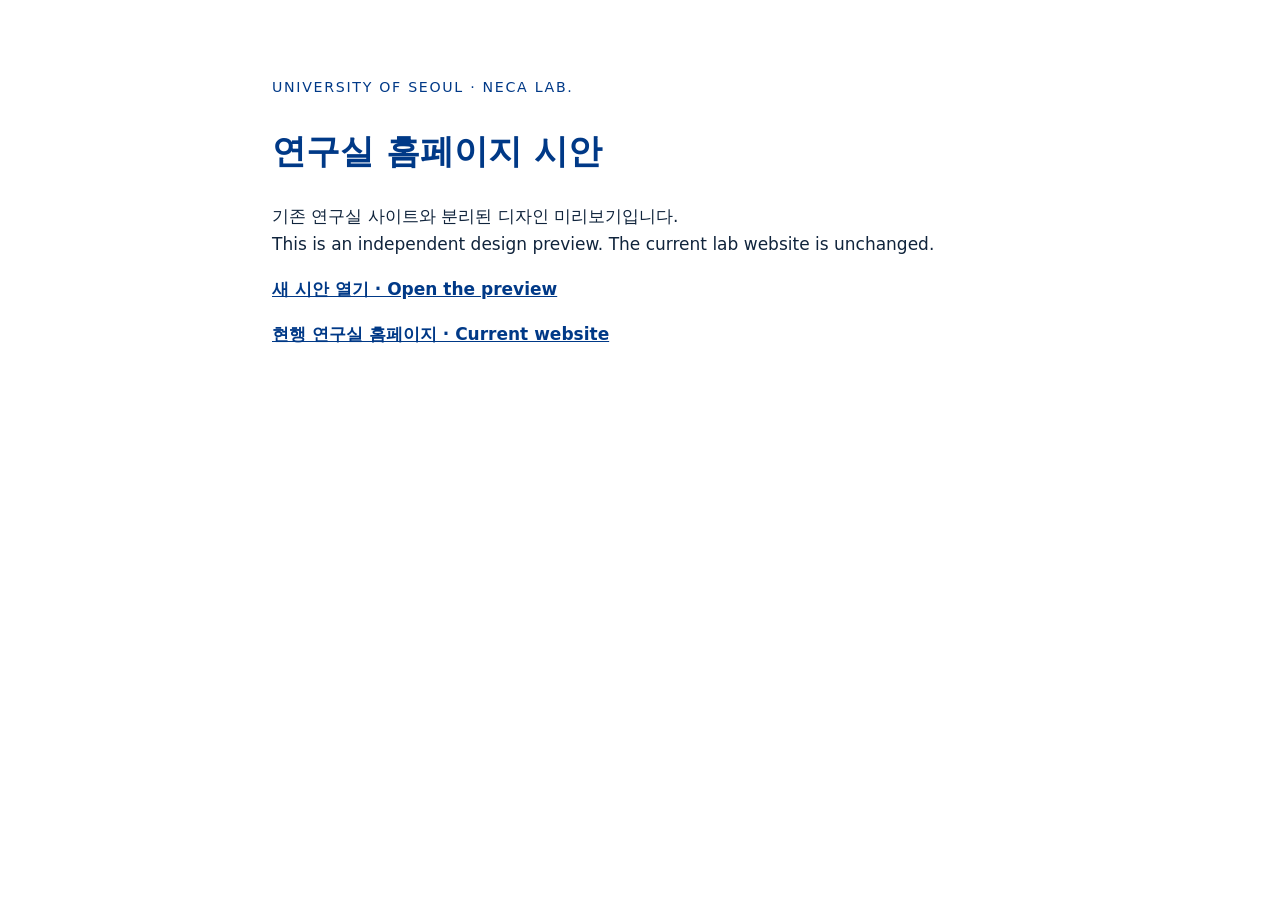
<file: index.html>
<!doctype html><html lang="ko"><meta charset="utf-8"><meta name="viewport" content="width=device-width,initial-scale=1"><meta name="robots" content="noindex,nofollow,noarchive"><title>NECA Lab. · Design Preview</title><style>body{font:17px/1.65 system-ui,sans-serif;color:#10243c;max-width:46rem;margin:8vh auto;padding:0 1.3rem}small{color:#003987;letter-spacing:.12em}h1{color:#003987}a{color:#003987;font-weight:650}</style><main><small>UNIVERSITY OF SEOUL · NECA LAB.</small><h1>연구실 홈페이지 시안</h1><p>기존 연구실 사이트와 분리된 디자인 미리보기입니다.<br><span lang="en">This is an independent design preview. The current lab website is unchanged.</span></p><p><a href="preview/index.html">새 시안 열기 · Open the preview</a></p><p><a href="https://sites.google.com/view/necalab/home">현행 연구실 홈페이지 · Current website</a></p></main></html>
</file>
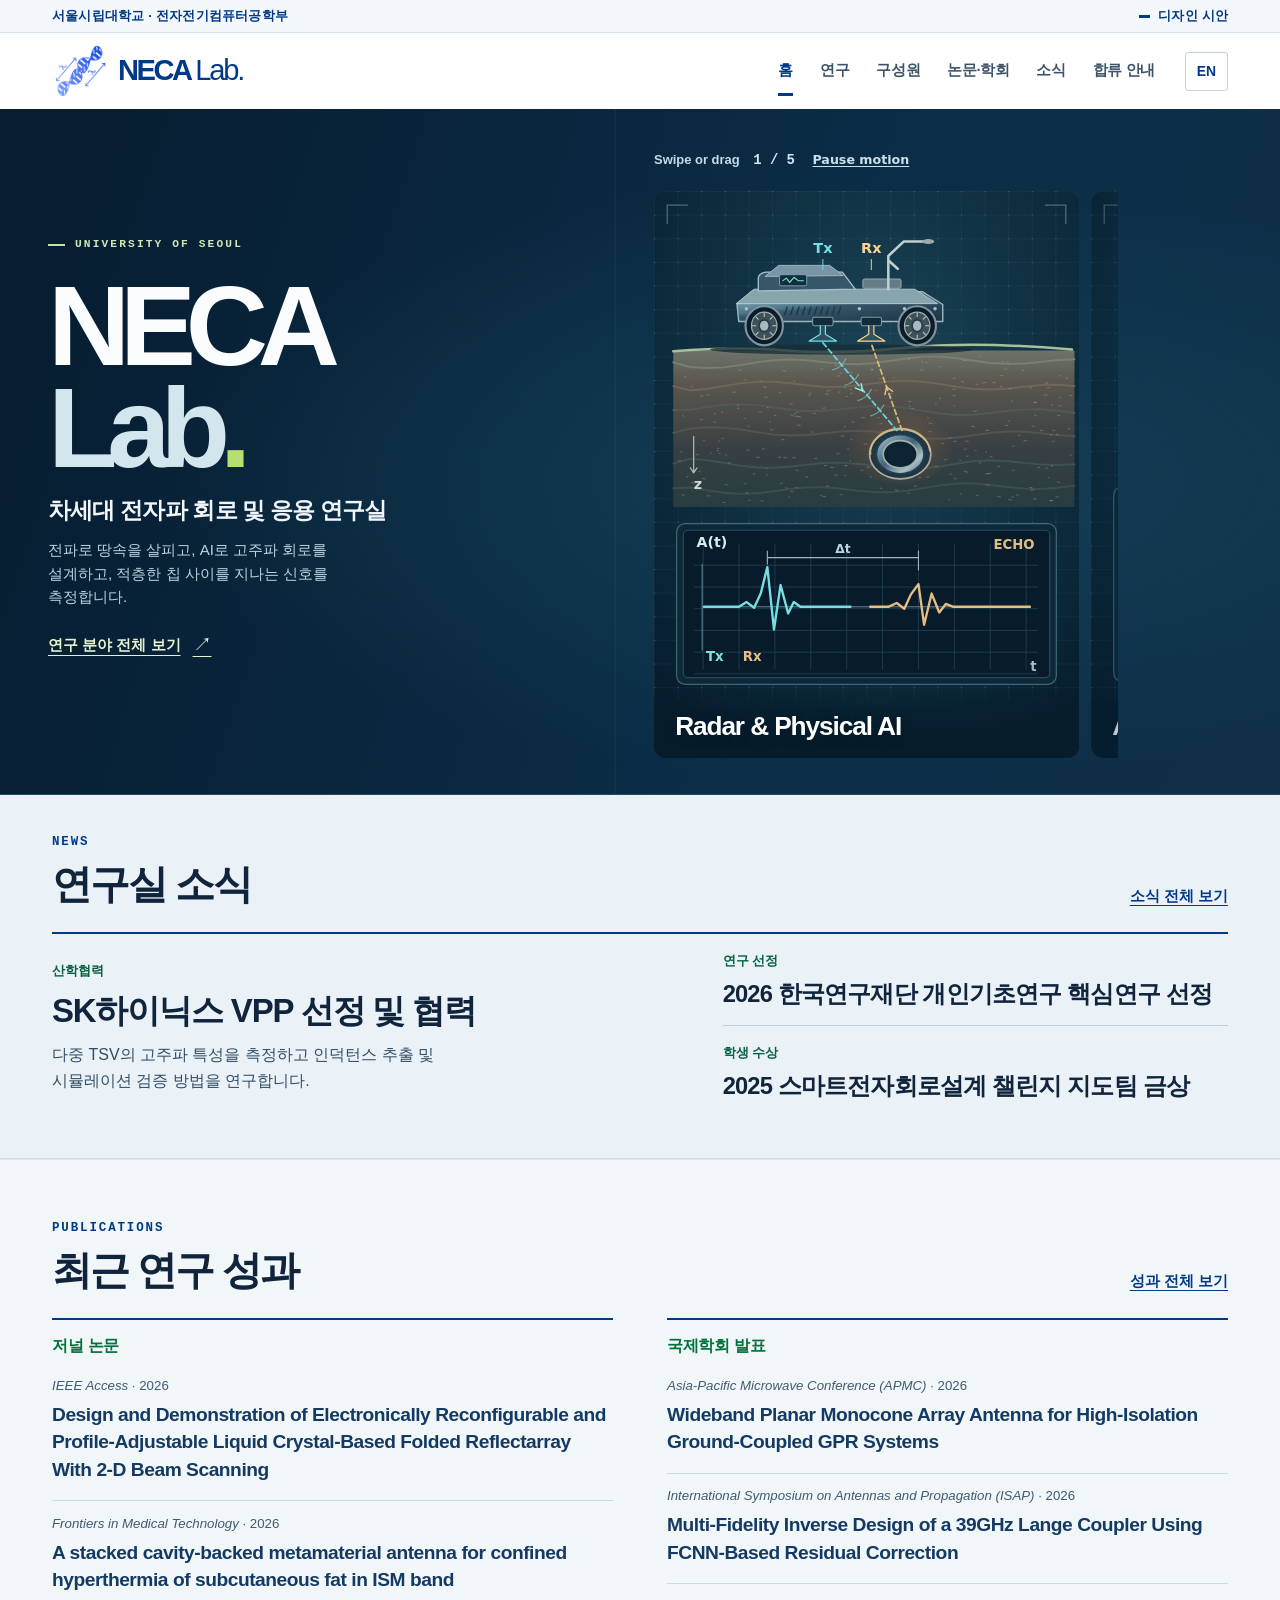
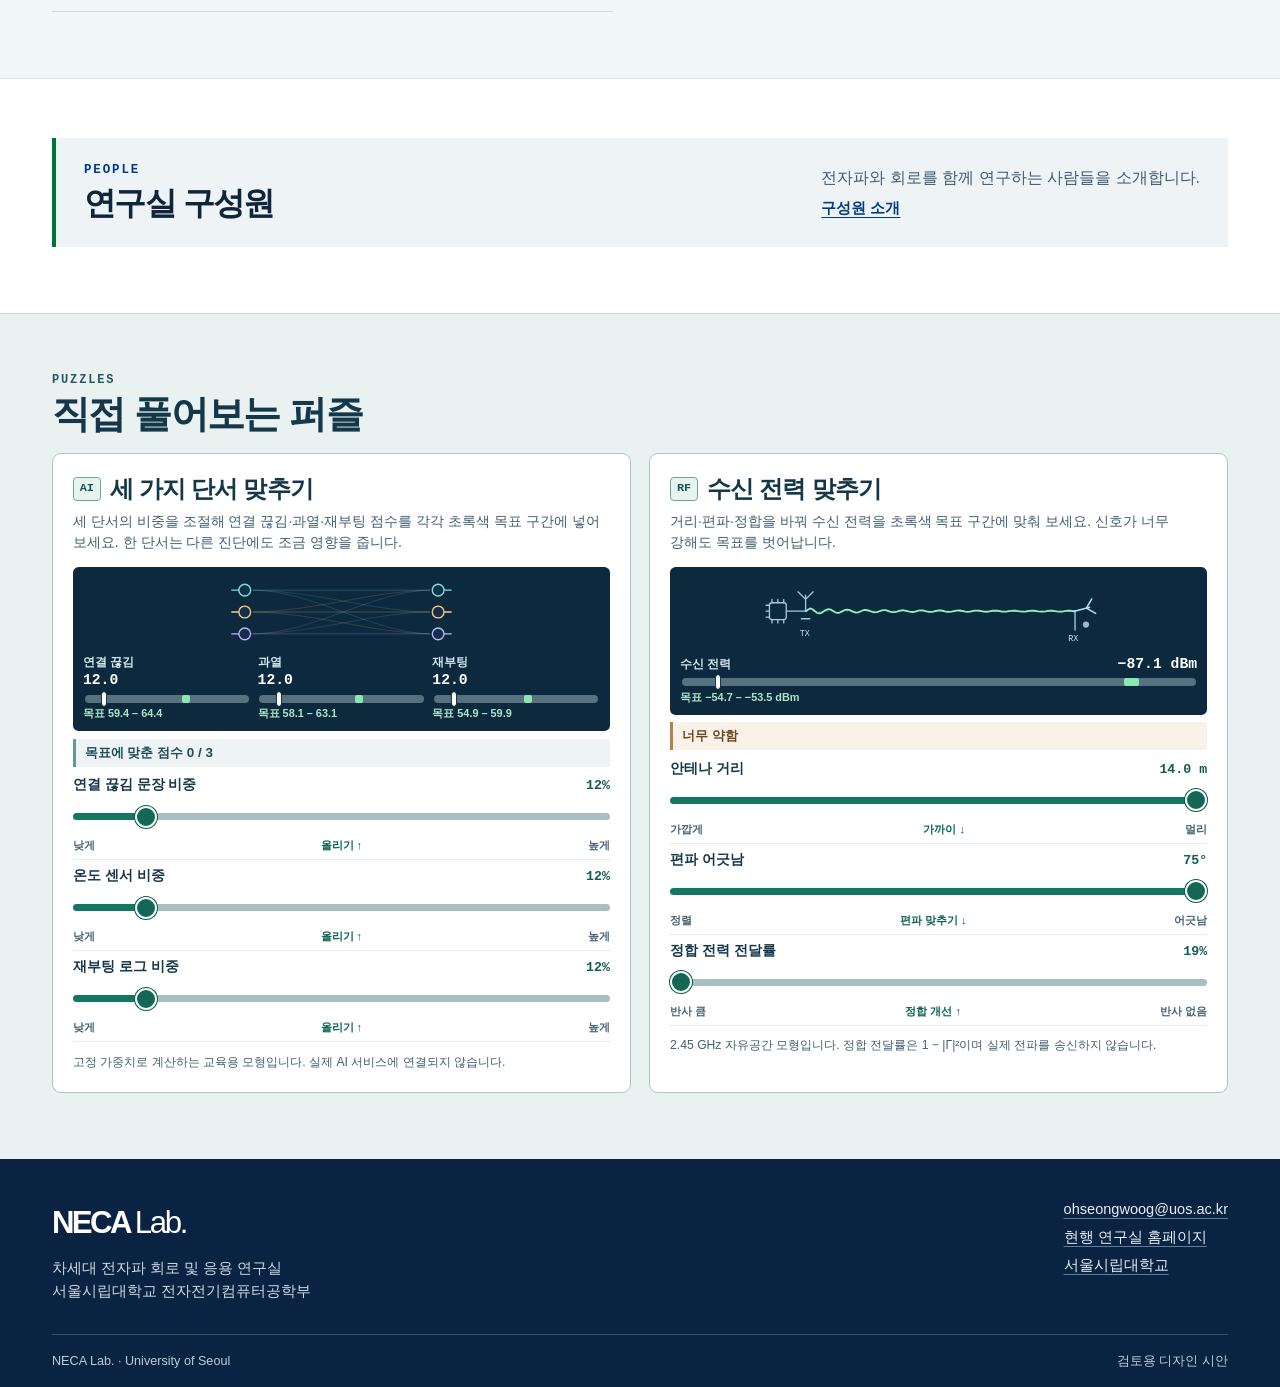
<file: preview/index.html>
<!doctype html><html lang="ko"><head><meta charset="utf-8"><meta name="viewport" content="width=device-width,initial-scale=1"><meta name="robots" content="noindex,nofollow,noarchive"><meta name="referrer" content="strict-origin-when-cross-origin"><meta name="theme-color" content="#003987"><meta name="description" content="서울시립대학교 차세대 전자파 회로 및 응용 연구실 | NECA Lab., University of Seoul."><title>NECA Lab. · 홈 / Home</title><link href="assets/site.css?v=3" rel="stylesheet"><script defer src="assets/site.js?v=3"></script><link href="assets/visual-deck.css?v=2bc188486" rel="stylesheet"><script defer src="assets/visual-deck.js?v=87546adae"></script><link href="assets/home.css?v=645af68f7" rel="stylesheet"><link href="assets/micro-labs.css?v=ef7e87cfd" rel="stylesheet"><script defer src="assets/micro-labs.js?v=e7e4e7fef"></script></head>
<body data-page="index"><a class="skip" href="#main"><span class="ko" lang="ko">본문 바로가기</span><span class="en" lang="en">Skip to content</span></a><header><div class="top"><div class="wrap"><span><span class="ko" lang="ko">서울시립대학교 · 전자전기컴퓨터공학부</span><span class="en" lang="en">University of Seoul · School of Electrical and Computer Engineering</span></span><span class="preview"><i></i><span class="ko" lang="ko">디자인 시안</span><span class="en" lang="en">Design preview</span></span></div></div><div class="bar wrap"><a class="brand" href="index.html" aria-label="NECA Lab. Home"><img class="brand-mark" src="assets/neca-logo.png" alt="NECA Lab." decoding="async" fetchpriority="high"><span class="brand-word">NECA <span>Lab.</span></span></a><nav id="navigation" aria-label="메인 메뉴 / Main menu"><a href="index.html" aria-current="page"><span class="ko" lang="ko">홈</span><span class="en" lang="en">Home</span></a><a href="research.html"><span class="ko" lang="ko">연구</span><span class="en" lang="en">Research</span></a><a href="people.html"><span class="ko" lang="ko">구성원</span><span class="en" lang="en">People</span></a><a href="publications.html"><span class="ko" lang="ko">논문·학회</span><span class="en" lang="en">Publications</span></a><a href="news.html"><span class="ko" lang="ko">소식</span><span class="en" lang="en">News</span></a><a href="join.html"><span class="ko" lang="ko">합류 안내</span><span class="en" lang="en">Join</span></a></nav><div class="nav-controls"><button type="button" id="language" hidden><span class="ko" lang="en">EN</span><span class="en" lang="ko">한국어</span></button><button type="button" class="hamb" id="menu-trigger" aria-expanded="false" aria-controls="navigation" aria-label="메뉴 / Menu" hidden><span></span><span></span></button></div></div></header><main id="main"><section class="hero"><div class="hero-inner wrap"><div class="hero-copy"><span class="eyebrow">UNIVERSITY OF SEOUL</span><h1 class="hero-wordmark" lang="en" aria-label="NECA Lab."><span class="word">NECA</span><span class="lab"> Lab<span class="term">.</span></span></h1><p class="hero-fullname"><span class="ko" lang="ko">차세대 전자파 회로 및 응용 연구실</span><span class="en" lang="en">Next-generation Electromagnetic Circuits and Applications Lab</span></p><p class="hero-story"><span class="ko" lang="ko">전파로 땅속을 살피고, AI로 고주파 회로를 설계하고, 적층한 칩 사이를 지나는 신호를 측정합니다.</span><span class="en" lang="en">We use radar to see below ground, AI to design radio-frequency circuits, and measurements to trace signals between stacked chips.</span></p><a class="hero-research-link" href="research.html"><span class="ko" lang="ko">연구 분야 전체 보기</span><span class="en" lang="en">Explore all research</span> <b aria-hidden="true">↗</b></a></div><div class="hero-gallery" id="research-areas" lang="en"><div class="visual-deck vd-portrait" style="--vd-card-total:5" data-deck data-visual-deck lang="en" role="region" aria-roledescription="carousel" aria-label="Research gallery"><div class="vd-controls" hidden><span class="vd-hint" aria-hidden="true">Swipe or drag</span><span class="vd-index" data-deck-index aria-live="polite" aria-atomic="true"></span><button type="button" data-vd-motion aria-pressed="false">Pause motion</button></div><div class="vd-track" data-deck-track id="visual-focus-track" tabindex="0" aria-keyshortcuts="ArrowLeft ArrowRight Home End Enter Space" aria-label="Research fields. Swipe, scroll sideways or drag to browse. Use the left and right arrow keys, Home or End. Press Enter for the selected field."><article class="vd-card" data-deck-card id="radar" data-field="radar"><button type="button" class="vd-card-button" data-vd-open aria-expanded="false" aria-controls="visual-focus-radar-detail" aria-label="Radar &amp; Physical AI: show explanation"><span class="vd-art"><img src="assets/portrait-radar.svg?v=39730e96e" alt="" draggable="false" width="450" height="600" decoding="async" fetchpriority='high'><svg class="vd-overlay" viewBox="0 0 450 600" preserveAspectRatio="xMidYMin meet" aria-hidden="true" focusable="false"><g transform="translate(-3 4) scale(.90)"><path d="M253 305a42 34 0 0 1 81-5" fill="none" stroke="#ffe98a" stroke-width="4" stroke-linecap="round" stroke-linejoin="round" class="art-fx accent-echo" /><path d="M202 174L289 277" fill="none" stroke="#beffff" stroke-width="6" stroke-linecap="round" stroke-linejoin="round" class="art-fx flow-first radar-down" pathLength="1" stroke-dasharray=".07 .93" /><path d="M295 277L259 175" fill="none" stroke="#ffdd90" stroke-width="6" stroke-linecap="round" stroke-linejoin="round" class="art-fx flow-late radar-return" pathLength="1" stroke-dasharray=".07 .93" /></g><path d="M229 440h19l9-4 8 6 7-15 8-11 6 43 8-33 8 20 7-9 8 3h81" fill="none" stroke="#fff1aa" stroke-width="3.4" stroke-linecap="round" stroke-linejoin="round" class="art-fx draw-end radar-read" pathLength="1" stroke-dasharray="1" /></svg></span><span class="vd-heading">Radar &amp; Physical AI</span></button></article><article class="vd-card" data-deck-card id="rf-design" data-field="rf-design"><button type="button" class="vd-card-button" data-vd-open aria-expanded="false" aria-controls="visual-focus-rf-design-detail" aria-label="AI for RF Design: show explanation"><span class="vd-art"><img src="assets/portrait-rf-design.svg?v=ebf7a358c" alt="" draggable="false" width="450" height="600" decoding="async" loading='lazy'><svg class="vd-overlay" viewBox="0 0 450 600" preserveAspectRatio="xMidYMin meet" aria-hidden="true" focusable="false"><g transform="translate(-10 -37) scale(.94)"><path d="M123.1,186L147.8,179.5L188.2,185.2L349.5,142.8L358.7,124.1L385.4,117.1" fill="none" stroke="#fff1a8" stroke-width="5.5" stroke-linecap="round" stroke-linejoin="round" class="art-fx flow-middle rf-field" pathLength="1" stroke-dasharray=".07 .93" /><path d="M176.8,247.3L201.6,240.8L212.7,213.2L374,170.8L412.5,185.4L439.2,178.4" fill="none" stroke="#fff1a8" stroke-width="5.5" stroke-linecap="round" stroke-linejoin="round" class="art-fx flow-middle rf-field" pathLength="1" stroke-dasharray=".07 .93" /></g><path d="M53 458C108 458 130 452 150 428S192 399 216 405 255 427 278 449 330 458 399 458" fill="none" stroke="#dbb888" stroke-width="3" stroke-linecap="round" stroke-linejoin="round" class="art-fx draw-first rf-candidate-1" pathLength="1" stroke-dasharray="1" /><path d="M53 458C104 458 135 450 158 417S201 381 230 389 263 416 284 447 337 458 399 458" fill="none" stroke="#b8d4cb" stroke-width="3" stroke-linecap="round" stroke-linejoin="round" class="art-fx draw-middle rf-candidate-2" pathLength="1" stroke-dasharray="1" /><path d="M53 458C107 458 142 451 161 414S207 369 234 382 267 412 288 444 339 458 399 458" fill="none" stroke="#8ffbe6" stroke-width="3" stroke-linecap="round" stroke-linejoin="round" class="art-fx draw-end rf-candidate-3" pathLength="1" stroke-dasharray="1" /></svg></span><span class="vd-heading">AI for RF Design</span></button></article><article class="vd-card" data-deck-card id="interconnects" data-field="interconnects"><button type="button" class="vd-card-button" data-vd-open aria-expanded="false" aria-controls="visual-focus-interconnects-detail" aria-label="3D Chip Interconnects: show explanation"><span class="vd-art"><img src="assets/portrait-interconnects.svg?v=af1bbf6ae" alt="" draggable="false" width="450" height="600" decoding="async" loading='lazy'><svg class="vd-overlay" viewBox="0 0 450 600" preserveAspectRatio="xMidYMin meet" aria-hidden="true" focusable="false"><g transform="translate(-24 -31) scale(1.015)"><path d="M256.9,250.2V322.2" fill="none" stroke="#ffe0a0" stroke-width="4" stroke-linecap="round" stroke-linejoin="round" class="art-fx flow-middle chip-through" pathLength="1" stroke-dasharray=".07 .93" /><path d="M316.3,292.2q-8 6 0 11" fill="none" stroke="#a6f3ee" stroke-width="3" stroke-linecap="round" stroke-linejoin="round" class="art-fx accent-echo" /><path d="M256.9,173.2V245.2" fill="none" stroke="#ffe0a0" stroke-width="4" stroke-linecap="round" stroke-linejoin="round" class="art-fx flow-middle chip-through" pathLength="1" stroke-dasharray=".07 .93" /><path d="M316.3,215.2q-8 6 0 11" fill="none" stroke="#a6f3ee" stroke-width="3" stroke-linecap="round" stroke-linejoin="round" class="art-fx accent-echo" /><path d="M256.9,96.2V168.2" fill="none" stroke="#ffe0a0" stroke-width="4" stroke-linecap="round" stroke-linejoin="round" class="art-fx flow-first chip-through" pathLength="1" stroke-dasharray=".07 .93" /><path d="M316.3,138.2q-8 6 0 11" fill="none" stroke="#a6f3ee" stroke-width="3" stroke-linecap="round" stroke-linejoin="round" class="art-fx accent-echo" /></g><path d="M54 425H108Q122 425 133 412L155 386Q163 377 176 377H396" fill="none" stroke="#ffdf98" stroke-width="3.4" stroke-linecap="round" stroke-linejoin="round" class="art-fx draw-middle chip-drive" pathLength="1" stroke-dasharray="1" /><path d="M54 463H110Q123 463 135 450T157 438Q165 438 178 449T207 463H396" fill="none" stroke="#a1fff4" stroke-width="3.3" stroke-linecap="round" stroke-linejoin="round" class="art-fx draw-end chip-couple" pathLength="1" stroke-dasharray="1" /></svg></span><span class="vd-heading">3D Chip Interconnects</span></button></article><article class="vd-card" data-deck-card id="plasma" data-field="plasma"><button type="button" class="vd-card-button" data-vd-open aria-expanded="false" aria-controls="visual-focus-plasma-detail" aria-label="RF for Fusion Plasmas: show explanation"><span class="vd-art"><img src="assets/portrait-plasma.svg?v=10148c636" alt="" draggable="false" width="450" height="600" decoding="async" loading='lazy'><svg class="vd-overlay" viewBox="0 0 450 600" preserveAspectRatio="xMidYMin meet" aria-hidden="true" focusable="false"><g transform="translate(0 45)"><path d="M379 402V365Q379 351 378 339L372 258 357 215 350 183" fill="none" stroke="#ffe69c" stroke-width="5" stroke-linecap="round" stroke-linejoin="round" class="art-fx flow-first plasma-feed" pathLength="1" stroke-dasharray=".07 .93" /></g><g transform="translate(-52 41) scale(.86)"><path d="M476 189Q462 202 476 215" fill="none" stroke="#ffdf90" stroke-width="3.1" stroke-linecap="round" stroke-linejoin="round" class="art-fx wave-1" /><path d="M465 181Q451 202 465 223" fill="none" stroke="#ffdf90" stroke-width="3.1" stroke-linecap="round" stroke-linejoin="round" class="art-fx wave-2" /><path d="M453 174Q439 202 453 230" fill="none" stroke="#ffdf90" stroke-width="3.1" stroke-linecap="round" stroke-linejoin="round" class="art-fx wave-3" /><path d="M441 171Q427 202 441 233" fill="none" stroke="#ffdf90" stroke-width="3.1" stroke-linecap="round" stroke-linejoin="round" class="art-fx wave-4" /></g></svg></span><span class="vd-heading">RF for Fusion Plasmas</span></button></article><article class="vd-card" data-deck-card id="grounded-ai" data-field="grounded-ai"><button type="button" class="vd-card-button" data-vd-open aria-expanded="false" aria-controls="visual-focus-grounded-ai-detail" aria-label="Evidence-Grounded AI: show explanation"><span class="vd-art"><img src="assets/portrait-grounded-ai.svg?v=8f47307bd" alt="" draggable="false" width="450" height="600" decoding="async" loading='lazy'><svg class="vd-overlay" viewBox="0 0 450 600" preserveAspectRatio="xMidYMin meet" aria-hidden="true" focusable="false"><g transform="translate(-22 7) scale(.90)"><polygon points="76.6,196.5 274.6,168.7 279.7,207.7 81.7,235.5" fill="#d2ff77" stroke="#c2e56a" stroke-width="2" stroke-linejoin="round" class="art-fx accent-source" /><path d="M91.2,206.6L246.2,184.9" fill="none" stroke="#28643f" stroke-width="2" stroke-linecap="round" stroke-linejoin="round" class="art-fx accent-source" /><path d="M92.2,214.6L261.2,191" fill="none" stroke="#28643f" stroke-width="2" stroke-linecap="round" stroke-linejoin="round" class="art-fx accent-source" /><path d="M93.2,222.6L225.2,204.2" fill="none" stroke="#28643f" stroke-width="2" stroke-linecap="round" stroke-linejoin="round" class="art-fx accent-source" /></g><path d="M350 95L345 107 317 121 312 160" fill="none" stroke="#9aebed" stroke-width="3.4" stroke-linecap="round" stroke-linejoin="round" class="art-fx flow-first ai-query" pathLength="1" stroke-dasharray=".07 .93" /><path d="M242 173L268 171 312 160 367 186Q391 209 357 241L322 271 298 304" fill="none" stroke="#cdeaa5" stroke-width="3.8" stroke-linecap="round" stroke-linejoin="round" class="art-fx flow-middle ai-route" pathLength="1" stroke-dasharray=".095 .905" /><g transform="translate(-442 205) scale(1.14)"><path d="M548 210H733V264H548Z" fill="none" stroke="#b8e783" stroke-width="3" stroke-linecap="round" stroke-linejoin="round" class="art-fx draw-end ai-cite" pathLength="1" stroke-dasharray="1" /></g></svg></span><span class="vd-heading">Evidence-Grounded AI</span></button></article></div><section class="vd-panel" id="visual-focus-radar-detail" data-vd-panel hidden tabindex="-1" aria-labelledby="visual-focus-radar-detail-title"><h3 id="visual-focus-radar-detail-title" data-vd-result>A later echo stands out on the time trace.</h3><p>We use radio echoes to detect obstacles and structures below ground. We also study how mobile systems use sensing and communications to choose their next move.</p><a class="vd-reference" href="research.html#radar">Explore this research field</a><button type="button" class="vd-close" data-vd-close>Close explanation</button></section><section class="vd-panel" id="visual-focus-rf-design-detail" data-vd-panel hidden tabindex="-1" aria-labelledby="visual-focus-rf-design-detail-title"><h3 id="visual-focus-rf-design-detail-title" data-vd-result>A candidate response approaches the target.</h3><p>We start with a target frequency response and use AI to propose a passive circuit layout. We compare designs in electromagnetic simulations to make better use of computing time.</p><a class="vd-reference" href="research.html#rf-design">Explore this research field</a><button type="button" class="vd-close" data-vd-close>Close explanation</button></section><section class="vd-panel" id="visual-focus-interconnects-detail" data-vd-panel hidden tabindex="-1" aria-labelledby="visual-focus-interconnects-detail-title"><h3 id="visual-focus-interconnects-detail-title" data-vd-result>A smaller ripple appears on the neighboring via.</h3><p>Tiny vertical wires called through-silicon vias (TSVs) carry signals between stacked chips. We measure how high-frequency signals travel through them and model how nearby wires affect one another.</p><a class="vd-reference" href="research.html#interconnects">Explore this research field</a><button type="button" class="vd-close" data-vd-close>Close explanation</button></section><section class="vd-panel" id="visual-focus-plasma-detail" data-vd-panel hidden tabindex="-1" aria-labelledby="visual-focus-plasma-detail-title"><h3 id="visual-focus-plasma-detail-title" data-vd-result>Wavefronts spread into the plasma edge.</h3><p>We study antennas that launch high-power radio waves into fusion plasmas. We investigate how the antenna’s shape affects the energy transferred to the plasma.</p><a class="vd-reference" href="research.html#plasma">Explore this research field</a><button type="button" class="vd-close" data-vd-close>Close explanation</button></section><section class="vd-panel" id="visual-focus-grounded-ai-detail" data-vd-panel hidden tabindex="-1" aria-labelledby="visual-focus-grounded-ai-detail-title"><h3 id="visual-focus-grounded-ai-detail-title" data-vd-result>The same citation appears beside the answer.</h3><p>We study how AI can find the rules and guidance relevant to a question. Showing the supporting passage alongside the answer lets people check it for themselves.</p><a class="vd-reference" href="research.html#grounded-ai">Explore this research field</a><button type="button" class="vd-close" data-vd-close>Close explanation</button></section><noscript><details class="vd-static"><summary>Radar &amp; Physical AI</summary><p>We use radio echoes to detect obstacles and structures below ground. We also study how mobile systems use sensing and communications to choose their next move.</p><a class="vd-reference" href="research.html#radar">Explore this research field</a></details><details class="vd-static"><summary>AI for RF Design</summary><p>We start with a target frequency response and use AI to propose a passive circuit layout. We compare designs in electromagnetic simulations to make better use of computing time.</p><a class="vd-reference" href="research.html#rf-design">Explore this research field</a></details><details class="vd-static"><summary>3D Chip Interconnects</summary><p>Tiny vertical wires called through-silicon vias (TSVs) carry signals between stacked chips. We measure how high-frequency signals travel through them and model how nearby wires affect one another.</p><a class="vd-reference" href="research.html#interconnects">Explore this research field</a></details><details class="vd-static"><summary>RF for Fusion Plasmas</summary><p>We study antennas that launch high-power radio waves into fusion plasmas. We investigate how the antenna’s shape affects the energy transferred to the plasma.</p><a class="vd-reference" href="research.html#plasma">Explore this research field</a></details><details class="vd-static"><summary>Evidence-Grounded AI</summary><p>We study how AI can find the rules and guidance relevant to a question. Showing the supporting passage alongside the answer lets people check it for themselves.</p><a class="vd-reference" href="research.html#grounded-ai">Explore this research field</a></details></noscript></div></div></div></section><section class="bulletin" id="lab-news"><div class="wrap section"><div class="sect-head"><div><span class="eyebrow">NEWS</span><h2><span class="ko" lang="ko">연구실 소식</span><span class="en" lang="en">Lab news</span></h2></div><a class="text-link" href="news.html"><span class="ko" lang="ko">소식 전체 보기</span><span class="en" lang="en">All lab news</span></a></div><div class="bulletin-layout"><article class="bulletin-item lead"><span class="news-kicker"><span class="ko" lang="ko">산학협력</span><span class="en" lang="en">Industry collaboration</span></span><h3><a href="news.html#sk-hynix-vpp"><span class="ko" lang="ko">SK하이닉스 VPP 선정 및 협력</span><span class="en" lang="en">SK hynix Visiting Partners Professor collaboration</span></a></h3><p><span class="ko" lang="ko">다중 TSV의 고주파 특성을 측정하고 인덕턴스 추출 및 시뮬레이션 검증 방법을 연구합니다.</span><span class="en" lang="en">The collaboration investigates RF characterization of multi-TSV structures, inductance extraction, and simulation validation.</span></p></article><div class="bulletin-more"><article class="bulletin-item"><span class="news-kicker"><span class="ko" lang="ko">연구 선정</span><span class="en" lang="en">Research award</span></span><h3><a href="news.html#nrf-2026"><span class="ko" lang="ko">2026 한국연구재단 개인기초연구 핵심연구 선정</span><span class="en" lang="en">National Research Foundation of Korea award</span></a></h3></article><article class="bulletin-item"><span class="news-kicker"><span class="ko" lang="ko">학생 수상</span><span class="en" lang="en">Student award</span></span><h3><a href="news.html#idec-2025"><span class="ko" lang="ko">2025 스마트전자회로설계 챌린지 지도팀 금상</span><span class="en" lang="en">Gold award at the 2025 Smart Circuit Design Challenge</span></a></h3></article></div></div></div></section><section class="tint" id="recent-outputs"><div class="wrap section"><div class="sect-head"><div><span class="eyebrow">PUBLICATIONS</span><h2><span class="ko" lang="ko">최근 연구 성과</span><span class="en" lang="en">Recent research outputs</span></h2></div><a class="text-link" href="publications.html"><span class="ko" lang="ko">성과 전체 보기</span><span class="en" lang="en">All publications</span></a></div><div class="output-grid"><div class="output-group"><h3><span class="ko" lang="ko">저널 논문</span><span class="en" lang="en">Peer-reviewed journals</span></h3><ul><li data-kind="journal"><span class="output-meta"><i lang="en">IEEE Access</i> · 2026</span><h4 lang="en"><a href="publications.html#journal-1">Design and Demonstration of Electronically Reconfigurable and Profile-Adjustable Liquid Crystal-Based Folded Reflectarray With 2-D Beam Scanning</a></h4></li><li data-kind="journal"><span class="output-meta"><i lang="en">Frontiers in Medical Technology</i> · 2026</span><h4 lang="en"><a href="publications.html#journal-2">A stacked cavity-backed metamaterial antenna for confined hyperthermia of subcutaneous fat in ISM band</a></h4></li></ul></div><div class="output-group"><h3><span class="ko" lang="ko">국제학회 발표</span><span class="en" lang="en">International conference presentations</span></h3><ul><li data-kind="conference"><span class="output-meta"><i lang="en">Asia-Pacific Microwave Conference (APMC)</i> · 2026</span><h4 lang="en"><a href="publications.html#conference-1">Wideband Planar Monocone Array Antenna for High-Isolation Ground-Coupled GPR Systems</a></h4></li><li data-kind="conference"><span class="output-meta"><i lang="en">International Symposium on Antennas and Propagation (ISAP)</i> · 2026</span><h4 lang="en"><a href="publications.html#conference-2">Multi-Fidelity Inverse Design of a 39GHz Lange Coupler Using FCNN-Based Residual Correction</a></h4></li></ul></div></div></div></section><section class="section wrap"><div class="team-strip"><div><span class="eyebrow">PEOPLE</span><h2><span class="ko" lang="ko">연구실 구성원</span><span class="en" lang="en">Meet the team</span></h2></div><div><p><span class="ko" lang="ko">전자파와 회로를 함께 연구하는 사람들을 소개합니다.</span><span class="en" lang="en">Meet the people studying electromagnetic waves and circuits together.</span></p><a class="text-link" href="people.html"><span class="ko" lang="ko">구성원 소개</span><span class="en" lang="en">Browse people</span></a></div></div></section><section class="micro-puzzles" id="hands-on" aria-labelledby="puzzles-title"><div class="wrap section"><header class="puzzles-heading"><p>PUZZLES</p><h2 id="puzzles-title"><span class="ko" lang="ko">직접 풀어보는 퍼즐</span><span class="en" lang="en">Hands-on puzzles</span></h2></header><div class="puzzles-grid"><article class="micro-card puzzle-card" data-lab="ai" id="lab-ai" aria-labelledby="lab-ai-title"><span id="puzzle-ai" class="micro-alias" aria-hidden="true"></span>
<header class="puzzle-card-head"><span class="puzzle-badge">AI</span><h3 id="lab-ai-title"><span class="ko" lang="ko">세 가지 단서 맞추기</span><span class="en" lang="en">Balance three clues</span></h3></header>
<p class="puzzle-help" id="lab-ai-help"><span class="ko" lang="ko">세 단서의 비중을 조절해 연결 끊김·과열·재부팅 점수를 각각 초록색 목표 구간에 넣어 보세요. 한 단서는 다른 진단에도 조금 영향을 줍니다.</span><span class="en" lang="en">Adjust the three clues until the Wi-Fi fault, overheating and reboot scores land in their green bands. Each clue also nudges the other two scores.</span></p>
<div class="puzzle-stage"><svg class="puzzle-diagram puzzle-ai-plot" viewBox="0 0 282 88" aria-hidden="true"><path data-channel="0" data-main="1" d="M36 18C104 18 183 18 246 18" stroke="#7fe2db" stroke-linecap="round" fill="none"/><path data-channel="0" data-main="0" d="M36 18C104 18 183 44 246 44" stroke="#7fe2db" stroke-linecap="round" fill="none"/><path data-channel="0" data-main="0" d="M36 18C104 18 183 70 246 70" stroke="#7fe2db" stroke-linecap="round" fill="none"/><path data-channel="1" data-main="0" d="M36 44C104 44 183 18 246 18" stroke="#ffc788" stroke-linecap="round" fill="none"/><path data-channel="1" data-main="1" d="M36 44C104 44 183 44 246 44" stroke="#ffc788" stroke-linecap="round" fill="none"/><path data-channel="1" data-main="0" d="M36 44C104 44 183 70 246 70" stroke="#ffc788" stroke-linecap="round" fill="none"/><path data-channel="2" data-main="0" d="M36 70C104 70 183 18 246 18" stroke="#c3b2ff" stroke-linecap="round" fill="none"/><path data-channel="2" data-main="0" d="M36 70C104 70 183 44 246 44" stroke="#c3b2ff" stroke-linecap="round" fill="none"/><path data-channel="2" data-main="1" d="M36 70C104 70 183 70 246 70" stroke="#c3b2ff" stroke-linecap="round" fill="none"/><g stroke="#7fe2db" stroke-width="1.6" fill="#123149"><circle cx="26" cy="18" r="7"/><circle cx="256" cy="18" r="7"/><path d="M10 18h9m244 0h9"/></g><g stroke="#ffc788" stroke-width="1.6" fill="#123149"><circle cx="26" cy="44" r="7"/><circle cx="256" cy="44" r="7"/><path d="M10 44h9m244 0h9"/></g><g stroke="#c3b2ff" stroke-width="1.6" fill="#123149"><circle cx="26" cy="70" r="7"/><circle cx="256" cy="70" r="7"/><path d="M10 70h9m244 0h9"/></g></svg><div class="puzzle-score-grid"><div class="puzzle-score"><span><span class="ko" lang="ko">연결 끊김</span><span class="en" lang="en">Wi-Fi fault</span></span><strong data-score="text">—</strong><div class="puzzle-track" aria-hidden="true" data-track="text"><span data-target="text"></span><i data-marker="text"></i></div><span class="puzzle-target-label" data-band="text">—</span></div><div class="puzzle-score"><span><span class="ko" lang="ko">과열</span><span class="en" lang="en">Overheating</span></span><strong data-score="sensor">—</strong><div class="puzzle-track" aria-hidden="true" data-track="sensor"><span data-target="sensor"></span><i data-marker="sensor"></i></div><span class="puzzle-target-label" data-band="sensor">—</span></div><div class="puzzle-score"><span><span class="ko" lang="ko">재부팅</span><span class="en" lang="en">Reboot fault</span></span><strong data-score="log">—</strong><div class="puzzle-track" aria-hidden="true" data-track="log"><span data-target="log"></span><i data-marker="log"></i></div><span class="puzzle-target-label" data-band="log">—</span></div></div></div>
<p class="puzzle-outcome" data-outcome role="status" aria-live="polite" aria-atomic="true"></p><div class="puzzle-knobs"><div class="puzzle-knob"><div class="puzzle-knob-line"><label for="lab-ai-text"><span class="ko" lang="ko">연결 끊김 문장 비중</span><span class="en" lang="en">Wi-Fi report weight</span></label><output data-knob-value="text" for="lab-ai-text" aria-hidden="true"></output></div><input id="lab-ai-text" data-knob="text" type="range" min="0" max="100" step="1" value="12" aria-describedby="lab-ai-help" disabled><div class="puzzle-knob-scale"><span><span class="ko" lang="ko">낮게</span><span class="en" lang="en">Low</span></span><span data-knob-hint="text"></span><span><span class="ko" lang="ko">높게</span><span class="en" lang="en">High</span></span></div></div><div class="puzzle-knob"><div class="puzzle-knob-line"><label for="lab-ai-sensor"><span class="ko" lang="ko">온도 센서 비중</span><span class="en" lang="en">Thermal sensor weight</span></label><output data-knob-value="sensor" for="lab-ai-sensor" aria-hidden="true"></output></div><input id="lab-ai-sensor" data-knob="sensor" type="range" min="0" max="100" step="1" value="12" aria-describedby="lab-ai-help" disabled><div class="puzzle-knob-scale"><span><span class="ko" lang="ko">낮게</span><span class="en" lang="en">Low</span></span><span data-knob-hint="sensor"></span><span><span class="ko" lang="ko">높게</span><span class="en" lang="en">High</span></span></div></div><div class="puzzle-knob"><div class="puzzle-knob-line"><label for="lab-ai-log"><span class="ko" lang="ko">재부팅 로그 비중</span><span class="en" lang="en">Reboot log weight</span></label><output data-knob-value="log" for="lab-ai-log" aria-hidden="true"></output></div><input id="lab-ai-log" data-knob="log" type="range" min="0" max="100" step="1" value="12" aria-describedby="lab-ai-help" disabled><div class="puzzle-knob-scale"><span><span class="ko" lang="ko">낮게</span><span class="en" lang="en">Low</span></span><span data-knob-hint="log"></span><span><span class="ko" lang="ko">높게</span><span class="en" lang="en">High</span></span></div></div></div>
<p class="puzzle-note"><span class="ko" lang="ko">고정 가중치로 계산하는 교육용 모형입니다. 실제 AI 서비스에 연결되지 않습니다.</span><span class="en" lang="en">A fixed-weight teaching model. It does not connect to an AI service.</span></p></article><article class="micro-card puzzle-card" data-lab="rf" id="lab-rf" aria-labelledby="lab-rf-title"><span id="puzzle-rf" class="micro-alias" aria-hidden="true"></span>
<header class="puzzle-card-head"><span class="puzzle-badge">RF</span><h3 id="lab-rf-title"><span class="ko" lang="ko">수신 전력 맞추기</span><span class="en" lang="en">Tune the radio link</span></h3></header>
<p class="puzzle-help" id="lab-rf-help"><span class="ko" lang="ko">거리·편파·정합을 바꿔 수신 전력을 초록색 목표 구간에 맞춰 보세요. 신호가 너무 강해도 목표를 벗어납니다.</span><span class="en" lang="en">Adjust distance, polarization and matching until the receive power lands in the green target band. A signal can also be too strong.</span></p>
<div class="puzzle-stage"><svg class="puzzle-diagram puzzle-rf-plot" viewBox="0 0 420 88" aria-hidden="true"><g stroke="#a2c9df" stroke-width="1.55" fill="none" stroke-linecap="round" stroke-linejoin="round"><rect x="9" y="33" width="20" height="20" rx="3"/><path d="M12 29v4m7-4v4m7-4v4m-14 20v4m7-4v4m7-4v4m-21-21h4m-4 7h4m-4 7h4m20-7h23m0 0V24m0 5-9-9m9 9 9-9m-14 32h10"/></g><path d="M52 43H380" stroke="#47657b" stroke-dasharray="3 5"/><path data-wave fill="none" d="" stroke="#91f0c1" stroke-width="2.15" stroke-linejoin="round" stroke-linecap="round"/><g data-receiver transform="translate(365,0)"><path d="M0 66V44" stroke="#96c6dc" fill="none" stroke-width="1.7"/><g data-rf-axis><path d="M0 45V25m0 4-9-9m9 9 9-9" stroke="#b4e1f3" stroke-width="1.8" fill="none" stroke-linecap="round"/></g><circle data-rf-light cx="13" cy="59" r="3.7" fill="#b4e1f3"/><text x="-8" y="79" fill="#c6e4f4" font-size="10" font-family="monospace">RX</text></g><text x="45" y="72" fill="#c6e4f4" font-size="10" font-family="monospace">TX</text></svg><div class="puzzle-score puzzle-rf-score"><span><span class="ko" lang="ko">수신 전력</span><span class="en" lang="en">Receive power</span></span><strong data-score="power">—</strong><div class="puzzle-track" aria-hidden="true" data-track="power"><span data-target="power"></span><i data-marker="power"></i></div><span class="puzzle-target-label" data-band="power">—</span></div></div>
<p class="puzzle-outcome" data-outcome role="status" aria-live="polite" aria-atomic="true"></p><div class="puzzle-knobs"><div class="puzzle-knob"><div class="puzzle-knob-line"><label for="lab-rf-distance"><span class="ko" lang="ko">안테나 거리</span><span class="en" lang="en">Antenna distance</span></label><output data-knob-value="distance" for="lab-rf-distance" aria-hidden="true"></output></div><input id="lab-rf-distance" data-knob="distance" type="range" min="2" max="14" step="0.1" value="14" aria-describedby="lab-rf-help" disabled><div class="puzzle-knob-scale"><span><span class="ko" lang="ko">가깝게</span><span class="en" lang="en">Near</span></span><span data-knob-hint="distance"></span><span><span class="ko" lang="ko">멀리</span><span class="en" lang="en">Far</span></span></div></div><div class="puzzle-knob"><div class="puzzle-knob-line"><label for="lab-rf-angle"><span class="ko" lang="ko">편파 어긋남</span><span class="en" lang="en">Polarization mismatch</span></label><output data-knob-value="angle" for="lab-rf-angle" aria-hidden="true"></output></div><input id="lab-rf-angle" data-knob="angle" type="range" min="0" max="75" step="1" value="75" aria-describedby="lab-rf-help" disabled><div class="puzzle-knob-scale"><span><span class="ko" lang="ko">정렬</span><span class="en" lang="en">Aligned</span></span><span data-knob-hint="angle"></span><span><span class="ko" lang="ko">어긋남</span><span class="en" lang="en">Misaligned</span></span></div></div><div class="puzzle-knob"><div class="puzzle-knob-line"><label for="lab-rf-match"><span class="ko" lang="ko">정합 전력 전달률</span><span class="en" lang="en">Matching efficiency</span></label><output data-knob-value="match" for="lab-rf-match" aria-hidden="true"></output></div><input id="lab-rf-match" data-knob="match" type="range" min="19" max="100" step="1" value="19" aria-describedby="lab-rf-help" disabled><div class="puzzle-knob-scale"><span><span class="ko" lang="ko">반사 큼</span><span class="en" lang="en">More reflection</span></span><span data-knob-hint="match"></span><span><span class="ko" lang="ko">반사 없음</span><span class="en" lang="en">No reflection</span></span></div></div></div>
<p class="puzzle-note"><span class="ko" lang="ko">2.45 GHz 자유공간 모형입니다. 정합 전달률은 1 − |Γ|²이며 실제 전파를 송신하지 않습니다.</span><span class="en" lang="en">A 2.45 GHz free-space model. Matching efficiency is 1 − |Γ|². No radio waves are transmitted.</span></p></article></div><noscript><p><span class="ko" lang="ko">퍼즐을 풀려면 자바스크립트를 켜 주세요.</span><span class="en" lang="en">Enable JavaScript to play the puzzles.</span></p></noscript></div></section></main><footer><div class="foot-main wrap"><div><div class="foot-logo">NECA <span>Lab.</span></div><p><span class="ko" lang="ko">차세대 전자파 회로 및 응용 연구실</span><span class="en" lang="en">Next-gen. Electromagnetic Circuits and Application Lab.</span><br><span class="ko" lang="ko">서울시립대학교 전자전기컴퓨터공학부</span><span class="en" lang="en">School of Electrical and Computer Engineering, University of Seoul</span></p></div><div class="footer-links"><a href="mailto:ohseongwoog@uos.ac.kr">ohseongwoog@uos.ac.kr</a><a href="https://sites.google.com/view/necalab/home"><span class="ko" lang="ko">현행 연구실 홈페이지</span><span class="en" lang="en">Current lab website</span></a><a href="https://www.uos.ac.kr/"><span class="ko" lang="ko">서울시립대학교</span><span class="en" lang="en">University of Seoul</span></a></div></div><div class="foot-base wrap"><span>NECA Lab. · University of Seoul</span><span><span class="ko" lang="ko">검토용 디자인 시안</span><span class="en" lang="en">Website design preview</span></span></div></footer></body></html>
</file>
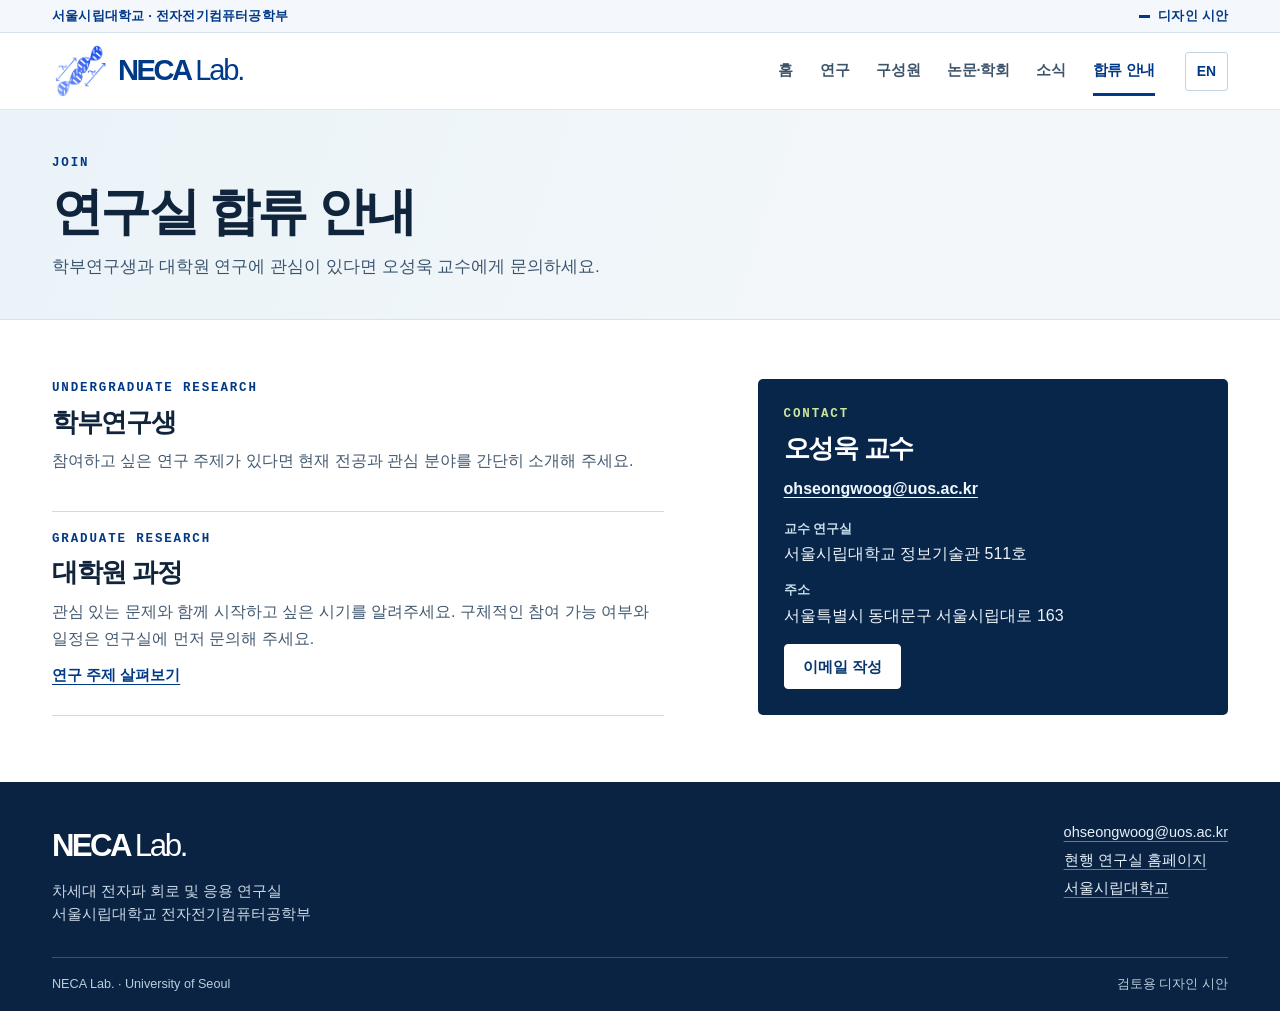
<file: preview/join.html>
<!doctype html><html lang="ko"><head><meta charset="utf-8"><meta name="viewport" content="width=device-width,initial-scale=1"><meta name="robots" content="noindex,nofollow,noarchive"><meta name="referrer" content="strict-origin-when-cross-origin"><meta name="theme-color" content="#003987"><meta name="description" content="서울시립대학교 차세대 전자파 회로 및 응용 연구실 | NECA Lab., University of Seoul."><title>NECA Lab. · 합류 안내 / Join</title><link href="assets/site.css?v=3" rel="stylesheet"><script defer src="assets/site.js?v=3"></script></head>
<body data-page="join"><a class="skip" href="#main"><span class="ko" lang="ko">본문 바로가기</span><span class="en" lang="en">Skip to content</span></a><header><div class="top"><div class="wrap"><span><span class="ko" lang="ko">서울시립대학교 · 전자전기컴퓨터공학부</span><span class="en" lang="en">University of Seoul · School of Electrical and Computer Engineering</span></span><span class="preview"><i></i><span class="ko" lang="ko">디자인 시안</span><span class="en" lang="en">Design preview</span></span></div></div><div class="bar wrap"><a class="brand" href="index.html" aria-label="NECA Lab. Home"><img class="brand-mark" src="assets/neca-logo.png" alt="NECA Lab." decoding="async" fetchpriority="high"><span class="brand-word">NECA <span>Lab.</span></span></a><nav id="navigation" aria-label="메인 메뉴 / Main menu"><a href="index.html"><span class="ko" lang="ko">홈</span><span class="en" lang="en">Home</span></a><a href="research.html"><span class="ko" lang="ko">연구</span><span class="en" lang="en">Research</span></a><a href="people.html"><span class="ko" lang="ko">구성원</span><span class="en" lang="en">People</span></a><a href="publications.html"><span class="ko" lang="ko">논문·학회</span><span class="en" lang="en">Publications</span></a><a href="news.html"><span class="ko" lang="ko">소식</span><span class="en" lang="en">News</span></a><a href="join.html" aria-current="page"><span class="ko" lang="ko">합류 안내</span><span class="en" lang="en">Join</span></a></nav><div class="nav-controls"><button type="button" id="language" hidden><span class="ko" lang="en">EN</span><span class="en" lang="ko">한국어</span></button><button type="button" class="hamb" id="menu-trigger" aria-expanded="false" aria-controls="navigation" aria-label="메뉴 / Menu" hidden><span></span><span></span></button></div></div></header><main id="main"><section class="intro"><div class="wrap"><span class="eyebrow">JOIN</span><h1><span class="ko" lang="ko">연구실 합류 안내</span><span class="en" lang="en">Join the lab</span></h1><p><span class="ko" lang="ko">학부연구생과 대학원 연구에 관심이 있다면 오성욱 교수에게 문의하세요.</span><span class="en" lang="en">Undergraduate and prospective graduate researchers are welcome to contact Prof. Seongwoog Oh.</span></p></div></section><section class="section wrap join-layout"><div><div class="join-section"><span class="eyebrow">UNDERGRADUATE RESEARCH</span><h2><span class="ko" lang="ko">학부연구생</span><span class="en" lang="en">Undergraduate research</span></h2><p><span class="ko" lang="ko">참여하고 싶은 연구 주제가 있다면 현재 전공과 관심 분야를 간단히 소개해 주세요.</span><span class="en" lang="en">If a research area interests you, introduce your academic background and the topic you would like to explore.</span></p></div><div class="join-section"><span class="eyebrow">GRADUATE RESEARCH</span><h2><span class="ko" lang="ko">대학원 과정</span><span class="en" lang="en">Graduate study</span></h2><p><span class="ko" lang="ko">관심 있는 문제와 함께 시작하고 싶은 시기를 알려주세요. 구체적인 참여 가능 여부와 일정은 연구실에 먼저 문의해 주세요.</span><span class="en" lang="en">Tell us about your research interests and when you hope to start. Contact the lab to discuss availability and timing.</span></p><a class="text-link" href="research.html"><span class="ko" lang="ko">연구 주제 살펴보기</span><span class="en" lang="en">Explore research topics</span></a></div></div><aside class="contact-card"><span class="eyebrow">CONTACT</span><h2><span class="ko" lang="ko">오성욱 교수</span><span class="en" lang="en">Prof. Seongwoog Oh</span></h2><a class="email" href="mailto:ohseongwoog@uos.ac.kr">ohseongwoog@uos.ac.kr</a><dl><dt><span class="ko" lang="ko">교수 연구실</span><span class="en" lang="en">Faculty office</span></dt><dd><span class="ko" lang="ko">서울시립대학교 정보기술관 511호</span><span class="en" lang="en">Information Technology Building, Room 511, University of Seoul</span></dd><dt><span class="ko" lang="ko">주소</span><span class="en" lang="en">Address</span></dt><dd><span class="ko" lang="ko">서울특별시 동대문구 서울시립대로 163</span><span class="en" lang="en">163 Seoulsiripdae-ro, Dongdaemun-gu, Seoul, Republic of Korea</span></dd></dl><a class="btn white" href="mailto:ohseongwoog@uos.ac.kr"><span class="ko" lang="ko">이메일 작성</span><span class="en" lang="en">Compose email</span></a></aside></section></main><footer><div class="foot-main wrap"><div><div class="foot-logo">NECA <span>Lab.</span></div><p><span class="ko" lang="ko">차세대 전자파 회로 및 응용 연구실</span><span class="en" lang="en">Next-gen. Electromagnetic Circuits and Application Lab.</span><br><span class="ko" lang="ko">서울시립대학교 전자전기컴퓨터공학부</span><span class="en" lang="en">School of Electrical and Computer Engineering, University of Seoul</span></p></div><div class="footer-links"><a href="mailto:ohseongwoog@uos.ac.kr">ohseongwoog@uos.ac.kr</a><a href="https://sites.google.com/view/necalab/home"><span class="ko" lang="ko">현행 연구실 홈페이지</span><span class="en" lang="en">Current lab website</span></a><a href="https://www.uos.ac.kr/"><span class="ko" lang="ko">서울시립대학교</span><span class="en" lang="en">University of Seoul</span></a></div></div><div class="foot-base wrap"><span>NECA Lab. · University of Seoul</span><span><span class="ko" lang="ko">검토용 디자인 시안</span><span class="en" lang="en">Website design preview</span></span></div></footer></body></html>
</file>
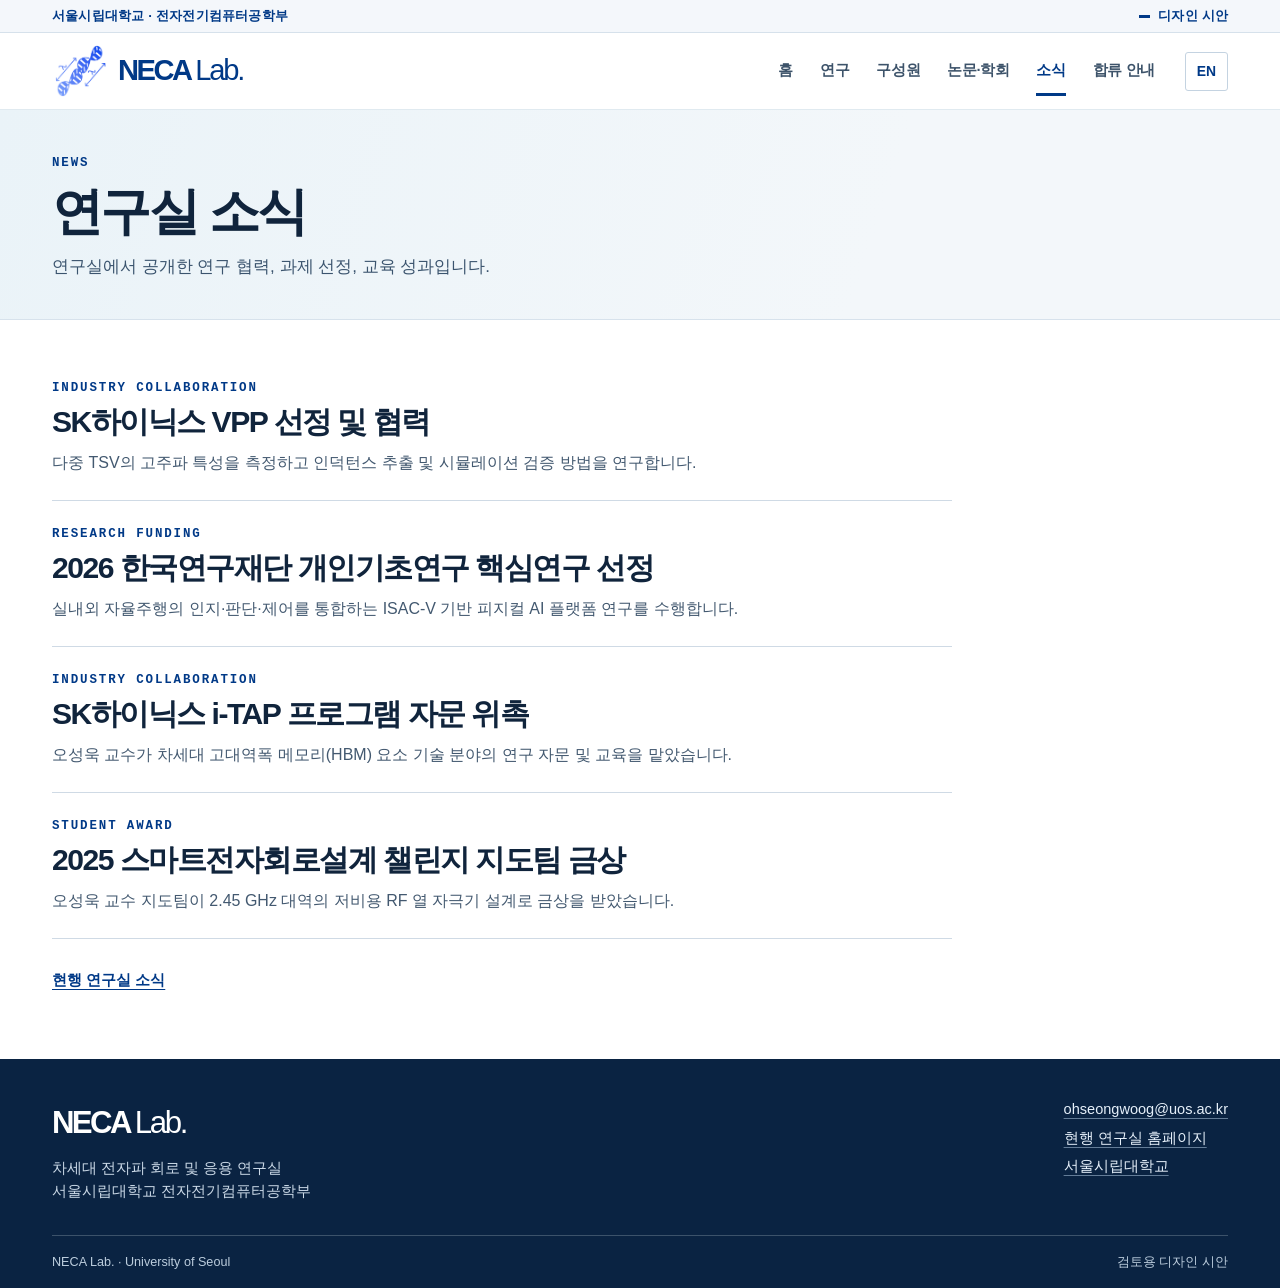
<file: preview/news.html>
<!doctype html><html lang="ko"><head><meta charset="utf-8"><meta name="viewport" content="width=device-width,initial-scale=1"><meta name="robots" content="noindex,nofollow,noarchive"><meta name="referrer" content="strict-origin-when-cross-origin"><meta name="theme-color" content="#003987"><meta name="description" content="서울시립대학교 차세대 전자파 회로 및 응용 연구실 | NECA Lab., University of Seoul."><title>NECA Lab. · 소식 / News</title><link href="assets/site.css?v=3" rel="stylesheet"><script defer src="assets/site.js?v=3"></script></head>
<body data-page="news"><a class="skip" href="#main"><span class="ko" lang="ko">본문 바로가기</span><span class="en" lang="en">Skip to content</span></a><header><div class="top"><div class="wrap"><span><span class="ko" lang="ko">서울시립대학교 · 전자전기컴퓨터공학부</span><span class="en" lang="en">University of Seoul · School of Electrical and Computer Engineering</span></span><span class="preview"><i></i><span class="ko" lang="ko">디자인 시안</span><span class="en" lang="en">Design preview</span></span></div></div><div class="bar wrap"><a class="brand" href="index.html" aria-label="NECA Lab. Home"><img class="brand-mark" src="assets/neca-logo.png" alt="NECA Lab." decoding="async" fetchpriority="high"><span class="brand-word">NECA <span>Lab.</span></span></a><nav id="navigation" aria-label="메인 메뉴 / Main menu"><a href="index.html"><span class="ko" lang="ko">홈</span><span class="en" lang="en">Home</span></a><a href="research.html"><span class="ko" lang="ko">연구</span><span class="en" lang="en">Research</span></a><a href="people.html"><span class="ko" lang="ko">구성원</span><span class="en" lang="en">People</span></a><a href="publications.html"><span class="ko" lang="ko">논문·학회</span><span class="en" lang="en">Publications</span></a><a href="news.html" aria-current="page"><span class="ko" lang="ko">소식</span><span class="en" lang="en">News</span></a><a href="join.html"><span class="ko" lang="ko">합류 안내</span><span class="en" lang="en">Join</span></a></nav><div class="nav-controls"><button type="button" id="language" hidden><span class="ko" lang="en">EN</span><span class="en" lang="ko">한국어</span></button><button type="button" class="hamb" id="menu-trigger" aria-expanded="false" aria-controls="navigation" aria-label="메뉴 / Menu" hidden><span></span><span></span></button></div></div></header><main id="main"><section class="intro"><div class="wrap"><span class="eyebrow">NEWS</span><h1><span class="ko" lang="ko">연구실 소식</span><span class="en" lang="en">Lab news</span></h1><p><span class="ko" lang="ko">연구실에서 공개한 연구 협력, 과제 선정, 교육 성과입니다.</span><span class="en" lang="en">Announcements from the lab about research collaborations, projects and student achievements.</span></p></div></section><div class="wrap section news-list"><article id="sk-hynix-vpp"><span class="eyebrow">INDUSTRY COLLABORATION</span><h2><span class="ko" lang="ko">SK하이닉스 VPP 선정 및 협력</span><span class="en" lang="en">SK hynix Visiting Partners Professor collaboration</span></h2><p><span class="ko" lang="ko">다중 TSV의 고주파 특성을 측정하고 인덕턴스 추출 및 시뮬레이션 검증 방법을 연구합니다.</span><span class="en" lang="en">The collaboration investigates RF characterization of multi-TSV structures, inductance extraction, and simulation validation.</span></p></article><article id="nrf-2026"><span class="eyebrow">RESEARCH FUNDING</span><h2><span class="ko" lang="ko">2026 한국연구재단 개인기초연구 핵심연구 선정</span><span class="en" lang="en">National Research Foundation of Korea award</span></h2><p><span class="ko" lang="ko">실내외 자율주행의 인지·판단·제어를 통합하는 ISAC-V 기반 피지컬 AI 플랫폼 연구를 수행합니다.</span><span class="en" lang="en">Selected for a 2026 Basic Research funding program to develop an ISAC-V physical AI platform for indoor and outdoor autonomous driving.</span></p></article><article id="sk-hynix-itap"><span class="eyebrow">INDUSTRY COLLABORATION</span><h2><span class="ko" lang="ko">SK하이닉스 i-TAP 프로그램 자문 위촉</span><span class="en" lang="en">SK hynix i-TAP appointment</span></h2><p><span class="ko" lang="ko">오성욱 교수가 차세대 고대역폭 메모리(HBM) 요소 기술 분야의 연구 자문 및 교육을 맡았습니다.</span><span class="en" lang="en">Prof. Oh was appointed to advise and support education on enabling technologies for next-generation high-bandwidth memory.</span></p></article><article id="idec-2025"><span class="eyebrow">STUDENT AWARD</span><h2><span class="ko" lang="ko">2025 스마트전자회로설계 챌린지 지도팀 금상</span><span class="en" lang="en">Gold award at the 2025 Smart Circuit Design Challenge</span></h2><p><span class="ko" lang="ko">오성욱 교수 지도팀이 2.45 GHz 대역의 저비용 RF 열 자극기 설계로 금상을 받았습니다.</span><span class="en" lang="en">A team advised by Prof. Oh won gold for its low-cost 2.45 GHz RF thermal stimulation circuit design.</span></p></article><p class="source-line"><a class="text-link" href="https://sites.google.com/view/necalab/news"><span class="ko" lang="ko">현행 연구실 소식</span><span class="en" lang="en">Current lab news page</span></a></p></div></main><footer><div class="foot-main wrap"><div><div class="foot-logo">NECA <span>Lab.</span></div><p><span class="ko" lang="ko">차세대 전자파 회로 및 응용 연구실</span><span class="en" lang="en">Next-gen. Electromagnetic Circuits and Application Lab.</span><br><span class="ko" lang="ko">서울시립대학교 전자전기컴퓨터공학부</span><span class="en" lang="en">School of Electrical and Computer Engineering, University of Seoul</span></p></div><div class="footer-links"><a href="mailto:ohseongwoog@uos.ac.kr">ohseongwoog@uos.ac.kr</a><a href="https://sites.google.com/view/necalab/home"><span class="ko" lang="ko">현행 연구실 홈페이지</span><span class="en" lang="en">Current lab website</span></a><a href="https://www.uos.ac.kr/"><span class="ko" lang="ko">서울시립대학교</span><span class="en" lang="en">University of Seoul</span></a></div></div><div class="foot-base wrap"><span>NECA Lab. · University of Seoul</span><span><span class="ko" lang="ko">검토용 디자인 시안</span><span class="en" lang="en">Website design preview</span></span></div></footer></body></html>
</file>
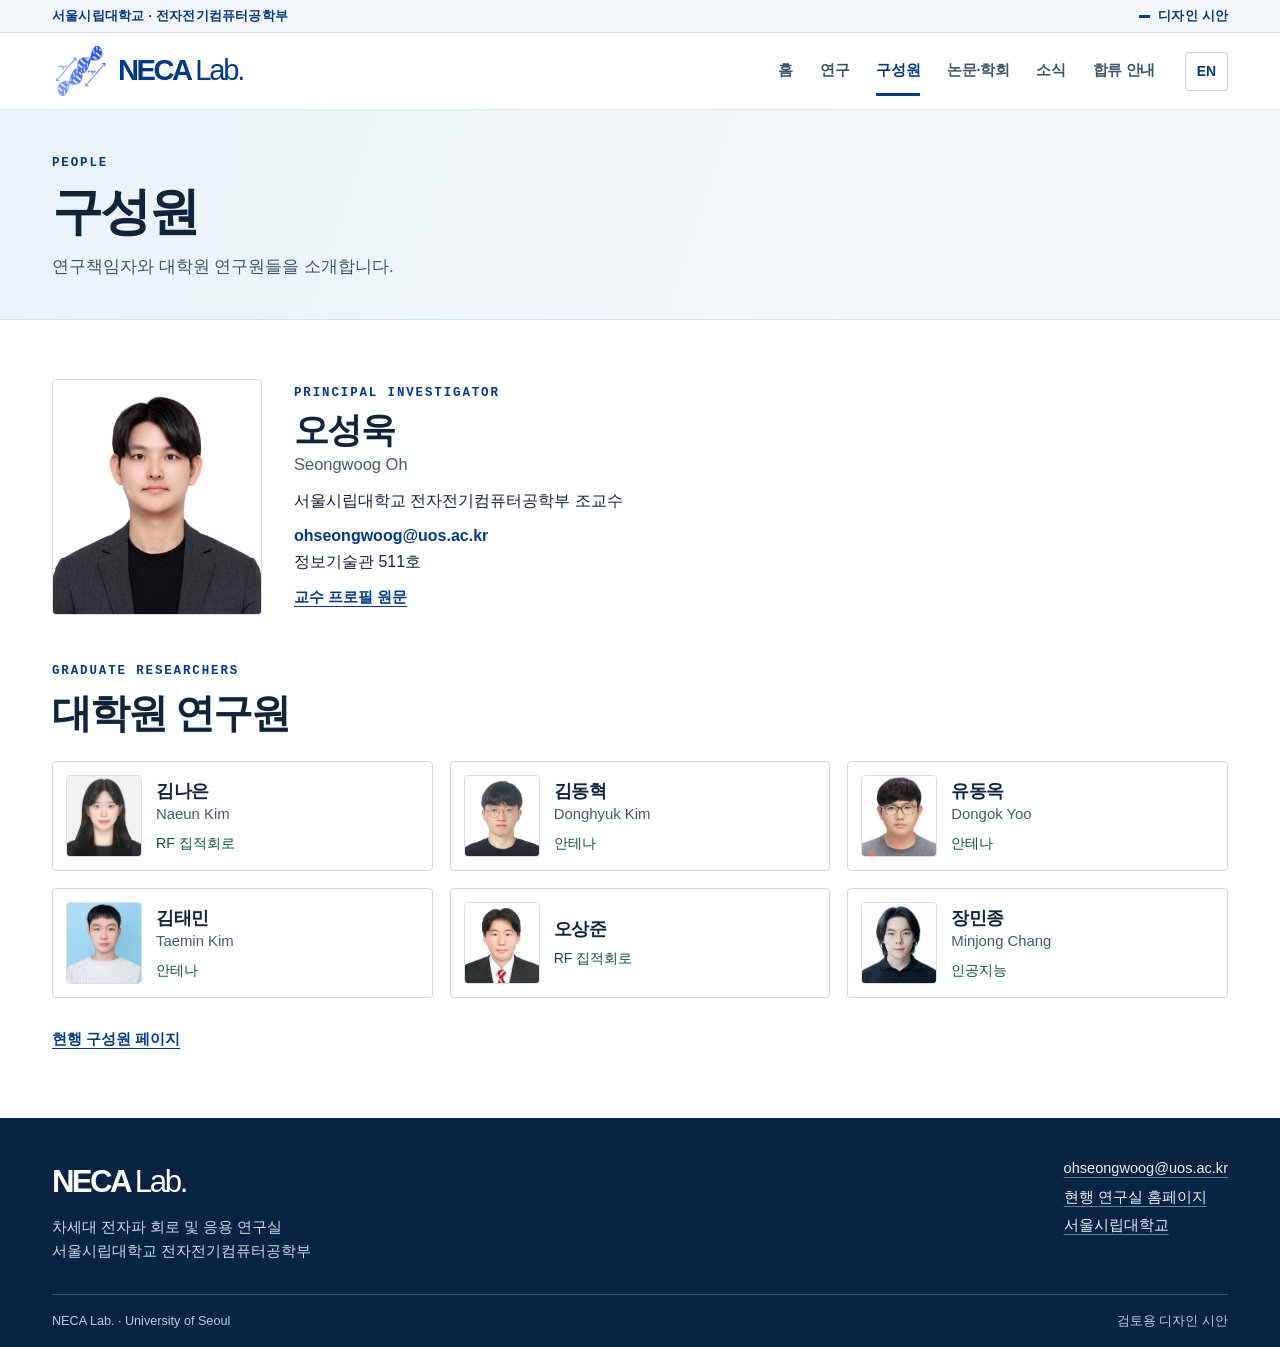
<file: preview/people.html>
<!doctype html><html lang="ko"><head><meta charset="utf-8"><meta name="viewport" content="width=device-width,initial-scale=1"><meta name="robots" content="noindex,nofollow,noarchive"><meta name="referrer" content="strict-origin-when-cross-origin"><meta name="theme-color" content="#003987"><meta name="description" content="서울시립대학교 차세대 전자파 회로 및 응용 연구실 | NECA Lab., University of Seoul."><title>NECA Lab. · 구성원 / People</title><link href="assets/site.css?v=3" rel="stylesheet"><script defer src="assets/site.js?v=3"></script></head>
<body data-page="people"><a class="skip" href="#main"><span class="ko" lang="ko">본문 바로가기</span><span class="en" lang="en">Skip to content</span></a><header><div class="top"><div class="wrap"><span><span class="ko" lang="ko">서울시립대학교 · 전자전기컴퓨터공학부</span><span class="en" lang="en">University of Seoul · School of Electrical and Computer Engineering</span></span><span class="preview"><i></i><span class="ko" lang="ko">디자인 시안</span><span class="en" lang="en">Design preview</span></span></div></div><div class="bar wrap"><a class="brand" href="index.html" aria-label="NECA Lab. Home"><img class="brand-mark" src="assets/neca-logo.png" alt="NECA Lab." decoding="async" fetchpriority="high"><span class="brand-word">NECA <span>Lab.</span></span></a><nav id="navigation" aria-label="메인 메뉴 / Main menu"><a href="index.html"><span class="ko" lang="ko">홈</span><span class="en" lang="en">Home</span></a><a href="research.html"><span class="ko" lang="ko">연구</span><span class="en" lang="en">Research</span></a><a href="people.html" aria-current="page"><span class="ko" lang="ko">구성원</span><span class="en" lang="en">People</span></a><a href="publications.html"><span class="ko" lang="ko">논문·학회</span><span class="en" lang="en">Publications</span></a><a href="news.html"><span class="ko" lang="ko">소식</span><span class="en" lang="en">News</span></a><a href="join.html"><span class="ko" lang="ko">합류 안내</span><span class="en" lang="en">Join</span></a></nav><div class="nav-controls"><button type="button" id="language" hidden><span class="ko" lang="en">EN</span><span class="en" lang="ko">한국어</span></button><button type="button" class="hamb" id="menu-trigger" aria-expanded="false" aria-controls="navigation" aria-label="메뉴 / Menu" hidden><span></span><span></span></button></div></div></header><main id="main"><section class="intro"><div class="wrap"><span class="eyebrow">PEOPLE</span><h1><span class="ko" lang="ko">구성원</span><span class="en" lang="en">People</span></h1><p><span class="ko" lang="ko">연구책임자와 대학원 연구원들을 소개합니다.</span><span class="en" lang="en">Meet our principal investigator and graduate researchers.</span></p></div></section><section class="wrap section"><article class="pi"><div class="pi-pic"><img class="" src="assets/person-seongwoog-oh.jpg" alt="Seongwoog Oh" decoding="async" fetchpriority="high"></div><div><span class="eyebrow">PRINCIPAL INVESTIGATOR</span><h2><span class="ko" lang="ko">오성욱</span><span class="en" lang="en">Seongwoog Oh</span></h2><p class="person-en"><span class="ko" lang="ko">Seongwoog Oh</span><span class="en" lang="en">오성욱</span></p><p><span class="ko" lang="ko">서울시립대학교 전자전기컴퓨터공학부 조교수</span><span class="en" lang="en">Assistant Professor, School of Electrical and Computer Engineering, University of Seoul</span></p><p class="contact-line"><a href="mailto:ohseongwoog@uos.ac.kr">ohseongwoog@uos.ac.kr</a><br><span class="ko" lang="ko">정보기술관 511호</span><span class="en" lang="en">Information Technology Building, Room 511</span></p><a class="text-link" href="https://sites.google.com/view/necalab/professor"><span class="ko" lang="ko">교수 프로필 원문</span><span class="en" lang="en">Full faculty profile</span></a></div></article><div class="sect-head"><div><span class="eyebrow">GRADUATE RESEARCHERS</span><h2><span class="ko" lang="ko">대학원 연구원</span><span class="en" lang="en">Graduate researchers</span></h2></div></div><div class="people-grid"><article class="person"><div class="person-pic"><img class="" src="assets/person-naeun-kim.jpg" alt="김나은" decoding="async" loading="lazy"></div><div><h3><span class="ko" lang="ko">김나은</span><span class="en" lang="en">Naeun Kim</span></h3><p class="person-en"><span class="ko" lang="ko">Naeun Kim</span><span class="en" lang="en">김나은</span></p><p class="focus"><span class="ko" lang="ko">RF 집적회로</span><span class="en" lang="en">RF integrated circuits</span></p></div></article><article class="person"><div class="person-pic"><img class="" src="assets/person-donghyuk-kim.jpg" alt="김동혁" decoding="async" loading="lazy"></div><div><h3><span class="ko" lang="ko">김동혁</span><span class="en" lang="en">Donghyuk Kim</span></h3><p class="person-en"><span class="ko" lang="ko">Donghyuk Kim</span><span class="en" lang="en">김동혁</span></p><p class="focus"><span class="ko" lang="ko">안테나</span><span class="en" lang="en">Antennas</span></p></div></article><article class="person"><div class="person-pic"><img class="" src="assets/person-dongok-yoo.jpg" alt="유동옥" decoding="async" loading="lazy"></div><div><h3><span class="ko" lang="ko">유동옥</span><span class="en" lang="en">Dongok Yoo</span></h3><p class="person-en"><span class="ko" lang="ko">Dongok Yoo</span><span class="en" lang="en">유동옥</span></p><p class="focus"><span class="ko" lang="ko">안테나</span><span class="en" lang="en">Antennas</span></p></div></article><article class="person"><div class="person-pic"><img class="" src="assets/person-taemin-kim.jpg" alt="김태민" decoding="async" loading="lazy"></div><div><h3><span class="ko" lang="ko">김태민</span><span class="en" lang="en">Taemin Kim</span></h3><p class="person-en"><span class="ko" lang="ko">Taemin Kim</span><span class="en" lang="en">김태민</span></p><p class="focus"><span class="ko" lang="ko">안테나</span><span class="en" lang="en">Antennas</span></p></div></article><article class="person"><div class="person-pic"><img class="" src="assets/person-sangjoon-oh.jpg" alt="오상준" decoding="async" loading="lazy"></div><div><h3><span class="ko" lang="ko">오상준</span><span class="en" lang="en">오상준</span></h3><p class="focus"><span class="ko" lang="ko">RF 집적회로</span><span class="en" lang="en">RF integrated circuits</span></p></div></article><article class="person"><div class="person-pic"><img class="" src="assets/person-minjong-chang.jpg" alt="장민종" decoding="async" loading="lazy"></div><div><h3><span class="ko" lang="ko">장민종</span><span class="en" lang="en">Minjong Chang</span></h3><p class="person-en"><span class="ko" lang="ko">Minjong Chang</span><span class="en" lang="en">장민종</span></p><p class="focus"><span class="ko" lang="ko">인공지능</span><span class="en" lang="en">Artificial intelligence</span></p></div></article></div><p class="source-line"><a class="text-link" href="https://sites.google.com/view/necalab/members"><span class="ko" lang="ko">현행 구성원 페이지</span><span class="en" lang="en">Current member directory</span></a></p></section></main><footer><div class="foot-main wrap"><div><div class="foot-logo">NECA <span>Lab.</span></div><p><span class="ko" lang="ko">차세대 전자파 회로 및 응용 연구실</span><span class="en" lang="en">Next-gen. Electromagnetic Circuits and Application Lab.</span><br><span class="ko" lang="ko">서울시립대학교 전자전기컴퓨터공학부</span><span class="en" lang="en">School of Electrical and Computer Engineering, University of Seoul</span></p></div><div class="footer-links"><a href="mailto:ohseongwoog@uos.ac.kr">ohseongwoog@uos.ac.kr</a><a href="https://sites.google.com/view/necalab/home"><span class="ko" lang="ko">현행 연구실 홈페이지</span><span class="en" lang="en">Current lab website</span></a><a href="https://www.uos.ac.kr/"><span class="ko" lang="ko">서울시립대학교</span><span class="en" lang="en">University of Seoul</span></a></div></div><div class="foot-base wrap"><span>NECA Lab. · University of Seoul</span><span><span class="ko" lang="ko">검토용 디자인 시안</span><span class="en" lang="en">Website design preview</span></span></div></footer></body></html>
</file>
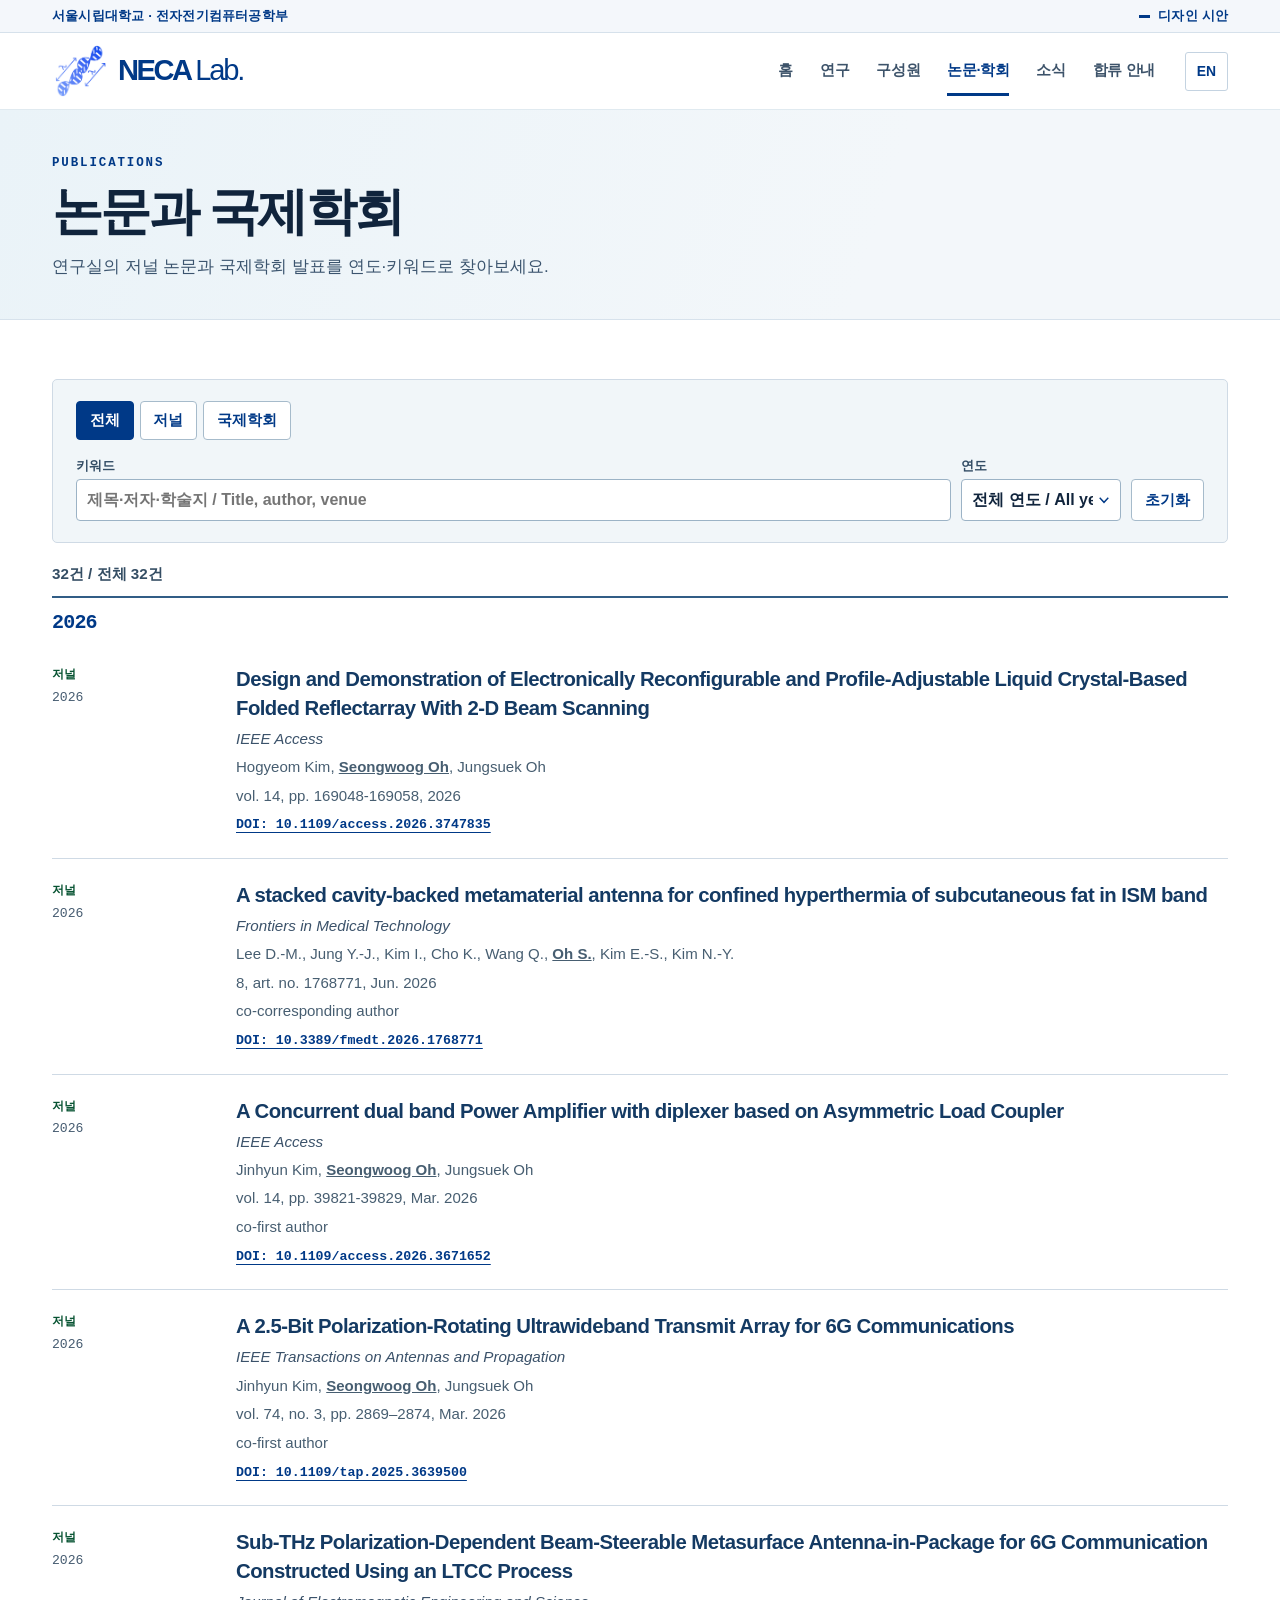
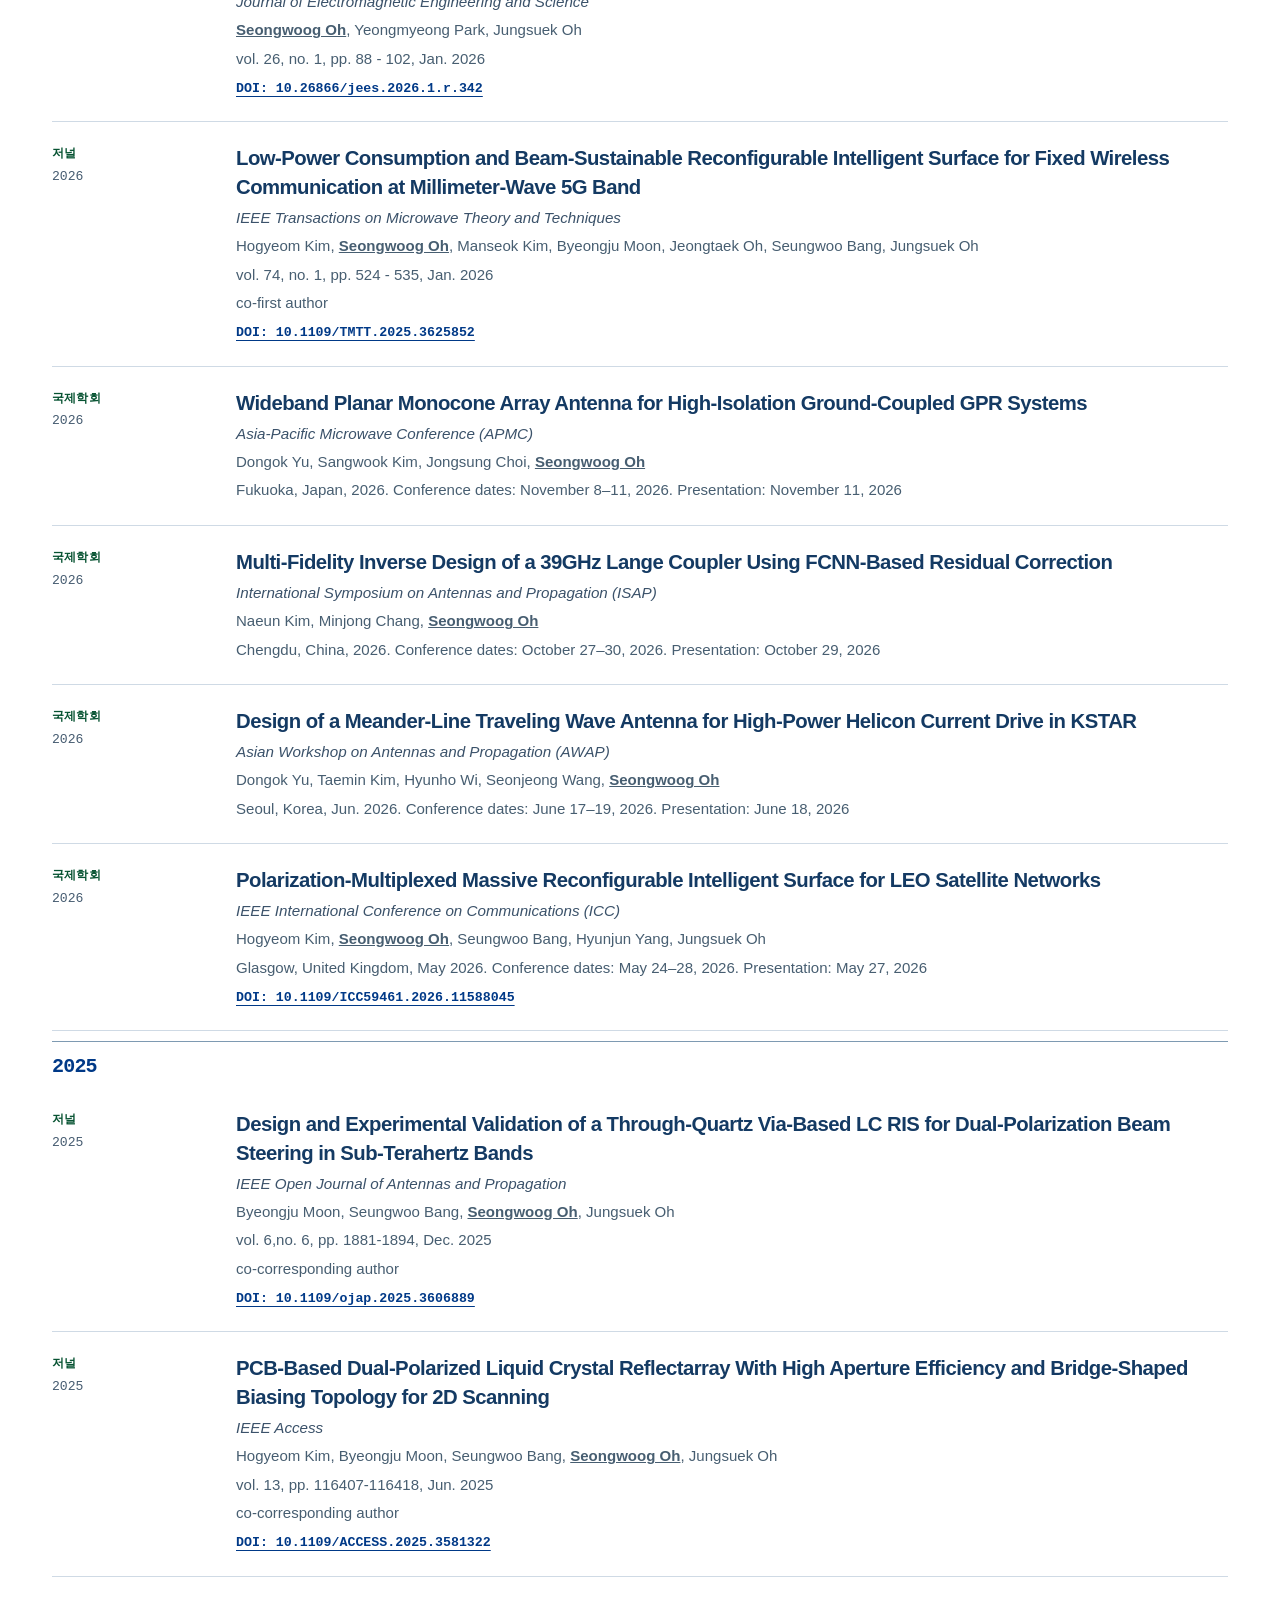
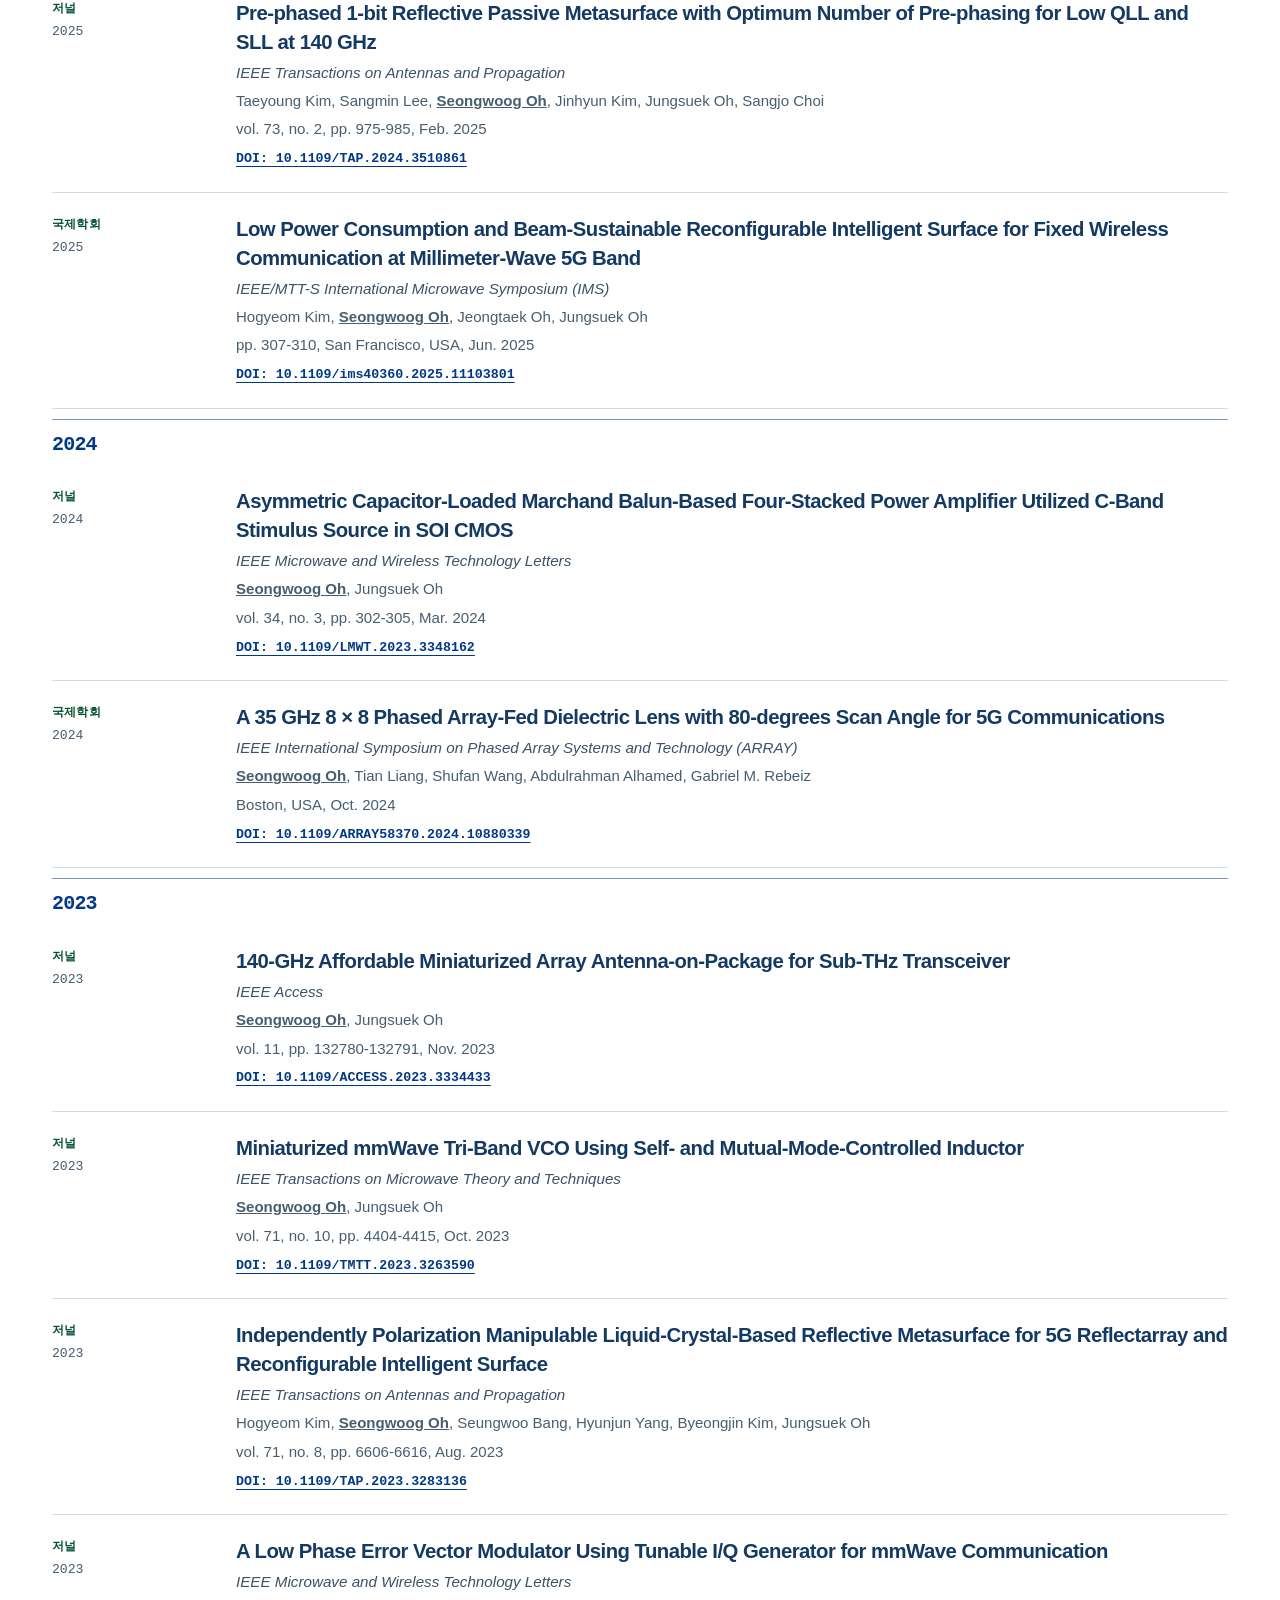
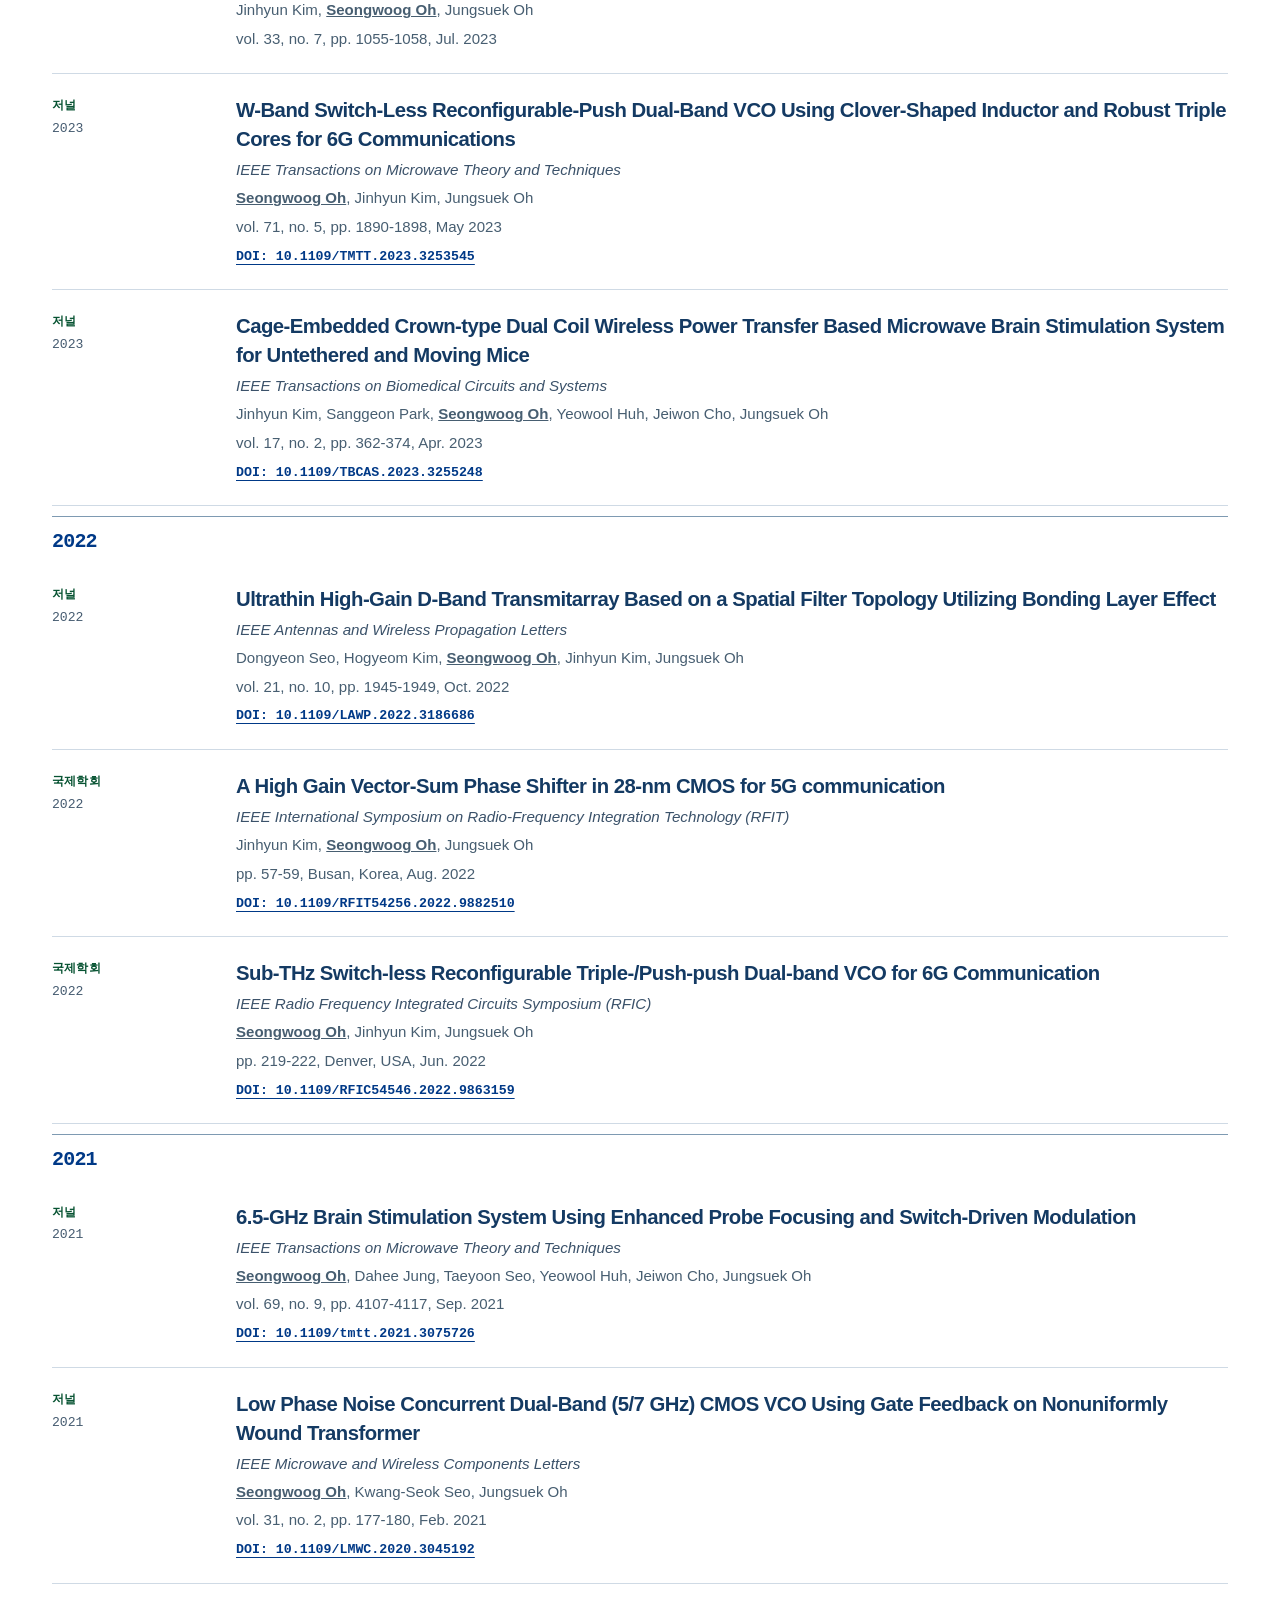
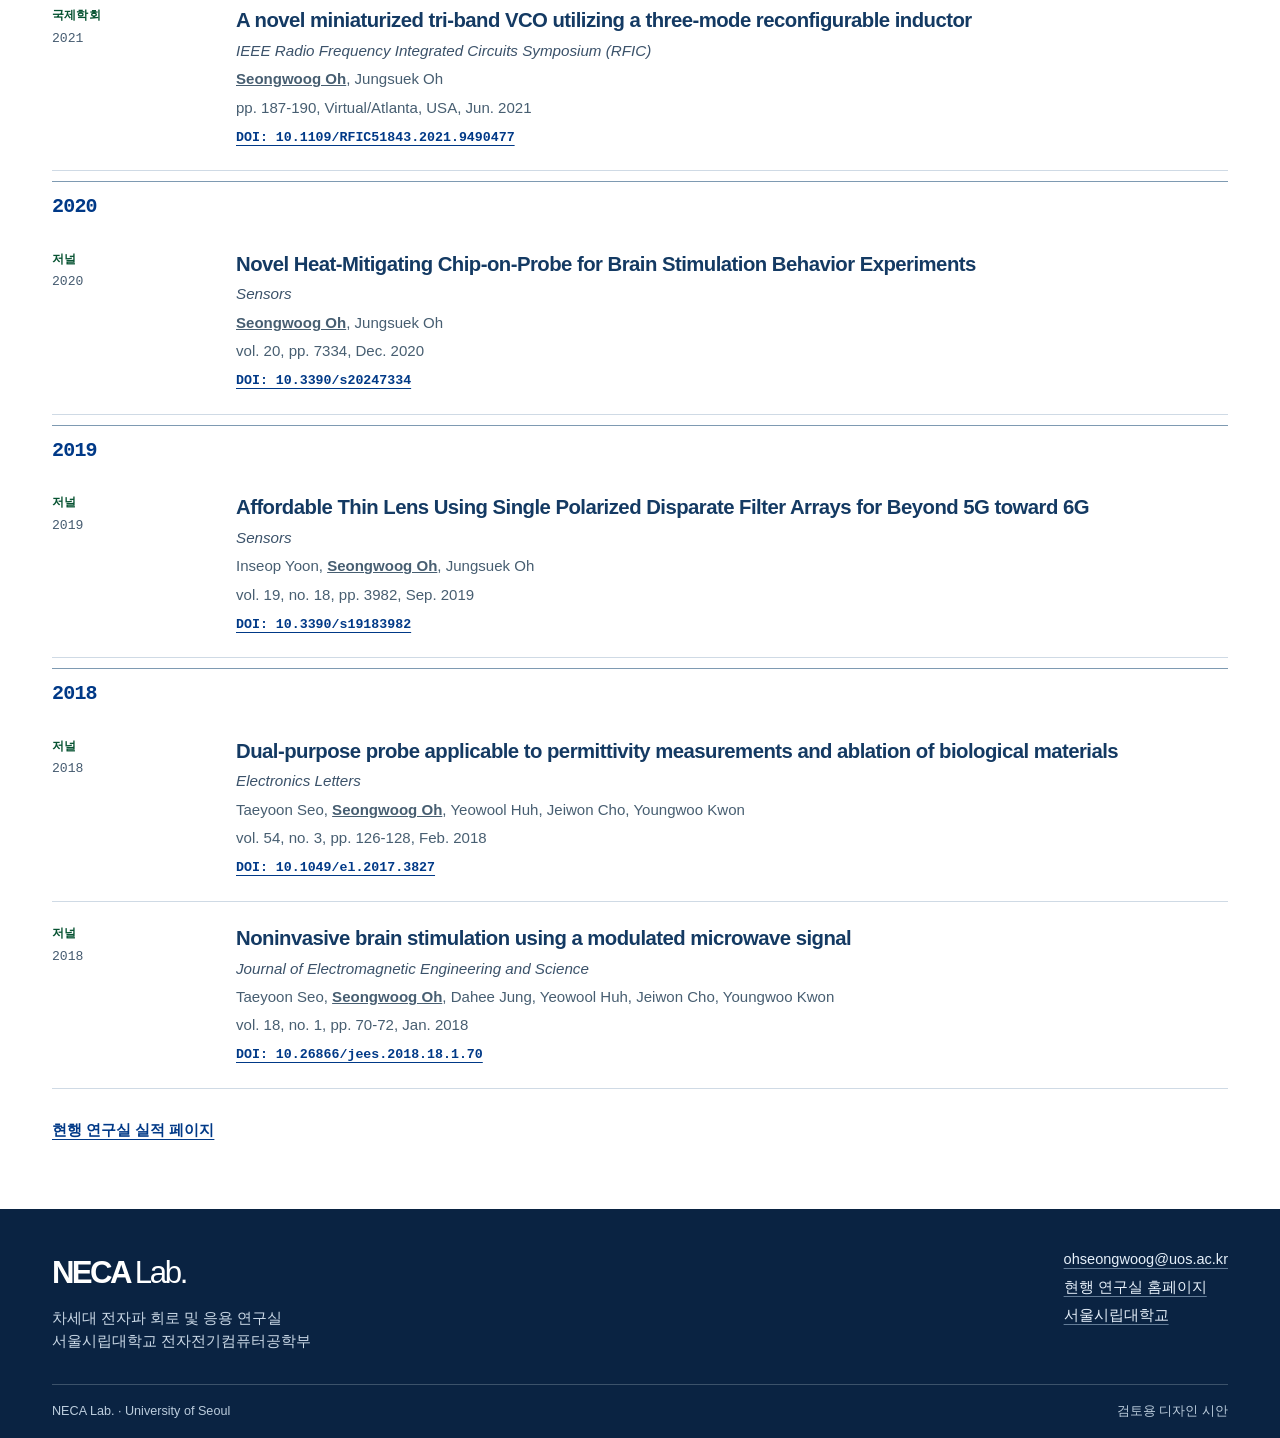
<file: preview/publications.html>
<!doctype html><html lang="ko"><head><meta charset="utf-8"><meta name="viewport" content="width=device-width,initial-scale=1"><meta name="robots" content="noindex,nofollow,noarchive"><meta name="referrer" content="strict-origin-when-cross-origin"><meta name="theme-color" content="#003987"><meta name="description" content="서울시립대학교 차세대 전자파 회로 및 응용 연구실 | NECA Lab., University of Seoul."><title>NECA Lab. · 논문·학회 / Publications</title><link href="assets/site.css?v=3" rel="stylesheet"><script defer src="assets/site.js?v=3"></script></head>
<body data-page="publications"><a class="skip" href="#main"><span class="ko" lang="ko">본문 바로가기</span><span class="en" lang="en">Skip to content</span></a><header><div class="top"><div class="wrap"><span><span class="ko" lang="ko">서울시립대학교 · 전자전기컴퓨터공학부</span><span class="en" lang="en">University of Seoul · School of Electrical and Computer Engineering</span></span><span class="preview"><i></i><span class="ko" lang="ko">디자인 시안</span><span class="en" lang="en">Design preview</span></span></div></div><div class="bar wrap"><a class="brand" href="index.html" aria-label="NECA Lab. Home"><img class="brand-mark" src="assets/neca-logo.png" alt="NECA Lab." decoding="async" fetchpriority="high"><span class="brand-word">NECA <span>Lab.</span></span></a><nav id="navigation" aria-label="메인 메뉴 / Main menu"><a href="index.html"><span class="ko" lang="ko">홈</span><span class="en" lang="en">Home</span></a><a href="research.html"><span class="ko" lang="ko">연구</span><span class="en" lang="en">Research</span></a><a href="people.html"><span class="ko" lang="ko">구성원</span><span class="en" lang="en">People</span></a><a href="publications.html" aria-current="page"><span class="ko" lang="ko">논문·학회</span><span class="en" lang="en">Publications</span></a><a href="news.html"><span class="ko" lang="ko">소식</span><span class="en" lang="en">News</span></a><a href="join.html"><span class="ko" lang="ko">합류 안내</span><span class="en" lang="en">Join</span></a></nav><div class="nav-controls"><button type="button" id="language" hidden><span class="ko" lang="en">EN</span><span class="en" lang="ko">한국어</span></button><button type="button" class="hamb" id="menu-trigger" aria-expanded="false" aria-controls="navigation" aria-label="메뉴 / Menu" hidden><span></span><span></span></button></div></div></header><main id="main"><section class="intro"><div class="wrap"><span class="eyebrow">PUBLICATIONS</span><h1><span class="ko" lang="ko">논문과 국제학회</span><span class="en" lang="en">Publications</span></h1><p><span class="ko" lang="ko">연구실의 저널 논문과 국제학회 발표를 연도·키워드로 찾아보세요.</span><span class="en" lang="en">Search the lab’s journal papers and international conference contributions by year or keyword.</span></p></div></section><section class="wrap section catalog"><div class="filter-box" data-js-only hidden><div class="filters" role="group" aria-label="자료 유형 / Publication type"><button data-type="all" aria-pressed="true"><span class="ko" lang="ko">전체</span><span class="en" lang="en">All</span></button><button data-type="journal" aria-pressed="false"><span class="ko" lang="ko">저널</span><span class="en" lang="en">Journals</span></button><button data-type="conference" aria-pressed="false"><span class="ko" lang="ko">국제학회</span><span class="en" lang="en">International conferences</span></button></div><div class="fields"><label><span class="ko" lang="ko">키워드</span><span class="en" lang="en">Keyword</span><input type="search" id="keywords" autocomplete="off" placeholder="제목·저자·학술지 / Title, author, venue"></label><label><span class="ko" lang="ko">연도</span><span class="en" lang="en">Year</span><select id="year"><option value="">전체 연도 / All years</option><option>2026</option><option>2025</option><option>2024</option><option>2023</option><option>2022</option><option>2021</option><option>2020</option><option>2019</option><option>2018</option></select></label><button class="reset" id="reset-filters"><span class="ko" lang="ko">초기화</span><span class="en" lang="en">Reset</span></button></div></div><p class="result" role="status" aria-live="polite" aria-atomic="true" id="result-count"><span class="ko" lang="ko">전체 32건</span><span class="en" lang="en">32 publications</span></p><p id="empty" hidden><span class="ko" lang="ko">검색 결과가 없습니다. 검색어를 지우거나 연도를 바꿔보세요.</span><span class="en" lang="en">No matching publications. Clear the keyword or try another year.</span></p><div class="papers" id="pub-list"><section class="yeargroup" data-year="2026"><h2>2026</h2><article class="paper" id="journal-1" data-kind="journal" data-year="2026"><div class="paper-tag"><span class="kind"><span class="ko" lang="ko">저널</span><span class="en" lang="en">Journal</span></span><span class="mono">2026</span></div><div><h3 lang="en"><a href="https://doi.org/10.1109/access.2026.3747835">Design and Demonstration of Electronically Reconfigurable and Profile-Adjustable Liquid Crystal-Based Folded Reflectarray With 2-D Beam Scanning</a></h3><p class="venue"><i>IEEE Access</i></p><p class="authors" lang="en">Hogyeom Kim, <strong><u>Seongwoog Oh</u></strong>, Jungsuek Oh</p><p class="paper-extra" lang="en">vol. 14, pp. 169048-169058, 2026</p><a class="doi" href="https://doi.org/10.1109/access.2026.3747835">DOI: 10.1109/access.2026.3747835</a></div></article><article class="paper" id="journal-2" data-kind="journal" data-year="2026"><div class="paper-tag"><span class="kind"><span class="ko" lang="ko">저널</span><span class="en" lang="en">Journal</span></span><span class="mono">2026</span></div><div><h3 lang="en"><a href="https://doi.org/10.3389/fmedt.2026.1768771">A stacked cavity-backed metamaterial antenna for confined hyperthermia of subcutaneous fat in ISM band</a></h3><p class="venue"><i>Frontiers in Medical Technology</i></p><p class="authors" lang="en">Lee D.-M., Jung Y.-J., Kim I., Cho K., Wang Q., <strong><u>Oh S.</u></strong>, Kim E.-S., Kim N.-Y.</p><p class="paper-extra" lang="en">8, art. no. 1768771, Jun. 2026</p><p class="paper-extra">co-corresponding author</p><a class="doi" href="https://doi.org/10.3389/fmedt.2026.1768771">DOI: 10.3389/fmedt.2026.1768771</a></div></article><article class="paper" id="journal-3" data-kind="journal" data-year="2026"><div class="paper-tag"><span class="kind"><span class="ko" lang="ko">저널</span><span class="en" lang="en">Journal</span></span><span class="mono">2026</span></div><div><h3 lang="en"><a href="https://doi.org/10.1109/access.2026.3671652">A Concurrent dual band Power Amplifier with diplexer based on Asymmetric Load Coupler</a></h3><p class="venue"><i>IEEE Access</i></p><p class="authors" lang="en">Jinhyun Kim, <strong><u>Seongwoog Oh</u></strong>, Jungsuek Oh</p><p class="paper-extra" lang="en">vol. 14, pp. 39821-39829, Mar. 2026</p><p class="paper-extra">co-first author</p><a class="doi" href="https://doi.org/10.1109/access.2026.3671652">DOI: 10.1109/access.2026.3671652</a></div></article><article class="paper" id="journal-4" data-kind="journal" data-year="2026"><div class="paper-tag"><span class="kind"><span class="ko" lang="ko">저널</span><span class="en" lang="en">Journal</span></span><span class="mono">2026</span></div><div><h3 lang="en"><a href="https://doi.org/10.1109/tap.2025.3639500">A 2.5-Bit Polarization-Rotating Ultrawideband Transmit Array for 6G Communications</a></h3><p class="venue"><i>IEEE Transactions on Antennas and Propagation</i></p><p class="authors" lang="en">Jinhyun Kim, <strong><u>Seongwoog Oh</u></strong>, Jungsuek Oh</p><p class="paper-extra" lang="en">vol. 74, no. 3, pp. 2869–2874, Mar. 2026</p><p class="paper-extra">co-first author</p><a class="doi" href="https://doi.org/10.1109/tap.2025.3639500">DOI: 10.1109/tap.2025.3639500</a></div></article><article class="paper" id="journal-5" data-kind="journal" data-year="2026"><div class="paper-tag"><span class="kind"><span class="ko" lang="ko">저널</span><span class="en" lang="en">Journal</span></span><span class="mono">2026</span></div><div><h3 lang="en"><a href="https://doi.org/10.26866/jees.2026.1.r.342">Sub-THz Polarization-Dependent Beam-Steerable Metasurface Antenna-in-Package for 6G Communication Constructed Using an LTCC Process</a></h3><p class="venue"><i>Journal of Electromagnetic Engineering and Science</i></p><p class="authors" lang="en"><strong><u>Seongwoog Oh</u></strong>, Yeongmyeong Park, Jungsuek Oh</p><p class="paper-extra" lang="en">vol. 26, no. 1, pp. 88 - 102, Jan. 2026</p><a class="doi" href="https://doi.org/10.26866/jees.2026.1.r.342">DOI: 10.26866/jees.2026.1.r.342</a></div></article><article class="paper" id="journal-6" data-kind="journal" data-year="2026"><div class="paper-tag"><span class="kind"><span class="ko" lang="ko">저널</span><span class="en" lang="en">Journal</span></span><span class="mono">2026</span></div><div><h3 lang="en"><a href="https://doi.org/10.1109/TMTT.2025.3625852">Low-Power Consumption and Beam-Sustainable Reconfigurable Intelligent Surface for Fixed Wireless Communication at Millimeter-Wave 5G Band</a></h3><p class="venue"><i>IEEE Transactions on Microwave Theory and Techniques</i></p><p class="authors" lang="en">Hogyeom Kim, <strong><u>Seongwoog Oh</u></strong>, Manseok Kim, Byeongju Moon, Jeongtaek Oh, Seungwoo Bang, Jungsuek Oh</p><p class="paper-extra" lang="en">vol. 74, no. 1, pp. 524 - 535, Jan. 2026</p><p class="paper-extra">co-first author</p><a class="doi" href="https://doi.org/10.1109/TMTT.2025.3625852">DOI: 10.1109/TMTT.2025.3625852</a></div></article><article class="paper" id="conference-1" data-kind="conference" data-year="2026"><div class="paper-tag"><span class="kind"><span class="ko" lang="ko">국제학회</span><span class="en" lang="en">International conference</span></span><span class="mono">2026</span></div><div><h3 lang="en">Wideband Planar Monocone Array Antenna for High-Isolation Ground-Coupled GPR Systems</h3><p class="venue"><i>Asia-Pacific Microwave Conference (APMC)</i></p><p class="authors" lang="en">Dongok Yu, Sangwook Kim, Jongsung Choi, <strong><u>Seongwoog Oh</u></strong></p><p class="paper-extra" lang="en">Fukuoka, Japan, 2026. Conference dates: November 8–11, 2026. Presentation: November 11, 2026</p></div></article><article class="paper" id="conference-2" data-kind="conference" data-year="2026"><div class="paper-tag"><span class="kind"><span class="ko" lang="ko">국제학회</span><span class="en" lang="en">International conference</span></span><span class="mono">2026</span></div><div><h3 lang="en">Multi-Fidelity Inverse Design of a 39GHz Lange Coupler Using FCNN-Based Residual Correction</h3><p class="venue"><i>International Symposium on Antennas and Propagation (ISAP)</i></p><p class="authors" lang="en">Naeun Kim, Minjong Chang, <strong><u>Seongwoog Oh</u></strong></p><p class="paper-extra" lang="en">Chengdu, China, 2026. Conference dates: October 27–30, 2026. Presentation: October 29, 2026</p></div></article><article class="paper" id="conference-3" data-kind="conference" data-year="2026"><div class="paper-tag"><span class="kind"><span class="ko" lang="ko">국제학회</span><span class="en" lang="en">International conference</span></span><span class="mono">2026</span></div><div><h3 lang="en">Design of a Meander-Line Traveling Wave Antenna for High-Power Helicon Current Drive in KSTAR</h3><p class="venue"><i>Asian Workshop on Antennas and Propagation (AWAP)</i></p><p class="authors" lang="en">Dongok Yu, Taemin Kim, Hyunho Wi, Seonjeong Wang, <strong><u>Seongwoog Oh</u></strong></p><p class="paper-extra" lang="en">Seoul, Korea, Jun. 2026. Conference dates: June 17–19, 2026. Presentation: June 18, 2026</p></div></article><article class="paper" id="conference-4" data-kind="conference" data-year="2026"><div class="paper-tag"><span class="kind"><span class="ko" lang="ko">국제학회</span><span class="en" lang="en">International conference</span></span><span class="mono">2026</span></div><div><h3 lang="en"><a href="https://doi.org/10.1109/ICC59461.2026.11588045">Polarization-Multiplexed Massive Reconfigurable Intelligent Surface for LEO Satellite Networks</a></h3><p class="venue"><i>IEEE International Conference on Communications (ICC)</i></p><p class="authors" lang="en">Hogyeom Kim, <strong><u>Seongwoog Oh</u></strong>, Seungwoo Bang, Hyunjun Yang, Jungsuek Oh</p><p class="paper-extra" lang="en">Glasgow, United Kingdom, May 2026. Conference dates: May 24–28, 2026. Presentation: May 27, 2026</p><a class="doi" href="https://doi.org/10.1109/ICC59461.2026.11588045">DOI: 10.1109/ICC59461.2026.11588045</a></div></article></section><section class="yeargroup" data-year="2025"><h2>2025</h2><article class="paper" id="journal-7" data-kind="journal" data-year="2025"><div class="paper-tag"><span class="kind"><span class="ko" lang="ko">저널</span><span class="en" lang="en">Journal</span></span><span class="mono">2025</span></div><div><h3 lang="en"><a href="https://doi.org/10.1109/ojap.2025.3606889">Design and Experimental Validation of a Through-Quartz Via-Based LC RIS for Dual-Polarization Beam Steering in Sub-Terahertz Bands</a></h3><p class="venue"><i>IEEE Open Journal of Antennas and Propagation</i></p><p class="authors" lang="en">Byeongju Moon, Seungwoo Bang, <strong><u>Seongwoog Oh</u></strong>, Jungsuek Oh</p><p class="paper-extra" lang="en">vol. 6,no. 6, pp. 1881-1894, Dec. 2025</p><p class="paper-extra">co-corresponding author</p><a class="doi" href="https://doi.org/10.1109/ojap.2025.3606889">DOI: 10.1109/ojap.2025.3606889</a></div></article><article class="paper" id="journal-8" data-kind="journal" data-year="2025"><div class="paper-tag"><span class="kind"><span class="ko" lang="ko">저널</span><span class="en" lang="en">Journal</span></span><span class="mono">2025</span></div><div><h3 lang="en"><a href="https://doi.org/10.1109/ACCESS.2025.3581322">PCB-Based Dual-Polarized Liquid Crystal Reflectarray With High Aperture Efficiency and Bridge-Shaped Biasing Topology for 2D Scanning</a></h3><p class="venue"><i>IEEE Access</i></p><p class="authors" lang="en">Hogyeom Kim, Byeongju Moon, Seungwoo Bang, <strong><u>Seongwoog Oh</u></strong>, Jungsuek Oh</p><p class="paper-extra" lang="en">vol. 13, pp. 116407-116418, Jun. 2025</p><p class="paper-extra">co-corresponding author</p><a class="doi" href="https://doi.org/10.1109/ACCESS.2025.3581322">DOI: 10.1109/ACCESS.2025.3581322</a></div></article><article class="paper" id="journal-9" data-kind="journal" data-year="2025"><div class="paper-tag"><span class="kind"><span class="ko" lang="ko">저널</span><span class="en" lang="en">Journal</span></span><span class="mono">2025</span></div><div><h3 lang="en"><a href="https://doi.org/10.1109/TAP.2024.3510861">Pre-phased 1-bit Reflective Passive Metasurface with Optimum Number of Pre-phasing for Low QLL and SLL at 140 GHz</a></h3><p class="venue"><i>IEEE Transactions on Antennas and Propagation</i></p><p class="authors" lang="en">Taeyoung Kim, Sangmin Lee, <strong><u>Seongwoog Oh</u></strong>, Jinhyun Kim, Jungsuek Oh, Sangjo Choi</p><p class="paper-extra" lang="en">vol. 73, no. 2, pp. 975-985, Feb. 2025</p><a class="doi" href="https://doi.org/10.1109/TAP.2024.3510861">DOI: 10.1109/TAP.2024.3510861</a></div></article><article class="paper" id="conference-5" data-kind="conference" data-year="2025"><div class="paper-tag"><span class="kind"><span class="ko" lang="ko">국제학회</span><span class="en" lang="en">International conference</span></span><span class="mono">2025</span></div><div><h3 lang="en"><a href="https://doi.org/10.1109/ims40360.2025.11103801">Low Power Consumption and Beam-Sustainable Reconfigurable Intelligent Surface for Fixed Wireless Communication at Millimeter-Wave 5G Band</a></h3><p class="venue"><i>IEEE/MTT-S International Microwave Symposium (IMS)</i></p><p class="authors" lang="en">Hogyeom Kim, <strong><u>Seongwoog Oh</u></strong>, Jeongtaek Oh, Jungsuek Oh</p><p class="paper-extra" lang="en">pp. 307-310, San Francisco, USA, Jun. 2025</p><a class="doi" href="https://doi.org/10.1109/ims40360.2025.11103801">DOI: 10.1109/ims40360.2025.11103801</a></div></article></section><section class="yeargroup" data-year="2024"><h2>2024</h2><article class="paper" id="journal-10" data-kind="journal" data-year="2024"><div class="paper-tag"><span class="kind"><span class="ko" lang="ko">저널</span><span class="en" lang="en">Journal</span></span><span class="mono">2024</span></div><div><h3 lang="en"><a href="https://doi.org/10.1109/LMWT.2023.3348162">Asymmetric Capacitor-Loaded Marchand Balun-Based Four-Stacked Power Amplifier Utilized C-Band Stimulus Source in SOI CMOS</a></h3><p class="venue"><i>IEEE Microwave and Wireless Technology Letters</i></p><p class="authors" lang="en"><strong><u>Seongwoog Oh</u></strong>, Jungsuek Oh</p><p class="paper-extra" lang="en">vol. 34, no. 3, pp. 302-305, Mar. 2024</p><a class="doi" href="https://doi.org/10.1109/LMWT.2023.3348162">DOI: 10.1109/LMWT.2023.3348162</a></div></article><article class="paper" id="conference-6" data-kind="conference" data-year="2024"><div class="paper-tag"><span class="kind"><span class="ko" lang="ko">국제학회</span><span class="en" lang="en">International conference</span></span><span class="mono">2024</span></div><div><h3 lang="en"><a href="https://doi.org/10.1109/ARRAY58370.2024.10880339">A 35 GHz 8 × 8 Phased Array-Fed Dielectric Lens with 80-degrees Scan Angle for 5G Communications</a></h3><p class="venue"><i>IEEE International Symposium on Phased Array Systems and Technology (ARRAY)</i></p><p class="authors" lang="en"><strong><u>Seongwoog Oh</u></strong>, Tian Liang, Shufan Wang, Abdulrahman Alhamed, Gabriel M. Rebeiz</p><p class="paper-extra" lang="en">Boston, USA, Oct. 2024</p><a class="doi" href="https://doi.org/10.1109/ARRAY58370.2024.10880339">DOI: 10.1109/ARRAY58370.2024.10880339</a></div></article></section><section class="yeargroup" data-year="2023"><h2>2023</h2><article class="paper" id="journal-11" data-kind="journal" data-year="2023"><div class="paper-tag"><span class="kind"><span class="ko" lang="ko">저널</span><span class="en" lang="en">Journal</span></span><span class="mono">2023</span></div><div><h3 lang="en"><a href="https://doi.org/10.1109/ACCESS.2023.3334433">140-GHz Affordable Miniaturized Array Antenna-on-Package for Sub-THz Transceiver</a></h3><p class="venue"><i>IEEE Access</i></p><p class="authors" lang="en"><strong><u>Seongwoog Oh</u></strong>, Jungsuek Oh</p><p class="paper-extra" lang="en">vol. 11, pp. 132780-132791, Nov. 2023</p><a class="doi" href="https://doi.org/10.1109/ACCESS.2023.3334433">DOI: 10.1109/ACCESS.2023.3334433</a></div></article><article class="paper" id="journal-12" data-kind="journal" data-year="2023"><div class="paper-tag"><span class="kind"><span class="ko" lang="ko">저널</span><span class="en" lang="en">Journal</span></span><span class="mono">2023</span></div><div><h3 lang="en"><a href="https://doi.org/10.1109/TMTT.2023.3263590">Miniaturized mmWave Tri-Band VCO Using Self- and Mutual-Mode-Controlled Inductor</a></h3><p class="venue"><i>IEEE Transactions on Microwave Theory and Techniques</i></p><p class="authors" lang="en"><strong><u>Seongwoog Oh</u></strong>, Jungsuek Oh</p><p class="paper-extra" lang="en">vol. 71, no. 10, pp. 4404-4415, Oct. 2023</p><a class="doi" href="https://doi.org/10.1109/TMTT.2023.3263590">DOI: 10.1109/TMTT.2023.3263590</a></div></article><article class="paper" id="journal-13" data-kind="journal" data-year="2023"><div class="paper-tag"><span class="kind"><span class="ko" lang="ko">저널</span><span class="en" lang="en">Journal</span></span><span class="mono">2023</span></div><div><h3 lang="en"><a href="https://doi.org/10.1109/TAP.2023.3283136">Independently Polarization Manipulable Liquid-Crystal-Based Reflective Metasurface for 5G Reflectarray and Reconfigurable Intelligent Surface</a></h3><p class="venue"><i>IEEE Transactions on Antennas and Propagation</i></p><p class="authors" lang="en">Hogyeom Kim, <strong><u>Seongwoog Oh</u></strong>, Seungwoo Bang, Hyunjun Yang, Byeongjin Kim, Jungsuek Oh</p><p class="paper-extra" lang="en">vol. 71, no. 8, pp. 6606-6616, Aug. 2023</p><a class="doi" href="https://doi.org/10.1109/TAP.2023.3283136">DOI: 10.1109/TAP.2023.3283136</a></div></article><article class="paper" id="journal-14" data-kind="journal" data-year="2023"><div class="paper-tag"><span class="kind"><span class="ko" lang="ko">저널</span><span class="en" lang="en">Journal</span></span><span class="mono">2023</span></div><div><h3 lang="en"><a href="https://ieeexplore.ieee.org/document/10121032">A Low Phase Error Vector Modulator Using Tunable I/Q Generator for mmWave Communication</a></h3><p class="venue"><i>IEEE Microwave and Wireless Technology Letters</i></p><p class="authors" lang="en">Jinhyun Kim, <strong><u>Seongwoog Oh</u></strong>, Jungsuek Oh</p><p class="paper-extra" lang="en">vol. 33, no. 7, pp. 1055-1058, Jul. 2023</p></div></article><article class="paper" id="journal-15" data-kind="journal" data-year="2023"><div class="paper-tag"><span class="kind"><span class="ko" lang="ko">저널</span><span class="en" lang="en">Journal</span></span><span class="mono">2023</span></div><div><h3 lang="en"><a href="https://doi.org/10.1109/TMTT.2023.3253545">W-Band Switch-Less Reconfigurable-Push Dual-Band VCO Using Clover-Shaped Inductor and Robust Triple Cores for 6G Communications</a></h3><p class="venue"><i>IEEE Transactions on Microwave Theory and Techniques</i></p><p class="authors" lang="en"><strong><u>Seongwoog Oh</u></strong>, Jinhyun Kim, Jungsuek Oh</p><p class="paper-extra" lang="en">vol. 71, no. 5, pp. 1890-1898, May 2023</p><a class="doi" href="https://doi.org/10.1109/TMTT.2023.3253545">DOI: 10.1109/TMTT.2023.3253545</a></div></article><article class="paper" id="journal-16" data-kind="journal" data-year="2023"><div class="paper-tag"><span class="kind"><span class="ko" lang="ko">저널</span><span class="en" lang="en">Journal</span></span><span class="mono">2023</span></div><div><h3 lang="en"><a href="https://doi.org/10.1109/TBCAS.2023.3255248">Cage-Embedded Crown-type Dual Coil Wireless Power Transfer Based Microwave Brain Stimulation System for Untethered and Moving Mice</a></h3><p class="venue"><i>IEEE Transactions on Biomedical Circuits and Systems</i></p><p class="authors" lang="en">Jinhyun Kim, Sanggeon Park, <strong><u>Seongwoog Oh</u></strong>, Yeowool Huh, Jeiwon Cho, Jungsuek Oh</p><p class="paper-extra" lang="en">vol. 17, no. 2, pp. 362-374, Apr. 2023</p><a class="doi" href="https://doi.org/10.1109/TBCAS.2023.3255248">DOI: 10.1109/TBCAS.2023.3255248</a></div></article></section><section class="yeargroup" data-year="2022"><h2>2022</h2><article class="paper" id="journal-17" data-kind="journal" data-year="2022"><div class="paper-tag"><span class="kind"><span class="ko" lang="ko">저널</span><span class="en" lang="en">Journal</span></span><span class="mono">2022</span></div><div><h3 lang="en"><a href="https://doi.org/10.1109/LAWP.2022.3186686">Ultrathin High-Gain D-Band Transmitarray Based on a Spatial Filter Topology Utilizing Bonding Layer Effect</a></h3><p class="venue"><i>IEEE Antennas and Wireless Propagation Letters</i></p><p class="authors" lang="en">Dongyeon Seo, Hogyeom Kim, <strong><u>Seongwoog Oh</u></strong>, Jinhyun Kim, Jungsuek Oh</p><p class="paper-extra" lang="en">vol. 21, no. 10, pp. 1945-1949, Oct. 2022</p><a class="doi" href="https://doi.org/10.1109/LAWP.2022.3186686">DOI: 10.1109/LAWP.2022.3186686</a></div></article><article class="paper" id="conference-7" data-kind="conference" data-year="2022"><div class="paper-tag"><span class="kind"><span class="ko" lang="ko">국제학회</span><span class="en" lang="en">International conference</span></span><span class="mono">2022</span></div><div><h3 lang="en"><a href="https://doi.org/10.1109/RFIT54256.2022.9882510">A High Gain Vector-Sum Phase Shifter in 28-nm CMOS for 5G communication</a></h3><p class="venue"><i>IEEE International Symposium on Radio-Frequency Integration Technology (RFIT)</i></p><p class="authors" lang="en">Jinhyun Kim, <strong><u>Seongwoog Oh</u></strong>, Jungsuek Oh</p><p class="paper-extra" lang="en">pp. 57-59, Busan, Korea, Aug. 2022</p><a class="doi" href="https://doi.org/10.1109/RFIT54256.2022.9882510">DOI: 10.1109/RFIT54256.2022.9882510</a></div></article><article class="paper" id="conference-8" data-kind="conference" data-year="2022"><div class="paper-tag"><span class="kind"><span class="ko" lang="ko">국제학회</span><span class="en" lang="en">International conference</span></span><span class="mono">2022</span></div><div><h3 lang="en"><a href="https://doi.org/10.1109/RFIC54546.2022.9863159">Sub-THz Switch-less Reconfigurable Triple-/Push-push Dual-band VCO for 6G Communication</a></h3><p class="venue"><i>IEEE Radio Frequency Integrated Circuits Symposium (RFIC)</i></p><p class="authors" lang="en"><strong><u>Seongwoog Oh</u></strong>, Jinhyun Kim, Jungsuek Oh</p><p class="paper-extra" lang="en">pp. 219-222, Denver, USA, Jun. 2022</p><a class="doi" href="https://doi.org/10.1109/RFIC54546.2022.9863159">DOI: 10.1109/RFIC54546.2022.9863159</a></div></article></section><section class="yeargroup" data-year="2021"><h2>2021</h2><article class="paper" id="journal-18" data-kind="journal" data-year="2021"><div class="paper-tag"><span class="kind"><span class="ko" lang="ko">저널</span><span class="en" lang="en">Journal</span></span><span class="mono">2021</span></div><div><h3 lang="en"><a href="https://doi.org/10.1109/tmtt.2021.3075726">6.5-GHz Brain Stimulation System Using Enhanced Probe Focusing and Switch-Driven Modulation</a></h3><p class="venue"><i>IEEE Transactions on Microwave Theory and Techniques</i></p><p class="authors" lang="en"><strong><u>Seongwoog Oh</u></strong>, Dahee Jung, Taeyoon Seo, Yeowool Huh, Jeiwon Cho, Jungsuek Oh</p><p class="paper-extra" lang="en">vol. 69, no. 9, pp. 4107-4117, Sep. 2021</p><a class="doi" href="https://doi.org/10.1109/tmtt.2021.3075726">DOI: 10.1109/tmtt.2021.3075726</a></div></article><article class="paper" id="journal-19" data-kind="journal" data-year="2021"><div class="paper-tag"><span class="kind"><span class="ko" lang="ko">저널</span><span class="en" lang="en">Journal</span></span><span class="mono">2021</span></div><div><h3 lang="en"><a href="https://doi.org/10.1109/LMWC.2020.3045192">Low Phase Noise Concurrent Dual-Band (5/7 GHz) CMOS VCO Using Gate Feedback on Nonuniformly Wound Transformer</a></h3><p class="venue"><i>IEEE Microwave and Wireless Components Letters</i></p><p class="authors" lang="en"><strong><u>Seongwoog Oh</u></strong>, Kwang-Seok Seo, Jungsuek Oh</p><p class="paper-extra" lang="en">vol. 31, no. 2, pp. 177-180, Feb. 2021</p><a class="doi" href="https://doi.org/10.1109/LMWC.2020.3045192">DOI: 10.1109/LMWC.2020.3045192</a></div></article><article class="paper" id="conference-9" data-kind="conference" data-year="2021"><div class="paper-tag"><span class="kind"><span class="ko" lang="ko">국제학회</span><span class="en" lang="en">International conference</span></span><span class="mono">2021</span></div><div><h3 lang="en"><a href="https://doi.org/10.1109/RFIC51843.2021.9490477">A novel miniaturized tri-band VCO utilizing a three-mode reconfigurable inductor</a></h3><p class="venue"><i>IEEE Radio Frequency Integrated Circuits Symposium (RFIC)</i></p><p class="authors" lang="en"><strong><u>Seongwoog Oh</u></strong>, Jungsuek Oh</p><p class="paper-extra" lang="en">pp. 187-190, Virtual/Atlanta, USA, Jun. 2021</p><a class="doi" href="https://doi.org/10.1109/RFIC51843.2021.9490477">DOI: 10.1109/RFIC51843.2021.9490477</a></div></article></section><section class="yeargroup" data-year="2020"><h2>2020</h2><article class="paper" id="journal-20" data-kind="journal" data-year="2020"><div class="paper-tag"><span class="kind"><span class="ko" lang="ko">저널</span><span class="en" lang="en">Journal</span></span><span class="mono">2020</span></div><div><h3 lang="en"><a href="https://doi.org/10.3390/s20247334">Novel Heat-Mitigating Chip-on-Probe for Brain Stimulation Behavior Experiments</a></h3><p class="venue"><i>Sensors</i></p><p class="authors" lang="en"><strong><u>Seongwoog Oh</u></strong>, Jungsuek Oh</p><p class="paper-extra" lang="en">vol. 20, pp. 7334, Dec. 2020</p><a class="doi" href="https://doi.org/10.3390/s20247334">DOI: 10.3390/s20247334</a></div></article></section><section class="yeargroup" data-year="2019"><h2>2019</h2><article class="paper" id="journal-21" data-kind="journal" data-year="2019"><div class="paper-tag"><span class="kind"><span class="ko" lang="ko">저널</span><span class="en" lang="en">Journal</span></span><span class="mono">2019</span></div><div><h3 lang="en"><a href="https://doi.org/10.3390/s19183982">Affordable Thin Lens Using Single Polarized Disparate Filter Arrays for Beyond 5G toward 6G</a></h3><p class="venue"><i>Sensors</i></p><p class="authors" lang="en">Inseop Yoon, <strong><u>Seongwoog Oh</u></strong>, Jungsuek Oh</p><p class="paper-extra" lang="en">vol. 19, no. 18, pp. 3982, Sep. 2019</p><a class="doi" href="https://doi.org/10.3390/s19183982">DOI: 10.3390/s19183982</a></div></article></section><section class="yeargroup" data-year="2018"><h2>2018</h2><article class="paper" id="journal-22" data-kind="journal" data-year="2018"><div class="paper-tag"><span class="kind"><span class="ko" lang="ko">저널</span><span class="en" lang="en">Journal</span></span><span class="mono">2018</span></div><div><h3 lang="en"><a href="https://doi.org/10.1049/el.2017.3827">Dual‑purpose probe applicable to permittivity measurements and ablation of biological materials</a></h3><p class="venue"><i>Electronics Letters</i></p><p class="authors" lang="en">Taeyoon Seo, <strong><u>Seongwoog Oh</u></strong>, Yeowool Huh, Jeiwon Cho, Youngwoo Kwon</p><p class="paper-extra" lang="en">vol. 54, no. 3, pp. 126-128, Feb. 2018</p><a class="doi" href="https://doi.org/10.1049/el.2017.3827">DOI: 10.1049/el.2017.3827</a></div></article><article class="paper" id="journal-23" data-kind="journal" data-year="2018"><div class="paper-tag"><span class="kind"><span class="ko" lang="ko">저널</span><span class="en" lang="en">Journal</span></span><span class="mono">2018</span></div><div><h3 lang="en"><a href="https://doi.org/10.26866/jees.2018.18.1.70">Noninvasive brain stimulation using a modulated microwave signal</a></h3><p class="venue"><i>Journal of Electromagnetic Engineering and Science</i></p><p class="authors" lang="en">Taeyoon Seo, <strong><u>Seongwoog Oh</u></strong>, Dahee Jung, Yeowool Huh, Jeiwon Cho, Youngwoo Kwon</p><p class="paper-extra" lang="en">vol. 18, no. 1, pp. 70-72, Jan. 2018</p><a class="doi" href="https://doi.org/10.26866/jees.2018.18.1.70">DOI: 10.26866/jees.2018.18.1.70</a></div></article></section></div><p class="source-line"><a class="text-link" href="https://sites.google.com/view/necalab/Journal"><span class="ko" lang="ko">현행 연구실 실적 페이지</span><span class="en" lang="en">Current lab publication list</span></a></p></section></main><footer><div class="foot-main wrap"><div><div class="foot-logo">NECA <span>Lab.</span></div><p><span class="ko" lang="ko">차세대 전자파 회로 및 응용 연구실</span><span class="en" lang="en">Next-gen. Electromagnetic Circuits and Application Lab.</span><br><span class="ko" lang="ko">서울시립대학교 전자전기컴퓨터공학부</span><span class="en" lang="en">School of Electrical and Computer Engineering, University of Seoul</span></p></div><div class="footer-links"><a href="mailto:ohseongwoog@uos.ac.kr">ohseongwoog@uos.ac.kr</a><a href="https://sites.google.com/view/necalab/home"><span class="ko" lang="ko">현행 연구실 홈페이지</span><span class="en" lang="en">Current lab website</span></a><a href="https://www.uos.ac.kr/"><span class="ko" lang="ko">서울시립대학교</span><span class="en" lang="en">University of Seoul</span></a></div></div><div class="foot-base wrap"><span>NECA Lab. · University of Seoul</span><span><span class="ko" lang="ko">검토용 디자인 시안</span><span class="en" lang="en">Website design preview</span></span></div></footer></body></html>
</file>
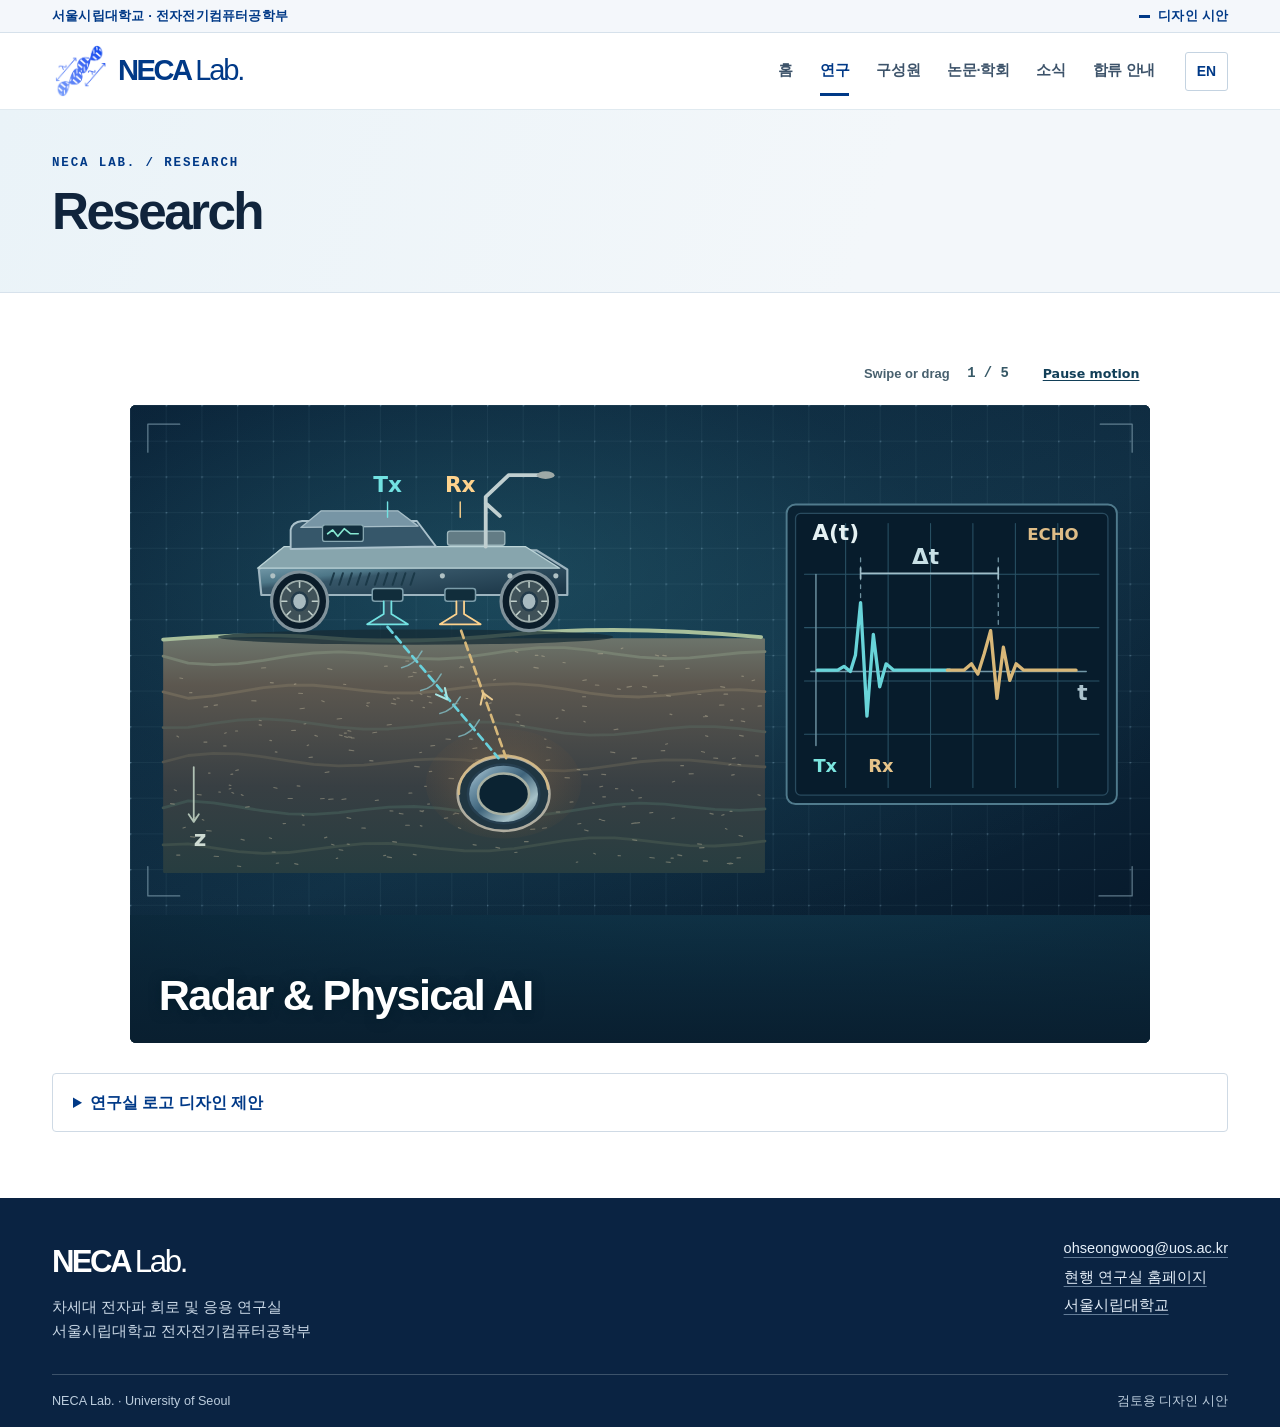
<file: preview/research.html>
<!doctype html><html lang="ko"><head><meta charset="utf-8"><meta name="viewport" content="width=device-width,initial-scale=1"><meta name="robots" content="noindex,nofollow,noarchive"><meta name="referrer" content="strict-origin-when-cross-origin"><meta name="theme-color" content="#003987"><meta name="description" content="서울시립대학교 차세대 전자파 회로 및 응용 연구실 | NECA Lab., University of Seoul."><title>NECA Lab. · 연구 / Research</title><link href="assets/site.css?v=3" rel="stylesheet"><script defer src="assets/site.js?v=3"></script><link href="assets/visual-deck.css?v=2bc188486" rel="stylesheet"><script defer src="assets/visual-deck.js?v=87546adae"></script></head>
<body data-page="research"><a class="skip" href="#main"><span class="ko" lang="ko">본문 바로가기</span><span class="en" lang="en">Skip to content</span></a><header><div class="top"><div class="wrap"><span><span class="ko" lang="ko">서울시립대학교 · 전자전기컴퓨터공학부</span><span class="en" lang="en">University of Seoul · School of Electrical and Computer Engineering</span></span><span class="preview"><i></i><span class="ko" lang="ko">디자인 시안</span><span class="en" lang="en">Design preview</span></span></div></div><div class="bar wrap"><a class="brand" href="index.html" aria-label="NECA Lab. Home"><img class="brand-mark" src="assets/neca-logo.png" alt="NECA Lab." decoding="async" fetchpriority="high"><span class="brand-word">NECA <span>Lab.</span></span></a><nav id="navigation" aria-label="메인 메뉴 / Main menu"><a href="index.html"><span class="ko" lang="ko">홈</span><span class="en" lang="en">Home</span></a><a href="research.html" aria-current="page"><span class="ko" lang="ko">연구</span><span class="en" lang="en">Research</span></a><a href="people.html"><span class="ko" lang="ko">구성원</span><span class="en" lang="en">People</span></a><a href="publications.html"><span class="ko" lang="ko">논문·학회</span><span class="en" lang="en">Publications</span></a><a href="news.html"><span class="ko" lang="ko">소식</span><span class="en" lang="en">News</span></a><a href="join.html"><span class="ko" lang="ko">합류 안내</span><span class="en" lang="en">Join</span></a></nav><div class="nav-controls"><button type="button" id="language" hidden><span class="ko" lang="en">EN</span><span class="en" lang="ko">한국어</span></button><button type="button" class="hamb" id="menu-trigger" aria-expanded="false" aria-controls="navigation" aria-label="메뉴 / Menu" hidden><span></span><span></span></button></div></div></header><main id="main"><section class="intro" lang="en"><div class="wrap"><span class="eyebrow">NECA LAB. / RESEARCH</span><h1>Research</h1></div></section><div class="wrap section areas"><div class="visual-deck" data-deck data-visual-deck lang="en" role="region" aria-roledescription="carousel" aria-label="Research gallery"><div class="vd-controls" hidden><span class="vd-hint" aria-hidden="true">Swipe or drag</span><span class="vd-index" data-deck-index aria-live="polite" aria-atomic="true"></span><button type="button" data-vd-motion aria-pressed="false">Pause motion</button></div><div class="vd-track" data-deck-track id="visual-fields-track" tabindex="0" aria-keyshortcuts="ArrowLeft ArrowRight Home End Enter Space" aria-label="Research fields. Swipe, scroll sideways or drag to browse. Use the left and right arrow keys, Home or End. Press Enter for the selected field."><article class="vd-card" data-deck-card id="radar" data-field="radar"><button type="button" class="vd-card-button" data-vd-open aria-expanded="false" aria-controls="visual-fields-radar-detail" aria-label="Radar &amp; Physical AI: show explanation"><span class="vd-art"><img src="assets/field-radar.svg?v=3aeda7950" alt="" draggable="false" width="800" height="400" decoding="async" fetchpriority='high'><svg class="vd-overlay" viewBox="0 0 800 400" preserveAspectRatio="xMidYMin meet" aria-hidden="true" focusable="false"><path d="M253 305a42 34 0 0 1 81-5" fill="none" stroke="#ffe98a" stroke-width="4" stroke-linecap="round" stroke-linejoin="round" class="art-fx accent-echo" /><path d="M202 174L289 277" fill="none" stroke="#beffff" stroke-width="6" stroke-linecap="round" stroke-linejoin="round" class="art-fx flow-first radar-down" pathLength="1" stroke-dasharray=".07 .93" /><path d="M295 277L259 175" fill="none" stroke="#ffdd90" stroke-width="6" stroke-linecap="round" stroke-linejoin="round" class="art-fx flow-late radar-return" pathLength="1" stroke-dasharray=".07 .93" /><path d="M641 208h13l6-5 5 8 5-16 5-18 5 53 5-40 5 26 5-13 6 5h41" fill="none" stroke="#ffeaa0" stroke-width="3" stroke-linecap="round" stroke-linejoin="round" class="art-fx draw-end radar-read" pathLength="1" stroke-dasharray="1" /></svg></span><span class="vd-heading">Radar &amp; Physical AI</span></button></article><article class="vd-card" data-deck-card id="rf-design" data-field="rf-design"><button type="button" class="vd-card-button" data-vd-open aria-expanded="false" aria-controls="visual-fields-rf-design-detail" aria-label="AI for RF Design: show explanation"><span class="vd-art"><img src="assets/field-rf-design.svg?v=52d60fe99" alt="" draggable="false" width="800" height="400" decoding="async" loading='lazy'><svg class="vd-overlay" viewBox="0 0 800 400" preserveAspectRatio="xMidYMin meet" aria-hidden="true" focusable="false"><path d="M123.1,186L147.8,179.5L188.2,185.2L349.5,142.8L358.7,124.1L385.4,117.1" fill="none" stroke="#fff1a8" stroke-width="5.5" stroke-linecap="round" stroke-linejoin="round" class="art-fx flow-middle rf-field" pathLength="1" stroke-dasharray=".07 .93" /><path d="M176.8,247.3L201.6,240.8L212.7,213.2L374,170.8L412.5,185.4L439.2,178.4" fill="none" stroke="#fff1a8" stroke-width="5.5" stroke-linecap="round" stroke-linejoin="round" class="art-fx flow-middle rf-field" pathLength="1" stroke-dasharray=".07 .93" /><path d="M552 225C577 225 587 216 600 191S624 157 642 168S675 198 686 218 721 225 744 224" fill="none" stroke="#dbb888" stroke-width="3" stroke-linecap="round" stroke-linejoin="round" class="art-fx draw-first rf-candidate-1" pathLength="1" stroke-dasharray="1" /><path d="M552 225C583 225 590 217 608 177S643 140 660 150S685 198 698 218 727 225 744 224" fill="none" stroke="#b8d4cb" stroke-width="3" stroke-linecap="round" stroke-linejoin="round" class="art-fx draw-middle rf-candidate-2" pathLength="1" stroke-dasharray="1" /><path d="M552 225C592 225 596 220 615 174S655 130 670 149 691 204 703 218 727 225 744 224" fill="none" stroke="#8ffbe6" stroke-width="3" stroke-linecap="round" stroke-linejoin="round" class="art-fx draw-end rf-candidate-3" pathLength="1" stroke-dasharray="1" /></svg></span><span class="vd-heading">AI for RF Design</span></button></article><article class="vd-card" data-deck-card id="interconnects" data-field="interconnects"><button type="button" class="vd-card-button" data-vd-open aria-expanded="false" aria-controls="visual-fields-interconnects-detail" aria-label="3D Chip Interconnects: show explanation"><span class="vd-art"><img src="assets/field-interconnects.svg?v=b8433cb5c" alt="" draggable="false" width="800" height="400" decoding="async" loading='lazy'><svg class="vd-overlay" viewBox="0 0 800 400" preserveAspectRatio="xMidYMin meet" aria-hidden="true" focusable="false"><path d="M256.9,250.2V322.2" fill="none" stroke="#ffe0a0" stroke-width="4" stroke-linecap="round" stroke-linejoin="round" class="art-fx flow-middle chip-through" pathLength="1" stroke-dasharray=".07 .93" /><path d="M316.3,292.2q-8 6 0 11" fill="none" stroke="#a6f3ee" stroke-width="3" stroke-linecap="round" stroke-linejoin="round" class="art-fx accent-echo" /><path d="M256.9,173.2V245.2" fill="none" stroke="#ffe0a0" stroke-width="4" stroke-linecap="round" stroke-linejoin="round" class="art-fx flow-middle chip-through" pathLength="1" stroke-dasharray=".07 .93" /><path d="M316.3,215.2q-8 6 0 11" fill="none" stroke="#a6f3ee" stroke-width="3" stroke-linecap="round" stroke-linejoin="round" class="art-fx accent-echo" /><path d="M256.9,96.2V168.2" fill="none" stroke="#ffe0a0" stroke-width="4" stroke-linecap="round" stroke-linejoin="round" class="art-fx flow-first chip-through" pathLength="1" stroke-dasharray=".07 .93" /><path d="M316.3,138.2q-8 6 0 11" fill="none" stroke="#a6f3ee" stroke-width="3" stroke-linecap="round" stroke-linejoin="round" class="art-fx accent-echo" /><path d="M520 176H568Q577 176 584 164L602 134Q607 129 617 129H741" fill="none" stroke="#ffe1a2" stroke-width="3" stroke-linecap="round" stroke-linejoin="round" class="art-fx draw-middle chip-drive" pathLength="1" stroke-dasharray="1" /><path d="M520 217H569Q580 217 588 203T605 192Q613 192 619 202T637 217H742" fill="none" stroke="#a2fbf1" stroke-width="3" stroke-linecap="round" stroke-linejoin="round" class="art-fx draw-end chip-couple" pathLength="1" stroke-dasharray="1" /></svg></span><span class="vd-heading">3D Chip Interconnects</span></button></article><article class="vd-card" data-deck-card id="plasma" data-field="plasma"><button type="button" class="vd-card-button" data-vd-open aria-expanded="false" aria-controls="visual-fields-plasma-detail" aria-label="RF for Fusion Plasmas: show explanation"><span class="vd-art"><img src="assets/field-plasma.svg?v=edfe1b2b6" alt="" draggable="false" width="800" height="400" decoding="async" loading='lazy'><svg class="vd-overlay" viewBox="0 0 800 400" preserveAspectRatio="xMidYMin meet" aria-hidden="true" focusable="false"><path d="M655 170L535 196 486 202" fill="none" stroke="#ffe69c" stroke-width="6" stroke-linecap="round" stroke-linejoin="round" class="art-fx flow-first plasma-feed" pathLength="1" stroke-dasharray=".07 .93" /><path d="M476 189Q462 202 476 215" fill="none" stroke="#ffdf90" stroke-width="3.1" stroke-linecap="round" stroke-linejoin="round" class="art-fx wave-1" /><path d="M465 181Q451 202 465 223" fill="none" stroke="#ffdf90" stroke-width="3.1" stroke-linecap="round" stroke-linejoin="round" class="art-fx wave-2" /><path d="M453 174Q439 202 453 230" fill="none" stroke="#ffdf90" stroke-width="3.1" stroke-linecap="round" stroke-linejoin="round" class="art-fx wave-3" /><path d="M441 171Q427 202 441 233" fill="none" stroke="#ffdf90" stroke-width="3.1" stroke-linecap="round" stroke-linejoin="round" class="art-fx wave-4" /></svg></span><span class="vd-heading">RF for Fusion Plasmas</span></button></article><article class="vd-card" data-deck-card id="grounded-ai" data-field="grounded-ai"><button type="button" class="vd-card-button" data-vd-open aria-expanded="false" aria-controls="visual-fields-grounded-ai-detail" aria-label="Evidence-Grounded AI: show explanation"><span class="vd-art"><img src="assets/field-grounded-ai.svg?v=f91cda1a4" alt="" draggable="false" width="800" height="400" decoding="async" loading='lazy'><svg class="vd-overlay" viewBox="0 0 800 400" preserveAspectRatio="xMidYMin meet" aria-hidden="true" focusable="false"><polygon points="76.6,196.5 274.6,168.7 279.7,207.7 81.7,235.5" fill="#d2ff77" stroke="#c2e56a" stroke-width="2" stroke-linejoin="round" class="art-fx accent-source" /><path d="M91.2,206.6L246.2,184.9" fill="none" stroke="#28643f" stroke-width="2" stroke-linecap="round" stroke-linejoin="round" class="art-fx accent-source" /><path d="M92.2,214.6L261.2,191" fill="none" stroke="#28643f" stroke-width="2" stroke-linecap="round" stroke-linejoin="round" class="art-fx accent-source" /><path d="M93.2,222.6L225.2,204.2" fill="none" stroke="#28643f" stroke-width="2" stroke-linecap="round" stroke-linejoin="round" class="art-fx accent-source" /><path d="M285 195L345 205 409 183 473 214 536 214" fill="none" stroke="#e6ff9c" stroke-width="6" stroke-linecap="round" stroke-linejoin="round" class="art-fx flow-middle ai-route" pathLength="1" stroke-dasharray=".07 .93" /><path d="M548 210H733V264H548Z" fill="none" stroke="#b8e783" stroke-width="3" stroke-linecap="round" stroke-linejoin="round" class="art-fx draw-end ai-cite" pathLength="1" stroke-dasharray="1" /><path d="M407 94L405 126 409 183" fill="none" stroke="#b9e4d9" stroke-width="4" stroke-linecap="round" stroke-linejoin="round" class="art-fx flow-first ai-query" pathLength="1" stroke-dasharray=".07 .93" /></svg></span><span class="vd-heading">Evidence-Grounded AI</span></button></article></div><section class="vd-panel" id="visual-fields-radar-detail" data-vd-panel hidden tabindex="-1" aria-labelledby="visual-fields-radar-detail-title"><h3 id="visual-fields-radar-detail-title" data-vd-result>A later echo stands out on the time trace.</h3><p>We use radio echoes to detect obstacles and structures below ground. We also study how mobile systems use sensing and communications to choose their next move.</p><a class="vd-reference" href="publications.html#conference-1">Related publication</a><button type="button" class="vd-close" data-vd-close>Close explanation</button></section><section class="vd-panel" id="visual-fields-rf-design-detail" data-vd-panel hidden tabindex="-1" aria-labelledby="visual-fields-rf-design-detail-title"><h3 id="visual-fields-rf-design-detail-title" data-vd-result>A candidate response approaches the target.</h3><p>We start with a target frequency response and use AI to propose a passive circuit layout. We compare designs in electromagnetic simulations to make better use of computing time.</p><a class="vd-reference" href="publications.html#conference-2">Related publication</a><button type="button" class="vd-close" data-vd-close>Close explanation</button></section><section class="vd-panel" id="visual-fields-interconnects-detail" data-vd-panel hidden tabindex="-1" aria-labelledby="visual-fields-interconnects-detail-title"><h3 id="visual-fields-interconnects-detail-title" data-vd-result>A smaller ripple appears on the neighboring via.</h3><p>Tiny vertical wires called through-silicon vias (TSVs) carry signals between stacked chips. We measure how high-frequency signals travel through them and model how nearby wires affect one another.</p><a class="vd-reference" href="news.html#sk-hynix-vpp">Lab announcement</a><button type="button" class="vd-close" data-vd-close>Close explanation</button></section><section class="vd-panel" id="visual-fields-plasma-detail" data-vd-panel hidden tabindex="-1" aria-labelledby="visual-fields-plasma-detail-title"><h3 id="visual-fields-plasma-detail-title" data-vd-result>Wavefronts spread into the plasma edge.</h3><p>We study antennas that launch high-power radio waves into fusion plasmas. We investigate how the antenna’s shape affects the energy transferred to the plasma.</p><a class="vd-reference" href="publications.html#conference-3">Related publication</a><button type="button" class="vd-close" data-vd-close>Close explanation</button></section><section class="vd-panel" id="visual-fields-grounded-ai-detail" data-vd-panel hidden tabindex="-1" aria-labelledby="visual-fields-grounded-ai-detail-title"><h3 id="visual-fields-grounded-ai-detail-title" data-vd-result>The same citation appears beside the answer.</h3><p>We study how AI can find the rules and guidance relevant to a question. Showing the supporting passage alongside the answer lets people check it for themselves.</p><button type="button" class="vd-close" data-vd-close>Close explanation</button></section><noscript><details class="vd-static"><summary>Radar &amp; Physical AI</summary><p>We use radio echoes to detect obstacles and structures below ground. We also study how mobile systems use sensing and communications to choose their next move.</p><a class="vd-reference" href="publications.html#conference-1">Related publication</a></details><details class="vd-static"><summary>AI for RF Design</summary><p>We start with a target frequency response and use AI to propose a passive circuit layout. We compare designs in electromagnetic simulations to make better use of computing time.</p><a class="vd-reference" href="publications.html#conference-2">Related publication</a></details><details class="vd-static"><summary>3D Chip Interconnects</summary><p>Tiny vertical wires called through-silicon vias (TSVs) carry signals between stacked chips. We measure how high-frequency signals travel through them and model how nearby wires affect one another.</p><a class="vd-reference" href="news.html#sk-hynix-vpp">Lab announcement</a></details><details class="vd-static"><summary>RF for Fusion Plasmas</summary><p>We study antennas that launch high-power radio waves into fusion plasmas. We investigate how the antenna’s shape affects the energy transferred to the plasma.</p><a class="vd-reference" href="publications.html#conference-3">Related publication</a></details><details class="vd-static"><summary>Evidence-Grounded AI</summary><p>We study how AI can find the rules and guidance relevant to a question. Showing the supporting passage alongside the answer lets people check it for themselves.</p></details></noscript></div><details class="concept"><summary><span class="ko" lang="ko">연구실 로고 디자인 제안</span><span class="en" lang="en">Lab identity design study</span></summary><div class="concept-grid"><div class="mark-tile"><img class="logo-example" src="assets/neca-logo.png" alt="NECA Lab. original mark" decoding="async" loading="lazy"><span><span class="ko" lang="ko">기존 로고</span><span class="en" lang="en">Original mark</span></span></div><div class="mark-tile"><img class="logo-example" src="assets/em-ai-study.svg" alt="Proposed symbol: perpendicular fields and a circuit trace" decoding="async" loading="lazy"><span><span class="ko" lang="ko">EM × AI · 제안안</span><span class="en" lang="en">EM × AI · concept only</span></span></div><p><span class="ko" lang="ko">전기장과 자기장의 직교 관계를 두 축으로, 전파 방향을 따라 이어지는 점을 회로·AI 연결선으로 표현했습니다. 기존 로고를 대체하지 않습니다.</span><span class="en" lang="en">Two axes represent orthogonal electric and magnetic fields. A line of circuit nodes suggests propagation and AI connections. This is a separate concept, not a replacement for the original.</span></p></div></details></div></main><footer><div class="foot-main wrap"><div><div class="foot-logo">NECA <span>Lab.</span></div><p><span class="ko" lang="ko">차세대 전자파 회로 및 응용 연구실</span><span class="en" lang="en">Next-gen. Electromagnetic Circuits and Application Lab.</span><br><span class="ko" lang="ko">서울시립대학교 전자전기컴퓨터공학부</span><span class="en" lang="en">School of Electrical and Computer Engineering, University of Seoul</span></p></div><div class="footer-links"><a href="mailto:ohseongwoog@uos.ac.kr">ohseongwoog@uos.ac.kr</a><a href="https://sites.google.com/view/necalab/home"><span class="ko" lang="ko">현행 연구실 홈페이지</span><span class="en" lang="en">Current lab website</span></a><a href="https://www.uos.ac.kr/"><span class="ko" lang="ko">서울시립대학교</span><span class="en" lang="en">University of Seoul</span></a></div></div><div class="foot-base wrap"><span>NECA Lab. · University of Seoul</span><span><span class="ko" lang="ko">검토용 디자인 시안</span><span class="en" lang="en">Website design preview</span></span></div></footer></body></html>
</file>
<file: preview/assets/site.css>
:root{--blue:#003987;--deep:#08254a;--ink:#10243c;--muted:#435970;--line:#cfdae5;--tint:#f1f6f9;--ivy:#9dc326;--green:#00723a;--mono:ui-monospace,SFMono-Regular,Consolas,"Liberation Mono",monospace;color:var(--ink);background:#fff;font-family:-apple-system,BlinkMacSystemFont,"Segoe UI",Arial,"Apple SD Gothic Neo","Malgun Gothic",sans-serif;font-size:16px;scroll-behavior:smooth}*{box-sizing:border-box}body{margin:0;line-height:1.6;-webkit-font-smoothing:antialiased;overflow-wrap:break-word}html:lang(ko) .en,html:lang(en) .ko,[hidden]{display:none!important}html:lang(ko) h1,html:lang(ko) h2,html:lang(ko) h3,html:lang(ko) p,html:lang(ko) nav{word-break:keep-all}a{color:inherit;text-decoration:none}a:hover{text-decoration:underline;text-underline-offset:.2em}a:focus-visible,button:focus-visible,select:focus-visible,input:focus-visible,summary:focus-visible{outline:3px solid #ca7900;outline-offset:3px}h1,h2,h3,p,figure{margin:0}h1,h2,h3{line-height:1.22;letter-spacing:-.05em}ul{margin:0;padding:0;list-style:none}svg,img{display:block;max-width:100%}button,input,select{font:inherit}button{cursor:pointer}button:disabled{cursor:not-allowed}.wrap{width:min(1180px,calc(100% - 104px));margin-inline:auto}.top{border-bottom:1px solid #d6e1eb;color:var(--blue);background:#f4f7fb;font-weight:650;font-size:.83rem;letter-spacing:.015em}.top .wrap{min-height:32px;display:flex;align-items:center;justify-content:space-between;gap:1rem}.preview{display:inline-flex;align-items:center;gap:.5rem;font-weight:600;white-space:nowrap}.preview i{display:block;width:11px;height:3px;background:var(--blue)}header{position:relative;z-index:5;background:#fff}.bar{min-height:76px;display:flex;align-items:center;gap:30px;position:relative}.brand{flex-shrink:0;display:inline-flex;align-items:center;gap:9px;line-height:1;color:var(--blue)}.brand:hover{text-decoration:none}.brand-mark{display:block;width:57px;max-height:52px;object-fit:contain}.brand-word,.foot-logo{font-size:1.82rem;letter-spacing:-.085em;font-weight:850;white-space:nowrap}.brand-word span,.foot-logo span{font-weight:500;letter-spacing:-.075em}nav{margin-left:auto;display:flex;align-items:stretch;gap:27px;align-self:stretch}nav a{display:flex;align-items:center;position:relative;white-space:nowrap;font-size:.92rem;font-weight:650;color:#3d536a;letter-spacing:-.025em}nav a:hover,nav a[aria-current]{text-decoration:none;color:var(--blue)}nav a[aria-current]::after{content:"";height:3px;background:var(--blue);position:absolute;bottom:13px;left:0;right:0}.nav-controls{display:flex;align-items:center;gap:8px}.nav-controls button{background:white;color:var(--blue);border:1px solid #c4d3e1;border-radius:3px;min-width:43px;min-height:39px;font-size:.87rem;font-weight:680}.hamb{display:none;align-items:center;justify-content:center;gap:4px;flex-direction:column}.hamb span{width:18px;height:2px;background:var(--blue)}.skip{position:fixed;top:-150px;left:1rem;padding:.5rem 1.1rem;background:#fff;color:var(--blue);z-index:100}.skip:focus{top:10px}.mono,.eyebrow,.doi{font-family:var(--mono)}.eyebrow{display:block;color:var(--blue);font-size:.78rem;font-weight:680;letter-spacing:.15em;line-height:1.5}.hero{position:relative;isolation:isolate;overflow:hidden;background:linear-gradient(106deg,#071f42 1%,#06356e 65%,#074681 100%);color:white}.hero:before{content:"";pointer-events:none;position:absolute;inset:0;z-index:-1;background:linear-gradient(90deg,transparent 67%,#15478045 67%,#15478045 67.12%,transparent 67.12%),linear-gradient(164deg,transparent 73%,#1c609d35 73%,#1c609d35 73.15%,transparent 73.15%)}.hero-inner{display:grid;grid-template-columns:1.08fr 1fr;gap:5.2%;align-items:center;min-height:475px;padding-block:53px 55px}.hero .eyebrow,.contact-card .eyebrow{color:#cce69c}.hero-copy{position:relative}.hero h1{font-size:clamp(2.65rem,4.1vw,4.4rem);line-height:1.19;margin:20px 0 21px;font-weight:780;letter-spacing:-.068em}.hero h1 .term{color:#b3d83d}.hero-copy>p{line-height:1.7;font-size:1.04rem;color:#e5eefc;max-width:39ch}.actions{display:flex;gap:10px;flex-wrap:wrap;margin-top:25px}.btn{display:inline-flex;align-items:center;justify-content:center;min-height:45px;padding:.6rem 1.12rem;font-size:.94rem;font-weight:720;line-height:1.4;border-radius:4px;transition:background .15s}.btn:hover{text-decoration:none}.btn.white{color:#07366f;background:#fff;border:1px solid #fff}.btn.white:hover{background:#e7f0fa}.btn.transparent{color:#eff7ff;border:1px solid #7a9bbd}.btn.transparent:hover{background:#ffffff19}.angle[aria-pressed=true]{background:#d6ee9d;color:#193520;border-color:#d6ee9d;font-weight:700}.section{padding-block:59px 66px}.sect-head{display:flex;align-items:flex-end;justify-content:space-between;gap:18px;margin-bottom:24px}.sect-head h2,.join-card h2,.join-section h2,.contact-card h2{font-size:clamp(1.7rem,3.1vw,2.65rem);margin:8px 0 0}.text-link,.doi{color:var(--blue);text-decoration:underline;text-decoration-thickness:1px;text-underline-offset:.27em;font-weight:680}.text-link{font-size:.93rem}.text-link:hover,.doi:hover{text-decoration-thickness:2px}.research-cards{display:grid;grid-template-columns:repeat(3,minmax(0,1fr));gap:24px}.research-card{display:block;min-width:0}.research-card:hover{text-decoration:none}.research-card:hover h3{text-decoration:underline;text-underline-offset:.18em}.research-card .photo,.area-image{position:relative;overflow:hidden;background:#e2eaf1;border:1px solid #d7e2eb;border-radius:5px}.photo img{width:100%;height:auto;aspect-ratio:1.83;object-fit:cover;transition:transform .22s}.research-card:hover img{transform:scale(1.02)}.research-card h3{font-size:1.23rem;line-height:1.42;letter-spacing:-.037em;margin:13px 0 5px}.research-card p,.area>div>p,.join-card p,.join-section p,.news-list article p{color:var(--muted);line-height:1.73}.research-card p{font-size:.98rem}.tint{background:var(--tint);border-top:1px solid #dce7ef;border-bottom:1px solid #dce7ef}.papers{border-top:2px solid #315d86}.paper{padding:22px 0;display:grid;grid-template-columns:162px minmax(0,1fr);gap:22px;border-bottom:1px solid var(--line);scroll-margin-top:15px}.paper-tag{display:flex;gap:4px;flex-direction:column;align-items:flex-start;line-height:1.5}.kind{font-size:.78rem;color:#075332;font-weight:720;letter-spacing:.015em}.paper-tag .mono{font-size:.82rem;color:#455b70}.paper h3{font-size:clamp(1.04rem,1.65vw,1.27rem);letter-spacing:-.026em;line-height:1.42;color:#143a63}.paper .venue{margin-top:4px;color:#3b526a;font-size:.95rem}.paper .authors,.paper-extra{color:#475e71;margin-top:4px;line-height:1.63;font-size:.94rem}.doi{display:inline-block;font-size:.83rem;letter-spacing:0;overflow-wrap:anywhere;margin-top:.4rem}.split{display:grid;grid-template-columns:minmax(0,1.4fr) minmax(0,1fr);gap:8%}.notes-list{border-top:2px solid var(--blue)}.notes-list a{display:block;padding:14px 0;border-bottom:1px solid var(--line);font-weight:650}.join-card{background:#e9f2f6;border-left:4px solid var(--green);padding:28px 30px;align-self:start}.join-card p{margin:10px 0 15px;max-width:34em}footer{background:#0a2342;color:#e6f0fa}.foot-main{display:flex;justify-content:space-between;gap:35px;padding-block:39px 31px}.foot-logo{color:#fff;font-size:1.95rem}.foot-main p,.footer-links,.foot-base{font-size:.91rem}.foot-main p{margin-top:9px;color:#cbd9e7}.footer-links{display:flex;flex-direction:column;align-items:flex-start;gap:5px}.footer-links a{text-decoration:underline;text-underline-offset:.25em;text-decoration-color:#637c97}.foot-base{border-top:1px solid #3c526a;display:flex;justify-content:space-between;gap:10px;padding-block:16px;color:#bccddd;font-size:.79rem}.intro{background:linear-gradient(108deg,#eaf3f8,#f3f7fa 68%);border-top:1px solid #e0eaf0;border-bottom:1px solid #d7e2ec}.intro .wrap{padding-block:44px 39px}.intro h1{font-weight:780;font-size:clamp(2.4rem,4vw,3.9rem);line-height:1.24;margin:.45rem 0 .6rem}.intro p{color:#3b546e;font-size:1.06rem;max-width:66ch}.area{display:grid;grid-template-columns:minmax(0,.91fr) minmax(0,1.15fr);gap:5%;align-items:center;padding:30px 0;border-bottom:1px solid var(--line);scroll-margin-top:20px}.area:first-child{padding-top:0}.area-image img{width:100%;aspect-ratio:1.65;object-fit:cover}.area h2,.pi h2,.news-list h2{font-size:clamp(1.55rem,2.7vw,2.35rem);margin:6px 0 12px}.related{margin-top:17px;border-left:2px solid #90b765;padding-left:14px}.related a{display:block;color:var(--blue);font-weight:650;font-size:.98rem;line-height:1.5}.related .eyebrow{font-size:.74rem;margin-bottom:6px}.concept{margin-top:25px;border:1px solid var(--line);padding:16px 20px;border-radius:4px}.concept summary{color:var(--blue);font-weight:700;cursor:pointer}.concept-grid{display:flex;flex-wrap:wrap;align-items:center;gap:22px;margin-top:17px}.mark-tile{border:1px solid var(--line);padding:15px;width:145px;min-height:90px;display:flex;flex-direction:column;align-items:center;justify-content:center;gap:9px;font-size:.82rem;color:var(--muted)}.logo-example{width:auto;max-height:80px;max-width:100%}.concept-grid>p{flex:1 1 250px;max-width:54ch;color:var(--muted)}.pi{display:grid;grid-template-columns:210px minmax(0,1fr);gap:32px;align-items:center;margin-bottom:47px}.pi-pic,.person-pic{background:linear-gradient(135deg,#e3edf6,#c8ddeb);display:grid;place-items:center;overflow:hidden;border:1px solid #d4e1e8;border-radius:4px}.pi-pic{aspect-ratio:4/4.5}.pi-pic img,.person-pic img{height:100%;width:100%;object-fit:contain;background:#f3f6f8}.initials{font-family:var(--mono);font-size:2.14rem;letter-spacing:-.08em;font-weight:500;color:var(--blue)}.pi .initials{font-size:3.2rem}.pi h2{margin-bottom:0}.pi .person-en{margin-bottom:10px;font-size:1.03rem}.person-en{font-size:.93rem;color:var(--muted)}.contact-line{margin:10px 0}.contact-line a,.email{color:var(--blue);font-weight:680}.people-grid{display:grid;grid-template-columns:repeat(3,minmax(0,1fr));gap:17px}.person{display:flex;gap:14px;align-items:center;padding:13px;border:1px solid var(--line);border-radius:4px}.person-pic{width:76px;height:82px;flex:none}.person h3{font-size:1.1rem;line-height:1.4;letter-spacing:-.025em}.focus{color:#085137;margin-top:5px;font-size:.88rem}.source-line{margin-top:28px}.filter-box{background:var(--tint);padding:21px 23px;border:1px solid var(--line);border-radius:5px;margin-bottom:19px}.filters{display:flex;flex-wrap:wrap;gap:6px;margin-bottom:15px}.filters button,.reset{color:var(--blue);font-weight:670;border:1px solid #a6bbcb;background:#fff;border-radius:4px;padding:.36rem .8rem;min-height:39px;font-size:.92rem}.filters button[aria-pressed=true]{background:var(--blue);color:#fff;border-color:var(--blue)}.fields{display:grid;grid-template-columns:minmax(160px,1fr) minmax(95px,160px) auto;gap:10px;align-items:end}.fields label{color:#334d65;font-size:.83rem;font-weight:700}.fields input,.fields select{display:block;width:100%;min-height:42px;margin-top:3px;padding:7px 10px;border:1px solid #9cb3c6;border-radius:4px;background-color:white;color:var(--ink);font-size:1rem;line-height:1.3}.fields select{appearance:none;background-image:url("data:image/svg+xml,%3Csvg xmlns='http://www.w3.org/2000/svg' viewBox='0 0 14 10'%3E%3Cpath d='m2 2 5 5 5-5' fill='none' stroke='%23003987' stroke-width='1.7'/%3E%3C/svg%3E");background-repeat:no-repeat;background-position:right 10px center;background-size:12px;padding-right:27px}.reset{min-height:42px}.result{font-weight:700;color:#354e64;margin:9px 0;font-size:.95rem}.yeargroup>h2{margin:0;padding:13px 0 8px;font-family:var(--mono);font-size:1.25rem;color:var(--blue);letter-spacing:-.04em}.yeargroup+.yeargroup{border-top:1px solid #7e9ab2;margin-top:10px}.catalog #empty{padding:21px;background:#f0f5f8;margin:15px 0}.news-list article{border-bottom:1px solid var(--line);padding:24px 0;max-width:900px;scroll-margin-top:12px}.news-list article:first-child{padding-top:0}.news-list h2{font-size:clamp(1.35rem,2.35vw,1.95rem);margin-bottom:8px}.join-layout{display:grid;grid-template-columns:minmax(0,1.3fr) minmax(0,1fr);gap:8%;align-items:start}.join-section{padding:18px 0 27px;border-bottom:1px solid var(--line)}.join-section:first-child{padding-top:0}.join-section h2,.contact-card h2{font-size:1.65rem}.join-section p{margin:9px 0}.contact-card{background:var(--deep);color:#fff;padding:26px;border-radius:5px}.contact-card .email{display:block;color:#eff8ff;text-decoration:underline;text-underline-offset:.2em;overflow-wrap:anywhere;margin-top:12px}.contact-card dt{font-size:.83rem;color:#c8ddeb;font-weight:750;margin-top:13px}.contact-card dd{margin:2px 0;color:#edf4f9}
@media(max-width:970px){.wrap{width:min(100% - 64px,820px)}.bar{gap:18px}nav{gap:18px}nav a{font-size:.89rem}.hero-inner{gap:4%;min-height:424px;padding-block:42px}.hero h1{font-size:clamp(2.35rem,4.3vw,3.2rem)}.people-grid{grid-template-columns:repeat(2,minmax(0,1fr))}}
@media(max-width:760px){.wrap{width:calc(100% - 38px)}.top .wrap{min-height:32px;font-size:.75rem}.top .wrap>span:first-child{line-height:1.35;max-width:74%}.bar{min-height:64px;flex-wrap:wrap;gap:0;justify-content:space-between;padding-top:8px;padding-bottom:8px}.brand-word{font-size:1.55rem}.brand-mark{max-height:43px;width:43px}nav{order:3;width:100%;margin:0;padding:6px 0;display:flex;flex-wrap:wrap;gap:4px 18px}nav a{min-height:32px}nav a[aria-current]::after{bottom:0;height:2px}.js nav:not(.open){display:none}.js .hamb{display:flex}.nav-controls{margin-left:auto}.hero-inner{grid-template-columns:1fr;gap:24px;padding-block:33px 28px}.hero h1{font-size:clamp(2.2rem,7.9vw,3.6rem);line-height:1.18;margin:13px 0}.hero-copy>p{font-size:1rem;max-width:54ch}.hero .actions{margin-top:18px}.section{padding-block:36px 42px}.sect-head{margin-bottom:18px}.research-cards{gap:15px;grid-template-columns:repeat(2,minmax(0,1fr))}.research-cards .research-card:nth-child(3){grid-column:1/-1;display:grid;grid-template-columns:minmax(0,1fr) minmax(0,1fr);align-items:center;column-gap:16px}.research-card:nth-child(3) .photo{grid-row:1/3}.research-card:nth-child(3) h3{align-self:end;margin-top:0}.research-card:nth-child(3) p{align-self:start}.split,.join-layout{grid-template-columns:1fr;gap:24px}.paper{grid-template-columns:100px minmax(0,1fr);gap:10px;padding-block:15px}.intro .wrap{padding-block:30px}.pi{grid-template-columns:135px minmax(0,1fr);gap:20px}.area{grid-template-columns:minmax(0,.9fr) minmax(0,1fr);gap:18px}.person-pic{width:60px;height:70px}.foot-main{padding-block:27px}.intro p{font-size:1rem}.section.areas{padding-top:28px}}
@media(max-width:520px){.wrap{width:calc(100% - 32px)}.hero-inner{padding-block:29px 24px;gap:21px}.eyebrow{font-size:.75rem}.section{padding-block:30px 35px}.sect-head{gap:8px}.sect-head h2,.join-card h2{font-size:1.67rem}.sect-head .text-link{font-size:.84rem;white-space:normal;text-align:right;max-width:115px}.research-cards{grid-template-columns:1fr;gap:17px}.research-cards .research-card,.research-cards .research-card:nth-child(3){display:grid;grid-template-columns:110px minmax(0,1fr);column-gap:12px;align-items:start;grid-column:auto}.research-card .photo,.research-card:nth-child(3) .photo{grid-column:1;grid-row:1/3;align-self:start}.photo img{aspect-ratio:1.07}.research-card h3,.research-card:nth-child(3) h3{margin:0 0 3px;align-self:end;font-size:1.08rem;grid-column:2}.research-card p,.research-card:nth-child(3) p{font-size:.92rem;grid-column:2;line-height:1.55}.paper{display:block}.paper-tag{display:flex;flex-direction:row;gap:8px;margin-bottom:6px}.area{display:block;padding-block:20px}.area-image{margin-bottom:15px}.area-image img{aspect-ratio:1.75}.area h2{margin-top:4px}.pi{display:grid;grid-template-columns:94px minmax(0,1fr);gap:13px;margin-bottom:27px;align-items:start}.pi h2{font-size:1.45rem}.pi-pic{height:115px}.pi .person-en,.pi p,.pi .text-link{font-size:.87rem}.pi .contact-line{margin:6px 0}.people-grid{grid-template-columns:1fr;gap:10px}.person{padding:9px 12px}.filter-box{padding:14px}.fields{grid-template-columns:1fr auto}.fields label:first-child{grid-column:1/-1}.fields .reset{padding-inline:12px}.filters{gap:4px}.filters button{font-size:.84rem;padding:.25rem .55rem}.foot-main{display:block}.footer-links{margin-top:18px}.foot-base{align-items:start;flex-wrap:wrap}.join-card,.contact-card{padding:21px}.hero-copy>p{max-width:36ch}.mark-tile{max-width:110px}.yeargroup>h2{font-size:1.1rem}}
@media(prefers-reduced-motion:reduce){:root{scroll-behavior:auto}*,*:before,*:after{transition:none!important;animation:none!important}}


.art-credit{margin:0 0 18px;color:var(--muted);font-size:.89rem}
/* Editorial home: announcements have their own first section. */
.bulletin{background:#eaf2f8;border-bottom:1px solid #ccdae5}
.bulletin .section{padding-block:38px 41px}
.bulletin-layout{display:grid;grid-template-columns:minmax(0,1.22fr) minmax(0,1fr);gap:4.6%;border-top:2px solid var(--blue)}
.bulletin-item{position:relative;min-width:0}.bulletin-item.lead{padding:23px 0 0}
.news-kicker{display:inline-block;color:#086040;font-size:.81rem;font-weight:750;line-height:1.4}
.bulletin-item h3{font-size:clamp(1.14rem,2vw,1.48rem);line-height:1.38;margin:.34rem 0 0;letter-spacing:-.035em}
.bulletin-item.lead h3{font-size:clamp(1.48rem,2.8vw,2.06rem)}
.bulletin-item.lead p{max-width:50ch;color:#334d65;margin:.5rem 0 0;line-height:1.61}
.bulletin-more .bulletin-item{padding:13px 0 14px}.bulletin-more .bulletin-item+.bulletin-item{border-top:1px solid #bfd0df}
.focus-grid{display:grid;grid-template-columns:repeat(auto-fit,minmax(190px,1fr));gap:19px}
.focus-card{min-width:0;display:block}.focus-card:hover{text-decoration:none}.focus-card:hover h3{text-decoration:underline;text-underline-offset:.2em}
.focus-art,.area-image{border:1px solid #c3d3df;border-radius:5px;background:#f1f6f9;overflow:hidden}
.focus-art img,.area-figure img{display:block;width:100%;aspect-ratio:2/1;height:auto;object-fit:contain}
.focus-copy h3{margin:.72rem 0 .3rem;font-size:1.22rem;line-height:1.38;letter-spacing:-.035em}
.focus-copy p{color:var(--muted);font-size:1rem;line-height:1.58}
.output-grid{display:grid;grid-template-columns:repeat(2,minmax(0,1fr));gap:4.6%}
.output-group{border-top:2px solid var(--blue);min-width:0}
.output-group>h3{font-size:1rem;color:var(--green);margin:.95rem 0 .35rem;line-height:1.4;letter-spacing:-.018em}
.output-group li{padding:.78rem 0 1.05rem;border-bottom:1px solid var(--line)}
.output-meta{display:block;font-size:.83rem;color:#405a72;line-height:1.5}
.output-group h4{font-size:clamp(1.03rem,1.55vw,1.2rem);line-height:1.44;letter-spacing:-.024em;color:#143a63;margin:.32rem 0 0}
.team-strip{border-left:4px solid var(--green);background:#eef4f6;padding:23px 28px;display:flex;align-items:center;justify-content:space-between;gap:25px}
.team-strip h2{font-size:clamp(1.55rem,2.6vw,2.03rem);margin:.3rem 0 0}
.team-strip p{color:var(--muted);margin-bottom:.28rem}
.area-nav{display:flex;flex-wrap:wrap;gap:.5rem;margin:0 0 22px}
.area-nav a{display:inline-block;border:1px solid #bed0df;border-radius:3px;padding:.45rem .72rem;font-size:.9rem;color:var(--blue);font-weight:650}
.area-nav a:hover{background:#eff5f9}
.pillar{align-items:center}.area-figure figcaption{font-size:.84rem;color:#405970;margin-top:.5rem;line-height:1.45}
.pillar h2{margin:0 0 .7rem}.pillar>div>p{max-width:52ch}
.pillar .related a{text-decoration:underline;text-underline-offset:.19em;text-decoration-color:#8aa1b4}
.pillar .related .eyebrow{letter-spacing:.025em}
@media(max-width:960px){.focus-grid{grid-template-columns:repeat(2,minmax(0,1fr))}.focus-grid:has(>.focus-card:nth-child(5))>.focus-card:last-child{grid-column:1/-1;display:grid;grid-template-columns:minmax(0,1fr) minmax(0,1fr);align-items:center;gap:18px}}
@media(max-width:760px){.bulletin .section{padding-block:29px 30px}.bulletin-layout,.output-grid{gap:4%}.focus-grid{gap:18px}.area-nav{margin-bottom:12px}.area-nav a{font-size:.84rem}.area-figure figcaption{font-size:.81rem}.team-strip{align-items:start}}
@media(max-width:580px){.bulletin-layout,.output-grid{display:block}.bulletin-item.lead{padding:15px 0 16px}.bulletin-more .bulletin-item{border-top:1px solid #bfd0df;padding:11px 0 12px}.bulletin-more .bulletin-item:last-child{padding-bottom:0}.bulletin-item h3{margin:.2rem 0 0}.bulletin-item.lead h3{font-size:1.45rem}.bulletin .section{padding-block:26px 28px}.focus-grid,.focus-grid:has(>.focus-card:nth-child(5))>.focus-card:last-child{display:block}.focus-grid .focus-card,.focus-grid:has(>.focus-card:nth-child(5))>.focus-card:last-child{display:grid;grid-template-columns:minmax(85px,.58fr) minmax(0,1fr);gap:13px;align-items:center;padding:12px 0;border-top:1px solid var(--line)}.focus-grid .focus-card:first-child{border-top:2px solid #315d86}.focus-copy h3{font-size:1.09rem;margin:0 0 .2rem}.focus-copy p{font-size:.94rem}.focus-art img{aspect-ratio:1.75}.output-group+.output-group{margin-top:23px}.team-strip{display:block;padding:18px}.team-strip>div+div{margin-top:10px}.area-figure{margin-bottom:16px}.area-image{margin-bottom:0}.area-figure img{aspect-ratio:2}.area-nav{gap:.4rem}.area-nav a{padding:.36rem .55rem}}
@media(min-width:961px) and (max-width:1140px){.focus-grid{grid-template-columns:repeat(6,minmax(0,1fr))}.focus-card{grid-column:span 2}.focus-grid:has(>.focus-card:nth-child(5))>.focus-card:nth-last-child(-n+2){grid-column:span 3}}
</file>
<file: preview/assets/visual-deck.css>
/* Art leads the gallery: a single landscape frame and title per card. */
.visual-deck{--vd-ink:#113248;--vd-blue:#1b5370;--vd-border:#a6bdc8;max-width:1020px;margin-inline:auto;min-width:0}
.vd-controls{display:flex;flex-wrap:wrap;align-items:center;justify-content:flex-end;gap:.45rem;margin:0 0 .58rem}
.vd-controls[hidden],.vd-panel[hidden]{display:none!important}
.vd-controls button,.vd-close{border:1px solid #8daebc;background:#fff;color:#123f58;border-radius:.3rem;min-height:44px;padding:.3rem .66rem;font:700 .9rem/1.3 system-ui,sans-serif;cursor:pointer}
.vd-controls button[aria-disabled=true],.vd-controls button:disabled{opacity:.62;cursor:default}
.vd-controls button:hover:not(:disabled),.vd-close:hover{color:#084d43;background:#eaf4ee}
.vd-controls [data-vd-motion]{margin-left:.36rem;font-size:.79rem;background:transparent;border:0;text-decoration:underline;text-underline-offset:.18em}
.vd-index{min-width:3.9rem;color:#365866;text-align:center;font:650 .87rem/1 var(--mono,monospace);white-space:nowrap}
.vd-track{display:grid;grid-auto-flow:column;grid-auto-columns:100%;gap:12px;min-width:0;overflow-x:auto;scroll-snap-type:x mandatory;overscroll-behavior-x:contain;scrollbar-color:#8ba8b8 #e8f0f3;scrollbar-width:thin;scroll-behavior:auto;padding-bottom:.32rem}
.vd-card{overflow:hidden;min-width:0;scroll-snap-align:start;border-radius:6px;background:#082737;isolation:isolate}
.vd-card-button{position:relative;display:block;text-align:left;min-height:0;width:100%;height:100%;padding:0;border:0;border-radius:inherit;color:white;background:#0b263a;cursor:pointer;font:inherit}
.vd-card-button:focus-visible{outline:4px solid #f8cb77;outline-offset:-5px}
.vd-art{position:relative;isolation:isolate;display:block;width:100%;aspect-ratio:16/10;overflow:hidden;background:radial-gradient(ellipse at 60% 44%,#183f51 0%,#0e3145 56%,#0b2638 100%)}
.vd-art::after{content:"";position:absolute;inset:auto 0 0;height:23%;background:linear-gradient(transparent,#091f30);pointer-events:none}
.vd-art img,.vd-overlay{display:block;width:100%;height:100%;max-width:none;position:absolute;inset:0;object-fit:contain;object-position:center top;pointer-events:none}
.vd-heading{display:block;position:absolute;left:clamp(.78rem,3vw,1.8rem);right:1rem;bottom:clamp(.55rem,2.1vw,1.48rem);color:#fff;font-family:inherit;font-weight:770;font-size:clamp(1.24rem,3.8vw,2.7rem);letter-spacing:-.04em;line-height:1.12;text-wrap:balance;text-shadow:0 1px 12px #041c2a;overflow-wrap:anywhere}
[data-vd-open][aria-expanded=true] .vd-heading{color:#e3f8b7}
.vd-panel{margin-top:.7rem;padding:clamp(.78rem,2vw,1.2rem);border:1px solid #a3c3ba;border-left:5px solid #00745d;background:#eff6f1;color:#163e42;border-radius:.35rem}
.vd-panel:focus{outline:2px solid #9b6a18;outline-offset:2px}
.vd-panel h3{margin:0 0 .26rem;color:#16463e;font-size:clamp(1.05rem,2vw,1.32rem);line-height:1.24}
.vd-panel p{margin:.2rem 0 .55rem;line-height:1.55;max-width:54em}
.vd-reference{display:block;width:fit-content;margin:.32rem 0;color:#124a68;font-weight:650;text-underline-offset:.2em;text-decoration:underline;font-size:.88rem}
.vd-close{margin-top:.3rem;min-height:44px}.vd-static{margin:.45rem 0;padding:.5rem .7rem;border:1px solid #9bb8c6}.vd-static summary{cursor:pointer;font-weight:700}.vd-static p{margin:.5rem 0}
.vd-art .art-fx{opacity:0;pointer-events:none}
.vd-art .flow-first{--vd-seq:vd-flow-first}.vd-art .flow-middle{--vd-seq:vd-flow-middle}.vd-art .flow-late{--vd-seq:vd-flow-late}
.vd-art .draw-first{--vd-seq:vd-draw-first}.vd-art .draw-middle{--vd-seq:vd-draw-middle}.vd-art .draw-end{--vd-seq:vd-draw-end}
.vd-art .accent-source{--vd-seq:vd-accent-source}.vd-art .accent-echo{--vd-seq:vd-accent-echo}
.vd-art .wave-1{--vd-seq:vd-wave-1}.vd-art .wave-2{--vd-seq:vd-wave-2}.vd-art .wave-3{--vd-seq:vd-wave-3}.vd-art .wave-4{--vd-seq:vd-wave-4}
[data-vd-loop=true] .vd-art .art-fx{animation:var(--vd-seq,none) 6s ease-in-out infinite both}
[data-vd-reveal=true] .vd-art :is(.draw-end,.wave-4,.accent-echo){opacity:.95;stroke-dashoffset:0;animation:none}
/* Deliberate taps replay a faster, named sequence distinct from the ambient loop. */
[data-vd-play=true] .vd-art .art-fx{opacity:0;animation:var(--vd-hit,none) 2.65s ease-in-out both}
[data-vd-play=true] [class~="radar-down"],[data-vd-play=true] [class~="plasma-feed"],[data-vd-play=true] [class~="ai-query"]{--vd-hit:vd-hit-launch}
[data-vd-play=true] [class~="radar-return"],[data-vd-play=true] [class~="rf-field"],[data-vd-play=true] [class~="chip-through"],[data-vd-play=true] [class~="ai-route"]{--vd-hit:vd-hit-travel}
[data-vd-play=true] [class~="rf-candidate-1"],[data-vd-play=true] [class~="chip-drive"]{--vd-hit:vd-hit-early-plot}
[data-vd-play=true] [class~="rf-candidate-2"]{--vd-hit:vd-hit-middle-plot}
[data-vd-play=true] :is(.radar-read,.rf-candidate-3,.chip-couple,.ai-cite){--vd-hit:vd-hit-result}
[data-vd-play=true] .accent-echo{--vd-hit:vd-hit-echo}
[data-vd-play=true] .wave-1{--vd-hit:vd-hit-wave-1}[data-vd-play=true] .wave-2{--vd-hit:vd-hit-wave-2}
[data-vd-play=true] .wave-3{--vd-hit:vd-hit-wave-3}[data-vd-play=true] .wave-4{--vd-hit:vd-hit-wave-4}
@keyframes vd-hit-launch{0%,33%,100%{opacity:0}7%,28%{opacity:1}0%{stroke-dashoffset:.1}33%,100%{stroke-dashoffset:-.95}}
@keyframes vd-hit-travel{0%,29%,65%,100%{opacity:0}34%,57%{opacity:1}0%,29%{stroke-dashoffset:.08}65%,100%{stroke-dashoffset:-.95}}
@keyframes vd-hit-echo{0%,31%,57%,100%{opacity:0}41%,50%{opacity:1}}
@keyframes vd-hit-early-plot{0%,29%,100%{opacity:0}39%,89%{opacity:.8}0%,29%{stroke-dashoffset:1}52%,100%{stroke-dashoffset:0}}
@keyframes vd-hit-middle-plot{0%,46%,100%{opacity:0}56%,93%{opacity:.9}0%,46%{stroke-dashoffset:1}74%,100%{stroke-dashoffset:0}}
@keyframes vd-hit-result{0%,56%{opacity:0;stroke-dashoffset:1}66%{opacity:1}90%,100%{opacity:1;stroke-dashoffset:0}}
@keyframes vd-hit-wave-1{0%,28%,62%,100%{opacity:0}39%,53%{opacity:1}}
@keyframes vd-hit-wave-2{0%,40%,73%,100%{opacity:0}49%,63%{opacity:1}}
@keyframes vd-hit-wave-3{0%,52%,88%,100%{opacity:0}64%,77%{opacity:1}}
@keyframes vd-hit-wave-4{0%,62%{opacity:0}77%,100%{opacity:1}}
@keyframes vd-flow-first{0%,25%,100%{opacity:0}5%,19%{opacity:1}0%{stroke-dashoffset:.13}25%,100%{stroke-dashoffset:-.95}}
@keyframes vd-flow-middle{0%,14%,41%,100%{opacity:0}19%,35%{opacity:.91}0%,14%{stroke-dashoffset:.1}41%,100%{stroke-dashoffset:-.96}}
@keyframes vd-flow-late{0%,23%,49%,100%{opacity:0}29%,42%{opacity:1}0%,23%{stroke-dashoffset:.1}49%,100%{stroke-dashoffset:-.95}}
@keyframes vd-draw-first{0%,11%,55%,100%{opacity:0}17%,48%{opacity:.75}0%,11%{stroke-dashoffset:1}31%,100%{stroke-dashoffset:0}}
@keyframes vd-draw-middle{0%,23%,64%,100%{opacity:0}28%,57%{opacity:.83}0%,23%{stroke-dashoffset:1}43%,100%{stroke-dashoffset:0}}
@keyframes vd-draw-end{0%,33%,77%,100%{opacity:0}41%,66%{opacity:1}0%,33%{stroke-dashoffset:1}55%,100%{stroke-dashoffset:0}}
@keyframes vd-accent-source{0%,27%,100%{opacity:0}7%,18%{opacity:.83}}
@keyframes vd-accent-echo{0%,16%,44%,100%{opacity:0}24%,35%{opacity:.92}}
@keyframes vd-wave-1{0%,14%,41%,100%{opacity:0}22%,32%{opacity:.9}}
@keyframes vd-wave-2{0%,22%,49%,100%{opacity:0}31%,40%{opacity:.87}}
@keyframes vd-wave-3{0%,30%,57%,100%{opacity:0}38%,47%{opacity:.85}}
@keyframes vd-wave-4{0%,38%,68%,100%{opacity:0}46%,55%{opacity:.95}}
@media(max-width:600px){.vd-track{grid-auto-columns:calc(100% - 23px);gap:9px}.vd-heading{left:.72rem;bottom:.56rem}.vd-controls{gap:.25rem}.vd-controls button,.vd-close{font-size:.84rem}.vd-art::after{height:24%}}
@media(prefers-reduced-motion:reduce){.visual-deck *{scroll-behavior:auto!important}.vd-art .art-fx{animation:none!important}}

/* Home alone uses native 3:4 artwork with a narrow glimpse of the next card. */
.vd-portrait{
 --vd-peek:39px;--vd-home-gap:12px;
 width:min(100%,calc(425px + var(--vd-peek)));max-width:none;
 width:min(100%,calc(425px + var(--vd-peek)),calc(52svh + var(--vd-peek)));
}
.vd-portrait .vd-controls{justify-content:flex-start;gap:.35rem;margin:0 0 .55rem}
.vd-portrait .vd-controls button{background:#092538;color:#e3f4f5;border-color:#6e93a9}
.vd-portrait .vd-controls button:hover:not(:disabled){background:#18465b;color:#f0f7f9}
.vd-portrait .vd-controls [data-vd-motion]{background:transparent;border:0;color:#ccdfed;margin:0;padding-inline:.25rem}
.vd-portrait .vd-index{color:#d2e6f0;min-width:3.6rem}
.vd-portrait .vd-track{
 grid-template-columns:repeat(var(--vd-card-total,5),calc(100% - var(--vd-peek))) calc(var(--vd-peek) - var(--vd-home-gap));
 gap:var(--vd-home-gap);scrollbar-color:#8cabbc #112d46;padding-bottom:.4rem;
}
.vd-portrait .vd-track::after{content:"";display:block;min-width:0}
.vd-portrait .vd-card{border-radius:12px;box-shadow:inset 0 0 0 1px #71a4b364}
.vd-portrait .vd-art{aspect-ratio:3/4}
.vd-portrait .vd-art::after{height:13%;background:linear-gradient(transparent,#061c2b 86%)}
.vd-portrait .vd-heading{
 left:clamp(.75rem,2.1vw,1.32rem);right:clamp(.55rem,1.4vw,1.15rem);
 bottom:clamp(.58rem,1.4vw,1.04rem);font-size:clamp(1.04rem,2.05vw,1.92rem);
 font-weight:780;letter-spacing:-.042em;line-height:1.13;text-wrap:pretty;
}
.vd-portrait .vd-card-button:focus-visible{outline-offset:-4px;border-radius:12px}
.vd-portrait [data-vd-current=false] .vd-art{opacity:.75}
.vd-portrait .vd-card[data-vd-current=false] .vd-heading{opacity:.74}
.vd-portrait .vd-panel{margin-right:var(--vd-peek)}
@media(max-width:760px){
 .vd-portrait{--vd-peek:30px;--vd-home-gap:9px;width:min(100%,calc(340px + var(--vd-peek)));width:min(100%,calc(340px + var(--vd-peek)),calc(46svh + var(--vd-peek)))}
 .vd-portrait .vd-heading{font-size:clamp(1.04rem,3.82vw,1.5rem)}
 .vd-portrait .vd-controls button,.vd-portrait .vd-index{font-size:.79rem}
}
@media(max-width:345px){.vd-portrait .vd-controls{gap:.22rem}.vd-portrait .vd-controls button{padding-inline:.42rem}.vd-portrait .vd-index{min-width:2.7rem}}

/* Drag is an enhancement for mice only; touch, trackpad and page scroll remain native. */
.vd-hint{color:#48606e;font-size:.81rem;font-weight:590;white-space:nowrap}
.vd-portrait .vd-hint{color:#c4dce8}
.vd-track{touch-action:pan-x pan-y pinch-zoom;overscroll-behavior-y:auto}
.vd-track:focus-visible{outline:3px solid #bc751d;outline-offset:3px}
.vd-card-button{-webkit-user-select:none;user-select:none}
.vd-art img{-webkit-user-drag:none}
.vd-track[data-vd-dragging=true]{scroll-snap-type:none;scroll-behavior:auto}
@media(any-pointer:fine){.vd-card-button{cursor:grab}.vd-track[data-vd-dragging=true],.vd-track[data-vd-dragging=true] .vd-card-button{cursor:grabbing}}
</file>
<file: preview/assets/home.css>
/* The home masthead pairs a typeset lab name with the five portrait field plates. */
body[data-page=index] .hero{
  background:radial-gradient(ellipse at 70% 54%,#143f55 0,transparent 58%),linear-gradient(108deg,#071e32 8%,#0b2d47 62%,#102f48);
  border-bottom:1px solid #234b60;
}
body[data-page=index] .hero:before{
  background:linear-gradient(90deg,transparent 48%,#a6cdce09 48%,#a6cdce09 48.1%,transparent 48.1%);
}
.hero .hero-inner{
  width:min(1210px,calc(100% - 96px));display:grid;grid-template-columns:minmax(0,.77fr) minmax(0,1.23fr);
  gap:clamp(24px,4.6vw,70px);align-items:center;min-height:0;padding-block:clamp(18px,3.3vh,38px);
}
.hero .hero-copy{min-width:0;max-width:30rem;padding-inline:0}
.hero .hero-copy>.eyebrow{position:relative;padding-inline-start:27px;color:#cde8b7;font-size:clamp(.7rem,.82vw,.83rem);letter-spacing:.19em}
.hero .hero-copy>.eyebrow:before{content:"";position:absolute;left:0;top:50%;width:17px;height:2px;background:#c4e5a1}
.hero .hero-wordmark{
  margin:clamp(12px,2.5vh,26px) 0 17px;font-size:clamp(4.3rem,8.9vw,8.5rem);font-weight:770;
  line-height:.89;letter-spacing:-.09em;color:#fbfcfe;white-space:nowrap;
}
.hero-wordmark .word,.hero-wordmark .lab{display:block}
.hero .hero-wordmark .lab{color:#d3e6ee;font-weight:590}
.hero .hero-wordmark .term{color:#b7df70}
.hero .hero-fullname{color:#f1f6fa;font-size:clamp(1.11rem,1.8vw,1.56rem);line-height:1.33;letter-spacing:-.035em;font-weight:650;max-width:28ch}
.hero .hero-story{margin:.78rem 0 0;max-width:40ch;color:#bcd2de;font-size:clamp(.94rem,1.13vw,1.05rem);line-height:1.55}
.hero .hero-research-link{display:inline-flex;align-items:center;gap:12px;color:#e4f3d0;min-height:44px;line-height:1.3;margin-top:15px;font-size:.94rem;font-weight:670;text-decoration:underline;text-underline-offset:.32em;text-decoration-thickness:1px}
.hero-research-link b{font-weight:500;font-size:1.25em}
.hero-gallery{min-width:0;max-width:100%;scroll-margin-top:.7rem}
.hero-gallery .vd-panel{color:#173f40}
@media(max-width:970px){.hero .hero-inner{width:calc(100% - 64px);gap:24px;grid-template-columns:minmax(0,.8fr) minmax(0,1.2fr)}}
@media(max-width:760px){
  .hero .hero-inner{width:calc(100% - 38px);grid-template-columns:minmax(0,1fr);gap:12px;padding-block:19px 16px}
  .hero .hero-copy{max-width:none}.hero .hero-wordmark{margin:9px 0 6px;font-size:clamp(3.15rem,10.6vw,4.3rem);line-height:.94}
  .hero-wordmark .word,.hero-wordmark .lab{display:inline}
  .hero .hero-fullname{font-size:clamp(.93rem,3.15vw,1.13rem);max-width:none}
  .hero .hero-story{display:none}.hero .hero-research-link{font-size:.84rem;min-height:35px;margin:1px 0 -5px}
}
@media(max-width:520px){.hero .hero-inner{width:calc(100% - 32px);gap:9px;padding-block:14px 14px}}
</file>
<file: preview/assets/micro-labs.css>
/* Bottom-of-page teaching puzzles: three native controls per card. */
.micro-puzzles{--puzzle-ink:#15374a;--puzzle-muted:#425f6e;--puzzle-reach:#166255;background:#e9f2f1;border-top:1px solid #cadcda;color:var(--puzzle-ink)}
.puzzles-heading{margin-bottom:1.1rem}
.puzzles-heading p{margin:0 0 .22rem;font:750 .75rem/1.25 var(--mono,monospace);letter-spacing:.155em;color:#265a61}
.puzzles-heading h2{margin:0;font-size:clamp(1.52rem,3vw,2.46rem);letter-spacing:-.04em;line-height:1.14}
.puzzles-grid{display:grid;grid-template-columns:repeat(2,minmax(0,1fr));gap:clamp(.65rem,2vw,1.16rem);align-items:stretch}
.puzzle-card{position:relative;min-width:0;display:flex;flex-direction:column;padding:clamp(.75rem,2vw,1.24rem);background:#fff;border:1px solid #a9c6c6;border-radius:.56rem;scroll-margin-top:1rem}
.micro-alias{position:absolute;top:0;left:0;width:1px;height:1px;display:block;scroll-margin-top:1rem}
.puzzle-card-head{display:flex;align-items:center;gap:.55rem;margin:0}
.puzzle-card-head h3{margin:0;font-size:clamp(1.17rem,2.2vw,1.51rem);line-height:1.24;letter-spacing:-.033em;overflow-wrap:anywhere}
.puzzle-badge{padding:.23rem .37rem;border:1px solid #69a49d;border-radius:.24rem;background:#e7f3ee;color:#17584e;font:750 .74rem/1.25 var(--mono,monospace)}
.puzzle-help,.puzzle-note{color:var(--puzzle-muted);font-size:.88rem;line-height:1.48}
.puzzle-help{min-height:3.2em;margin:.48rem 0 .65rem}
.puzzle-note{margin:.72rem 0 0;font-size:.76rem}
.puzzle-stage{display:grid;gap:.33rem;padding:.53rem .63rem .62rem;background:#0d293d;color:#ecf6fa;border-radius:.35rem;min-width:0}
.puzzle-diagram{display:block;width:100%;height:74px;max-width:100%;overflow:visible}
.puzzle-score-grid{display:grid;grid-template-columns:repeat(3,minmax(0,1fr));gap:.45rem}
.puzzle-score{display:grid;gap:.16rem;min-width:0;color:#d5e9f0;font-size:.73rem;line-height:1.2;font-weight:650}
.puzzle-score strong{font:750 .92rem/1.3 var(--mono,monospace);color:#fff}
.puzzle-target-label{color:#aee5ca;font-size:.68rem;line-height:1.25;overflow-wrap:anywhere;min-height:1.3em}
.puzzle-rf-score{grid-template-columns:1fr auto;align-items:center}
.puzzle-rf-score .puzzle-track,.puzzle-rf-score .puzzle-target-label{grid-column:1/-1}
.puzzle-track{height:8px;position:relative;isolation:isolate;border-radius:5px;background:#577180;margin:.12rem .1rem}
.puzzle-track [data-target]{position:absolute;top:0;bottom:0;border-radius:2px;background:#8ae6b2;min-width:3px}
.puzzle-track [data-marker]{position:absolute;top:-3px;bottom:-3px;width:4px;border-radius:2px;background:#fff;transform:translateX(-50%);outline:1px solid #123747}
.puzzle-track [data-marker][data-pass=true]{background:#d9fff0}
.puzzle-outcome{margin:.47rem 0 .32rem;padding:.32rem .55rem;min-height:2.1em;border-left:3px solid #659798;background:#eef4f5;color:#204d52;font-size:.84rem;font-weight:700;line-height:1.35}
.puzzle-card[data-state=goal] .puzzle-outcome{border-color:#16795b;background:#e7f6eb;color:#075344}
.puzzle-card[data-state=weak] .puzzle-outcome,.puzzle-card[data-state=strong] .puzzle-outcome{border-color:#b7814b;background:#f9f2e9;color:#6c471e}
.puzzle-knobs{display:grid;gap:.42rem;margin-top:.25rem}
.puzzle-knob{min-width:0;display:grid;gap:.03rem;border-bottom:1px solid #e3edeb;padding-bottom:.4rem}
.puzzle-knob-line,.puzzle-knob-scale{display:flex;justify-content:space-between;align-items:baseline;gap:.36rem;line-height:1.22}
.puzzle-knob-line label{font-weight:730;font-size:.87rem}
.puzzle-knob-line output{color:#145d52;font:700 .83rem/1.3 var(--mono,monospace);white-space:nowrap}
.puzzle-knob-scale{color:#456375;font-size:.7rem;font-weight:600}
.puzzle-knob-scale [data-knob-hint]{text-align:center;color:#086350;font-weight:750}
.puzzle-knob input[type=range]{--fill:0%;appearance:none;-webkit-appearance:none;display:block;margin:0;width:100%;min-width:0;height:44px;touch-action:none;background:transparent;cursor:grab}
.puzzle-knob input[type=range]:active{cursor:grabbing}
.puzzle-knob input[type=range]:focus-visible{outline:3px solid #a96b25;outline-offset:2px;border-radius:5px}
.puzzle-knob input[type=range]::-webkit-slider-runnable-track{height:7px;border-radius:20px;background:linear-gradient(to right,#157761 0 var(--fill),#a9bec1 var(--fill) 100%)}
.puzzle-knob input[type=range]::-moz-range-track{height:7px;border-radius:20px;background:linear-gradient(to right,#157761 0 var(--fill),#a9bec1 var(--fill) 100%)}
.puzzle-knob input[type=range]::-webkit-slider-thumb{width:22px;height:22px;margin-top:-7.5px;appearance:none;-webkit-appearance:none;border:2px solid #f4ffff;border-radius:50%;background:#136754;box-shadow:0 0 0 1px #125746}
.puzzle-knob input[type=range]::-moz-range-thumb{width:18px;height:18px;border:2px solid #f4ffff;border-radius:50%;background:#136754;box-shadow:0 0 0 1px #125746}
@media(max-width:760px){.puzzles-grid{grid-template-columns:minmax(0,1fr)}.puzzle-help{min-height:0}.puzzle-stage{padding:.48rem .55rem}.puzzle-diagram{height:60px}}
@media(max-width:360px){.puzzle-target-label{font-size:.64rem}.puzzle-knob-scale{font-size:.65rem}.puzzle-card{padding:.66rem}}
/* Only puzzle jump links bypass the site's default smooth anchor scrolling. */
:root:has(.puzzle-card:target,.micro-alias:target,.micro-puzzles:target){scroll-behavior:auto}
.puzzles-heading,.puzzle-card-head{background:transparent;position:static;z-index:auto}
</file>
